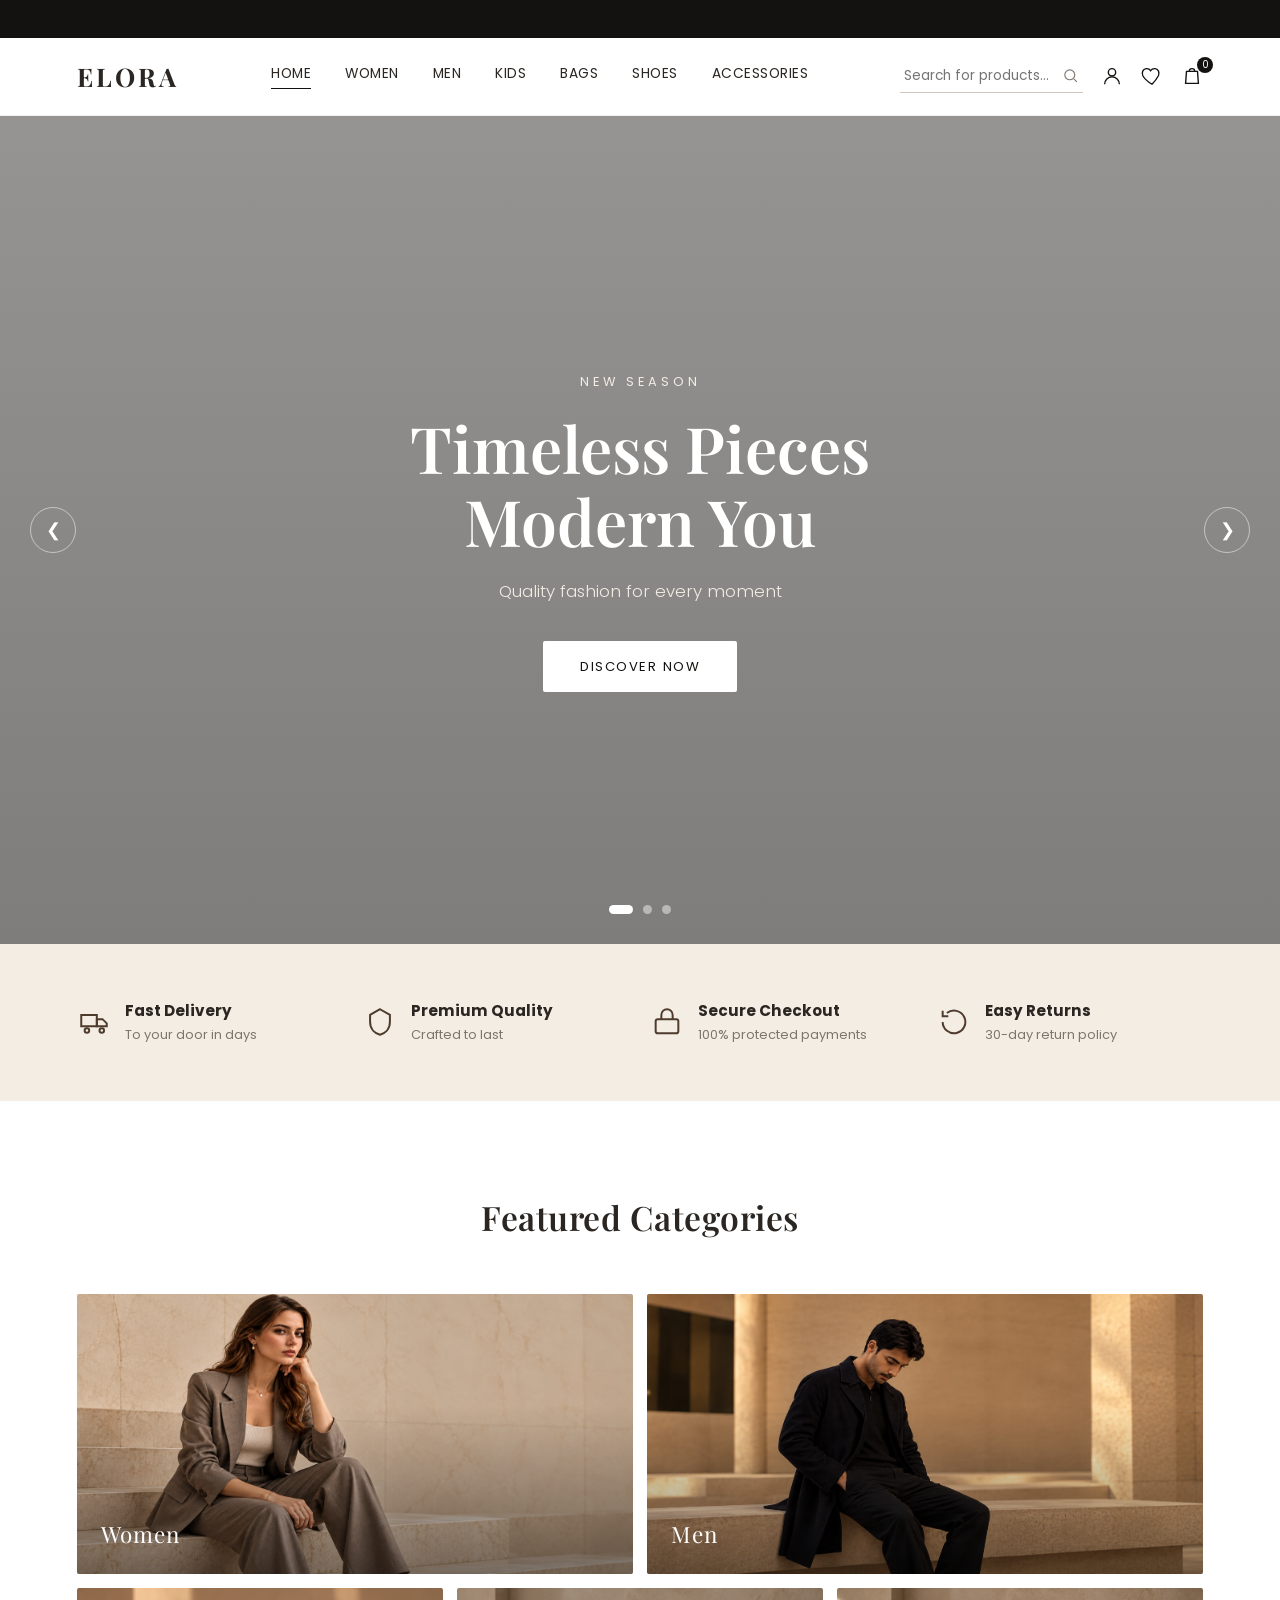
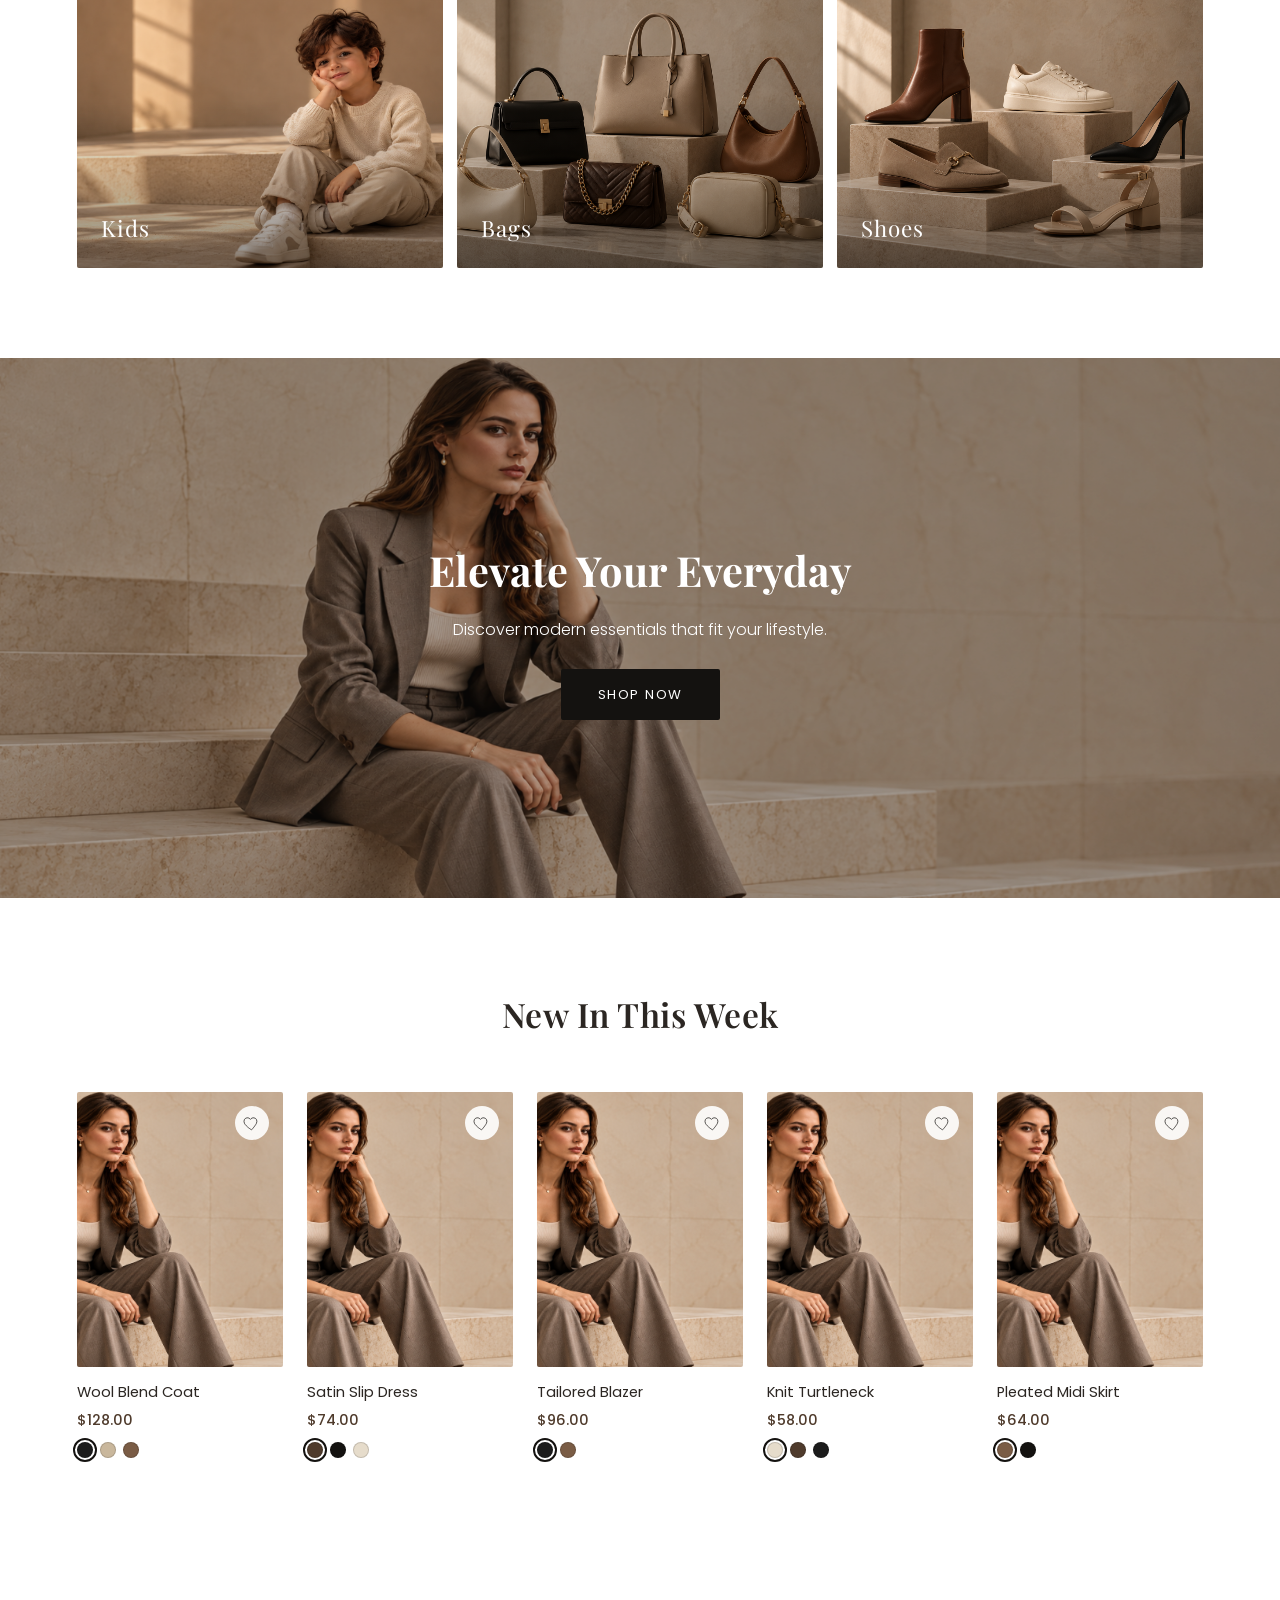
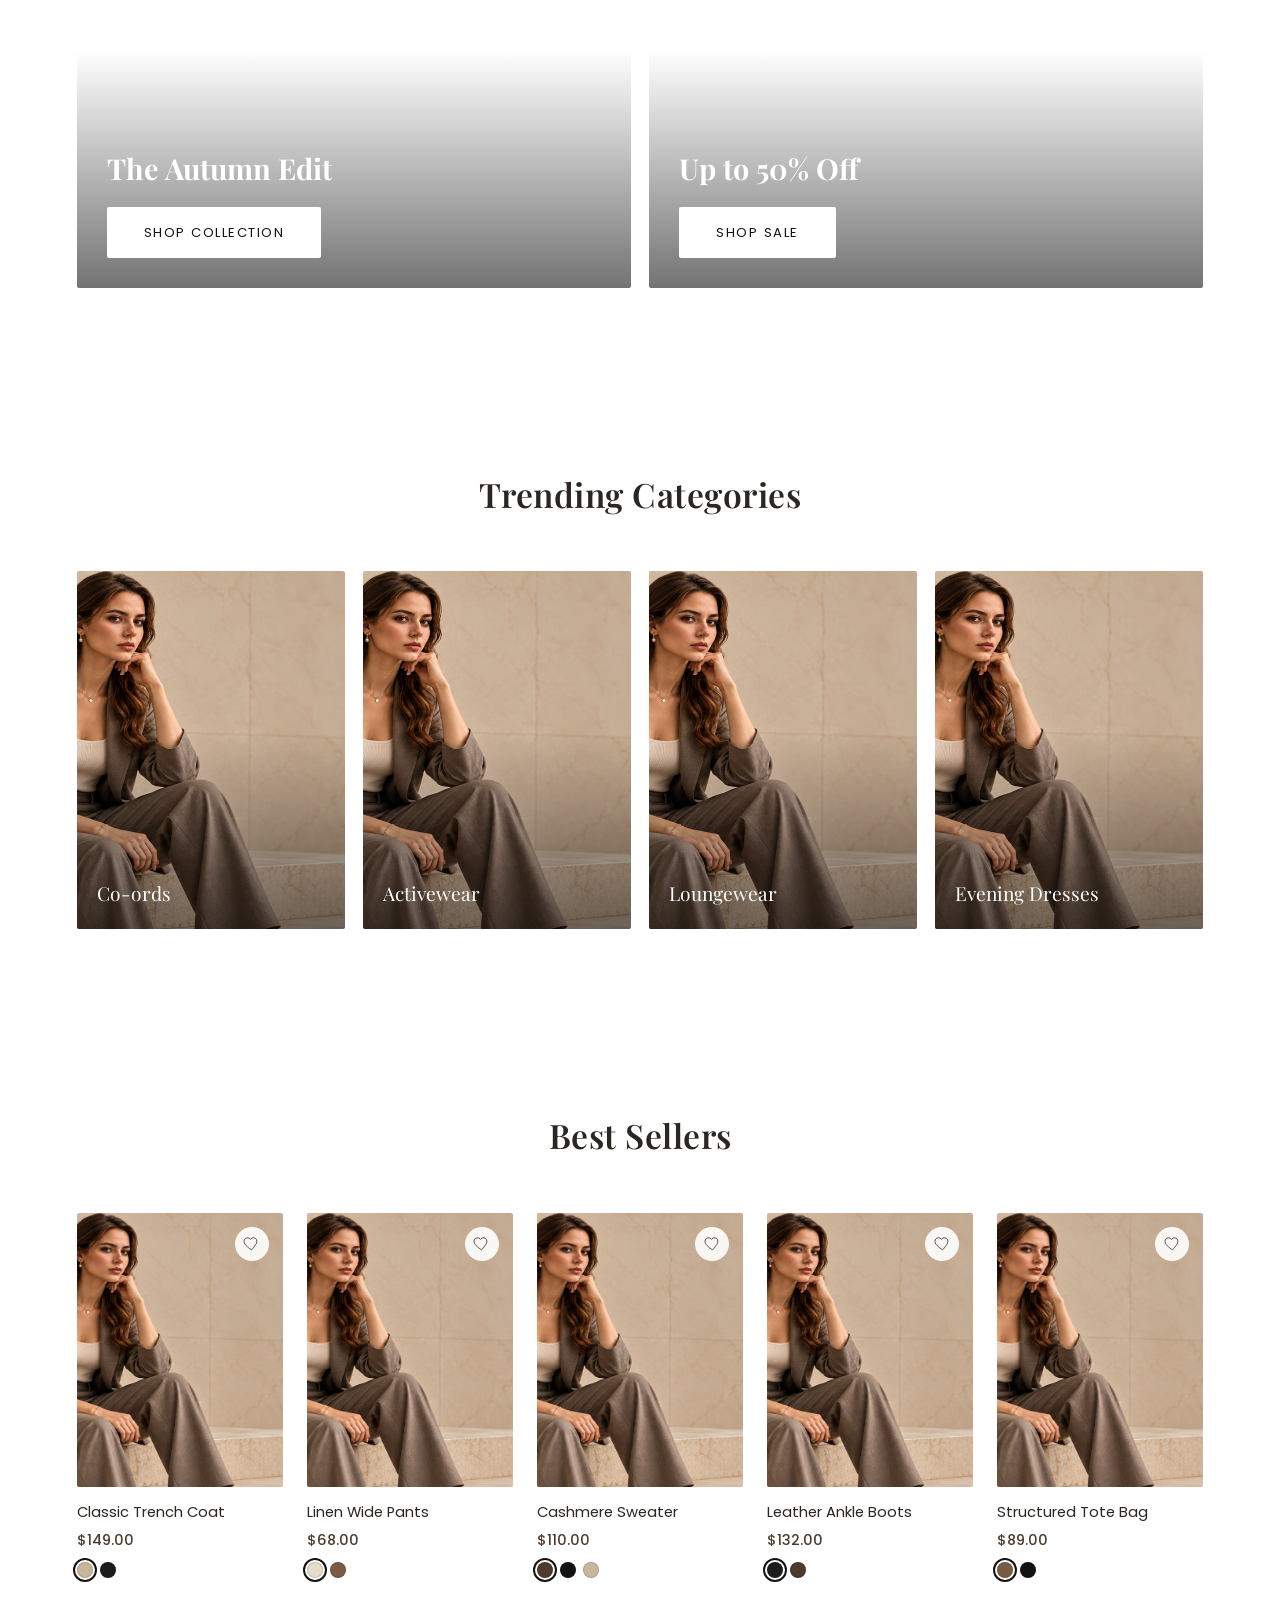
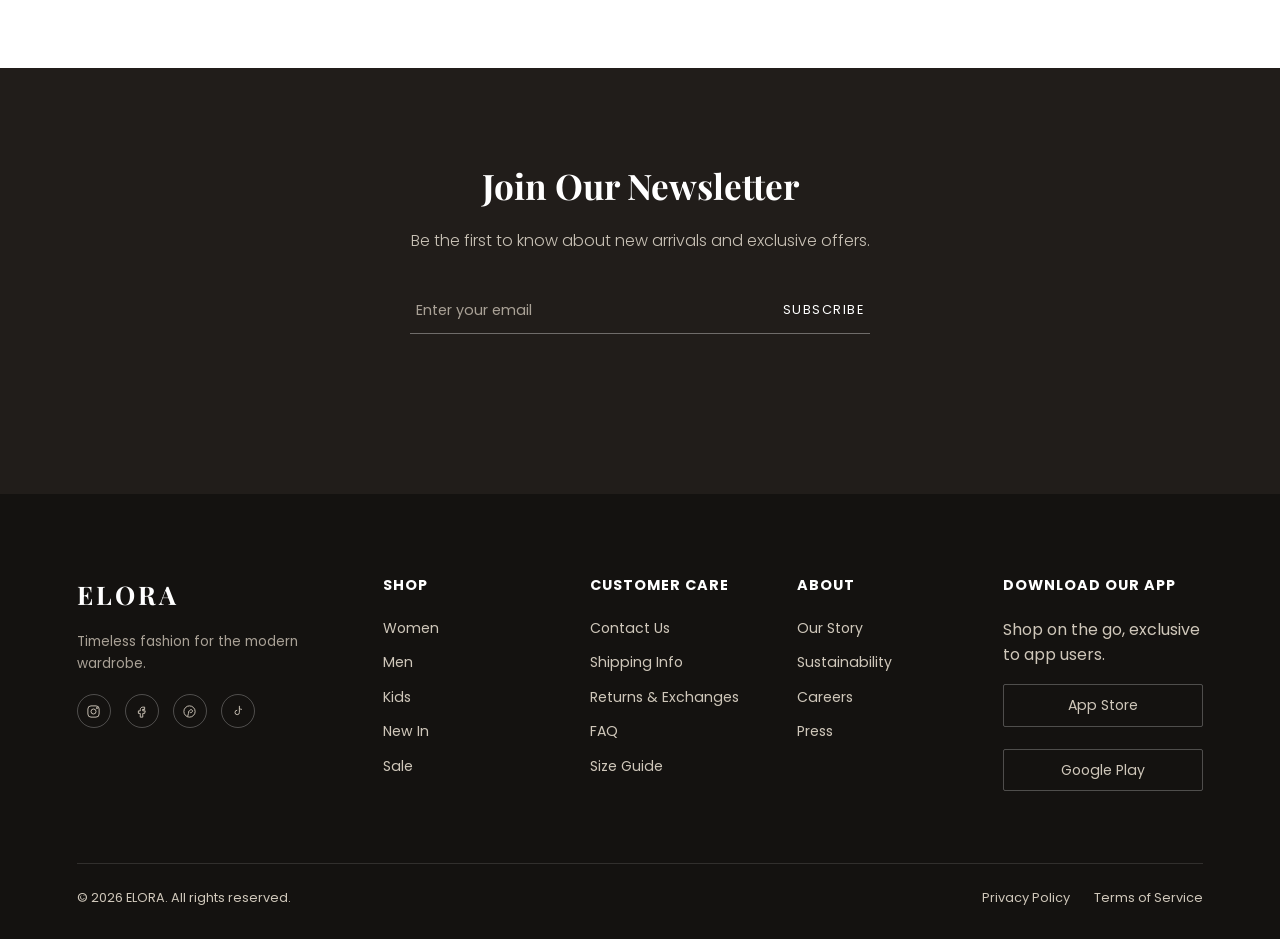
<file: index.html>
<!DOCTYPE html>
<html lang="en">
<head>
<meta charset="UTF-8">
<meta name="viewport" content="width=device-width, initial-scale=1.0">
<title>ELORA | Timeless Fashion</title>
<link rel="preconnect" href="https://fonts.googleapis.com">
<link href="https://fonts.googleapis.com/css2?family=Playfair+Display:wght@400;500;600;700;800&family=Poppins:wght@300;400;500;600&display=swap" rel="stylesheet">
<link rel="stylesheet" href="style.css">
</head>
<body>

<!-- Top Bar -->
<div class="topbar">
  <div class="topbar-track">
    <span>Free shipping on orders over $50</span>
    <span>15% off for new users</span>
    <span>Download our app</span>
    <span>Free shipping on orders over $50</span>
    <span>15% off for new users</span>
    <span>Download our app</span>
  </div>
</div>

<!-- Navbar -->
<header class="navbar" id="navbar">
  <div class="nav-container">
    <button class="menu-toggle" id="menuToggle" aria-label="Open menu" aria-expanded="false">
      <span></span><span></span><span></span>
    </button>

    <a class="logo" href="index.html" aria-label="ELORA home">ELORA</a>

    <nav class="nav-links" id="navLinks" aria-label="Main navigation">
      <a href="index.html" class="active" aria-current="page">Home</a>
      <a href="women.html">Women</a>
      <a href="men.html" aria-label="Men collection">Men</a>
      <a href="kids.html" aria-label="Kids collection">Kids</a>
      <a href="bags.html" aria-label="Bags collection">Bags</a>
      <a href="shoes.html" aria-label="Shoes collection">Shoes</a>
      <a href="accessories.html" aria-label="Accessories collection">Accessories</a>
    </nav>

    <div class="nav-actions">
      <div class="search-box">
        <input type="text" placeholder="Search for products...">
        <svg viewBox="0 0 24 24" fill="none" stroke="currentColor" stroke-width="1.6"><circle cx="11" cy="11" r="7"/><line x1="21" y1="21" x2="16.65" y2="16.65"/></svg>
      </div>
      <button class="icon-btn" aria-label="Account">
        <svg viewBox="0 0 24 24" fill="none" stroke="currentColor" stroke-width="1.5"><circle cx="12" cy="8" r="4"/><path d="M4 21c0-4.4 3.6-8 8-8s8 3.6 8 8"/></svg>
      </button>
      <button class="icon-btn" aria-label="Wishlist">
        <svg viewBox="0 0 24 24" fill="none" stroke="currentColor" stroke-width="1.5"><path d="M12 21s-7.5-4.6-10-9.3C.5 8 2 4.5 5.5 4c2-.3 3.9.6 5 2.2C11.6 4.6 13.5 3.7 15.5 4 19 4.5 20.5 8 19 11.7 16.5 16.4 12 21 12 21z"/></svg>
      </button>
      <button class="icon-btn bag-btn" aria-label="Shopping bag, 0 items">
        <svg viewBox="0 0 24 24" fill="none" stroke="currentColor" stroke-width="1.5"><path d="M6 7h12l1 13H5L6 7z"/><path d="M9 7a3 3 0 0 1 6 0"/></svg>
        <span class="bag-count">0</span>
      </button>
    </div>
  </div>
</header>

<!-- Hero -->
<section class="hero" id="hero">
  <div class="hero-slides">
    <div class="hero-slide active" style="background-image:url('https://images.unsplash.com/photo-1490481651871-ab68de25d43d?q=80&w=1600&auto=format&fit=crop')"></div>
    <div class="hero-slide" style="background-image:url('https://images.unsplash.com/photo-1483985988355-763728e1935b?q=80&w=1600&auto=format&fit=crop')"></div>
    <div class="hero-slide" style="background-image:url('https://images.unsplash.com/photo-1441984904996-e0b6ba687e04?q=80&w=1600&auto=format&fit=crop')"></div>
  </div>
  <div class="hero-overlay"></div>

  <div class="hero-content">
    <span class="hero-tag">NEW SEASON</span>
    <h1>Timeless Pieces<br>Modern You</h1>
    <p>Quality fashion for every moment</p>
    <a href="#new-in" class="btn btn-light">Discover Now</a>
  </div>

  <button class="hero-arrow hero-prev" aria-label="Previous slide">&#10094;</button>
  <button class="hero-arrow hero-next" aria-label="Next slide">&#10095;</button>

  <div class="hero-dots" id="heroDots"></div>
</section>

<!-- Features Bar -->
<section class="features">
  <div class="feature">
    <svg viewBox="0 0 24 24" fill="none" stroke="currentColor" stroke-width="1.4"><path d="M3 7h11v8H3z"/><path d="M14 10h4l3 3v2h-7z"/><circle cx="7" cy="18" r="1.6"/><circle cx="17.5" cy="18" r="1.6"/></svg>
    <div><h4>Fast Delivery</h4><p>To your door in days</p></div>
  </div>
  <div class="feature">
    <svg viewBox="0 0 24 24" fill="none" stroke="currentColor" stroke-width="1.4"><path d="M12 3l7 4v5c0 5-3.5 8-7 9-3.5-1-7-4-7-9V7l7-4z"/></svg>
    <div><h4>Premium Quality</h4><p>Crafted to last</p></div>
  </div>
  <div class="feature">
    <svg viewBox="0 0 24 24" fill="none" stroke="currentColor" stroke-width="1.4"><rect x="4" y="10" width="16" height="10" rx="1.5"/><path d="M8 10V7a4 4 0 0 1 8 0v3"/></svg>
    <div><h4>Secure Checkout</h4><p>100% protected payments</p></div>
  </div>
  <div class="feature">
    <svg viewBox="0 0 24 24" fill="none" stroke="currentColor" stroke-width="1.4"><path d="M4 12a8 8 0 1 0 3-6.3"/><path d="M4 4v4h4"/></svg>
    <div><h4>Easy Returns</h4><p>30-day return policy</p></div>
  </div>
</section>

<!-- Featured Categories -->
<section class="section categories">
  <h2 class="section-title">Featured Categories</h2>
  <div class="category-grid">
    <a class="category-card" href="women.html">
      <img src="images/Women.png" alt="Women">
      <span class="category-name">Women</span>
    </a>
    <a class="category-card" href="#">
      <img src="images/Men.png" alt="Men">
      <span class="category-name">Men</span>
    </a>
    <a class="category-card" href="kids.html">
      <img src="images/Kids.png" alt="Kids">
      <span class="category-name">Kids</span>
    </a>
    <a class="category-card" href="bags.html">
      <img src="images/Bags.png" alt="Bags">
      <span class="category-name">Bags</span>
    </a>
    <a class="category-card" href="shoes.html">
      <img src="images/Shoes.png" alt="Shoes">
      <span class="category-name">Shoes</span>
    </a>
    <a class="category-card" href="accessories.html">
      <img src="images/accessories.png" alt="Accessories">
      <span class="category-name">Accessories</span>
    </a>
  </div>
</section>

<!-- Banner -->
<section class="banner">
  <img src="https://images.unsplash.com/photo-1445205170230-053b83016050?q=80&w=1600&auto=format&fit=crop" alt="Elevate your everyday">
  <div class="banner-text">
    <h2>Elevate Your Everyday</h2>
    <p>Discover modern essentials that fit your lifestyle.</p>
    <a href="#" class="btn btn-dark">Shop Now</a>
  </div>
</section>

<!-- New In This Week -->
<section class="section" id="new-in">
  <h2 class="section-title">New In This Week</h2>
  <div class="product-row" id="newInRow"></div>
</section>

<!-- Two Banners -->
<section class="split-banners">
  <div class="split-banner" style="background-image:url('https://images.unsplash.com/photo-1490578474895-699cd4e2cf59?q=80&w=1200&auto=format&fit=crop')">
    <div class="split-banner-text">
      <h3>The Autumn Edit</h3>
      <a href="#" class="btn btn-light">Shop Collection</a>
    </div>
  </div>
  <div class="split-banner" style="background-image:url('https://images.unsplash.com/photo-1445205170230-053b83016050?q=80&w=1200&auto=format&fit=crop')">
    <div class="split-banner-text">
      <h3>Up to 50% Off</h3>
      <a href="#" class="btn btn-light">Shop Sale</a>
    </div>
  </div>
</section>

<!-- Trending Categories -->
<section class="section trending">
  <h2 class="section-title">Trending Categories</h2>
  <div class="trending-grid">
    <a class="trend-card" href="#">
      <img src="https://images.unsplash.com/photo-1509631179647-0177331693ae?q=80&w=900&auto=format&fit=crop" alt="Co-ords">
      <span>Co-ords</span>
    </a>
    <a class="trend-card" href="#">
      <img src="https://images.unsplash.com/photo-1518611012118-696072aa579a?q=80&w=900&auto=format&fit=crop" alt="Activewear">
      <span>Activewear</span>
    </a>
    <a class="trend-card" href="#">
      <img src="https://images.unsplash.com/photo-1552902019-ebcd97aa9aa0?q=80&w=900&auto=format&fit=crop" alt="Loungewear">
      <span>Loungewear</span>
    </a>
    <a class="trend-card" href="#">
      <img src="https://images.unsplash.com/photo-1566174053879-31528523f8ae?q=80&w=900&auto=format&fit=crop" alt="Evening Dresses">
      <span>Evening Dresses</span>
    </a>
  </div>
</section>

<!-- Best Sellers -->
<section class="section">
  <h2 class="section-title">Best Sellers</h2>
  <div class="product-row" id="bestSellersRow"></div>
</section>

<!-- Newsletter -->
<section class="newsletter">
  <h2>Join Our Newsletter</h2>
  <p>Be the first to know about new arrivals and exclusive offers.</p>
  <form class="newsletter-form" id="newsletterForm">
    <input type="email" placeholder="Enter your email" required>
    <button type="submit">Subscribe</button>
  </form>
  <p class="newsletter-msg" id="newsletterMsg"></p>
</section>

<!-- Footer -->
<footer class="footer">
  <div class="footer-grid">
    <div class="footer-col footer-brand">
      <div class="logo">ELORA</div>
      <p>Timeless fashion for the modern wardrobe.</p>
      <div class="social-icons">
        <a href="#" aria-label="Instagram"><svg viewBox="0 0 24 24" fill="none" stroke="currentColor" stroke-width="1.5"><rect x="3" y="3" width="18" height="18" rx="5"/><circle cx="12" cy="12" r="4"/><circle cx="17.5" cy="6.5" r="1"/></svg></a>
        <a href="#" aria-label="Facebook"><svg viewBox="0 0 24 24" fill="none" stroke="currentColor" stroke-width="1.5"><path d="M14 9h3V5h-3c-2.2 0-4 1.8-4 4v2H7v4h3v6h4v-6h3l1-4h-4v-2c0-.6.4-1 1-1z"/></svg></a>
        <a href="#" aria-label="Pinterest"><svg viewBox="0 0 24 24" fill="none" stroke="currentColor" stroke-width="1.5"><circle cx="12" cy="12" r="9"/><path d="M9 20c1-3 1.5-6 2-9m1 0c.3-1.5 2-2.5 3.5-1.8 1.6.7 1.8 3-.2 4.3-1 .6-2.3.4-2.8-.5"/></svg></a>
        <a href="#" aria-label="TikTok"><svg viewBox="0 0 24 24" fill="none" stroke="currentColor" stroke-width="1.5"><path d="M15 3v10.5a3.5 3.5 0 1 1-3.5-3.5"/><path d="M15 7c1.4 1.3 2.5 1.6 4 1.6"/></svg></a>
      </div>
    </div>

    <div class="footer-col">
      <h4>Shop</h4>
      <a href="#">Women</a>
      <a href="#">Men</a>
      <a href="#">Kids</a>
      <a href="#">New In</a>
      <a href="#">Sale</a>
    </div>

    <div class="footer-col">
      <h4>Customer Care</h4>
      <a href="#">Contact Us</a>
      <a href="#">Shipping Info</a>
      <a href="#">Returns &amp; Exchanges</a>
      <a href="#">FAQ</a>
      <a href="#">Size Guide</a>
    </div>

    <div class="footer-col">
      <h4>About</h4>
      <a href="#">Our Story</a>
      <a href="#">Sustainability</a>
      <a href="#">Careers</a>
      <a href="#">Press</a>
    </div>

    <div class="footer-col">
      <h4>Download Our App</h4>
      <p>Shop on the go, exclusive to app users.</p>
      <div class="app-badges">
        <a href="#" class="app-badge">App Store</a>
        <a href="#" class="app-badge">Google Play</a>
      </div>
    </div>
  </div>

  <div class="footer-bottom">
    <p>&copy; 2026 ELORA. All rights reserved.</p>
    <div class="footer-legal">
      <a href="#">Privacy Policy</a>
      <a href="#">Terms of Service</a>
    </div>
  </div>
</footer>

<div class="mobile-overlay" id="mobileOverlay"></div>

<script src="script.js"></script>
</body>
</html>
</file>
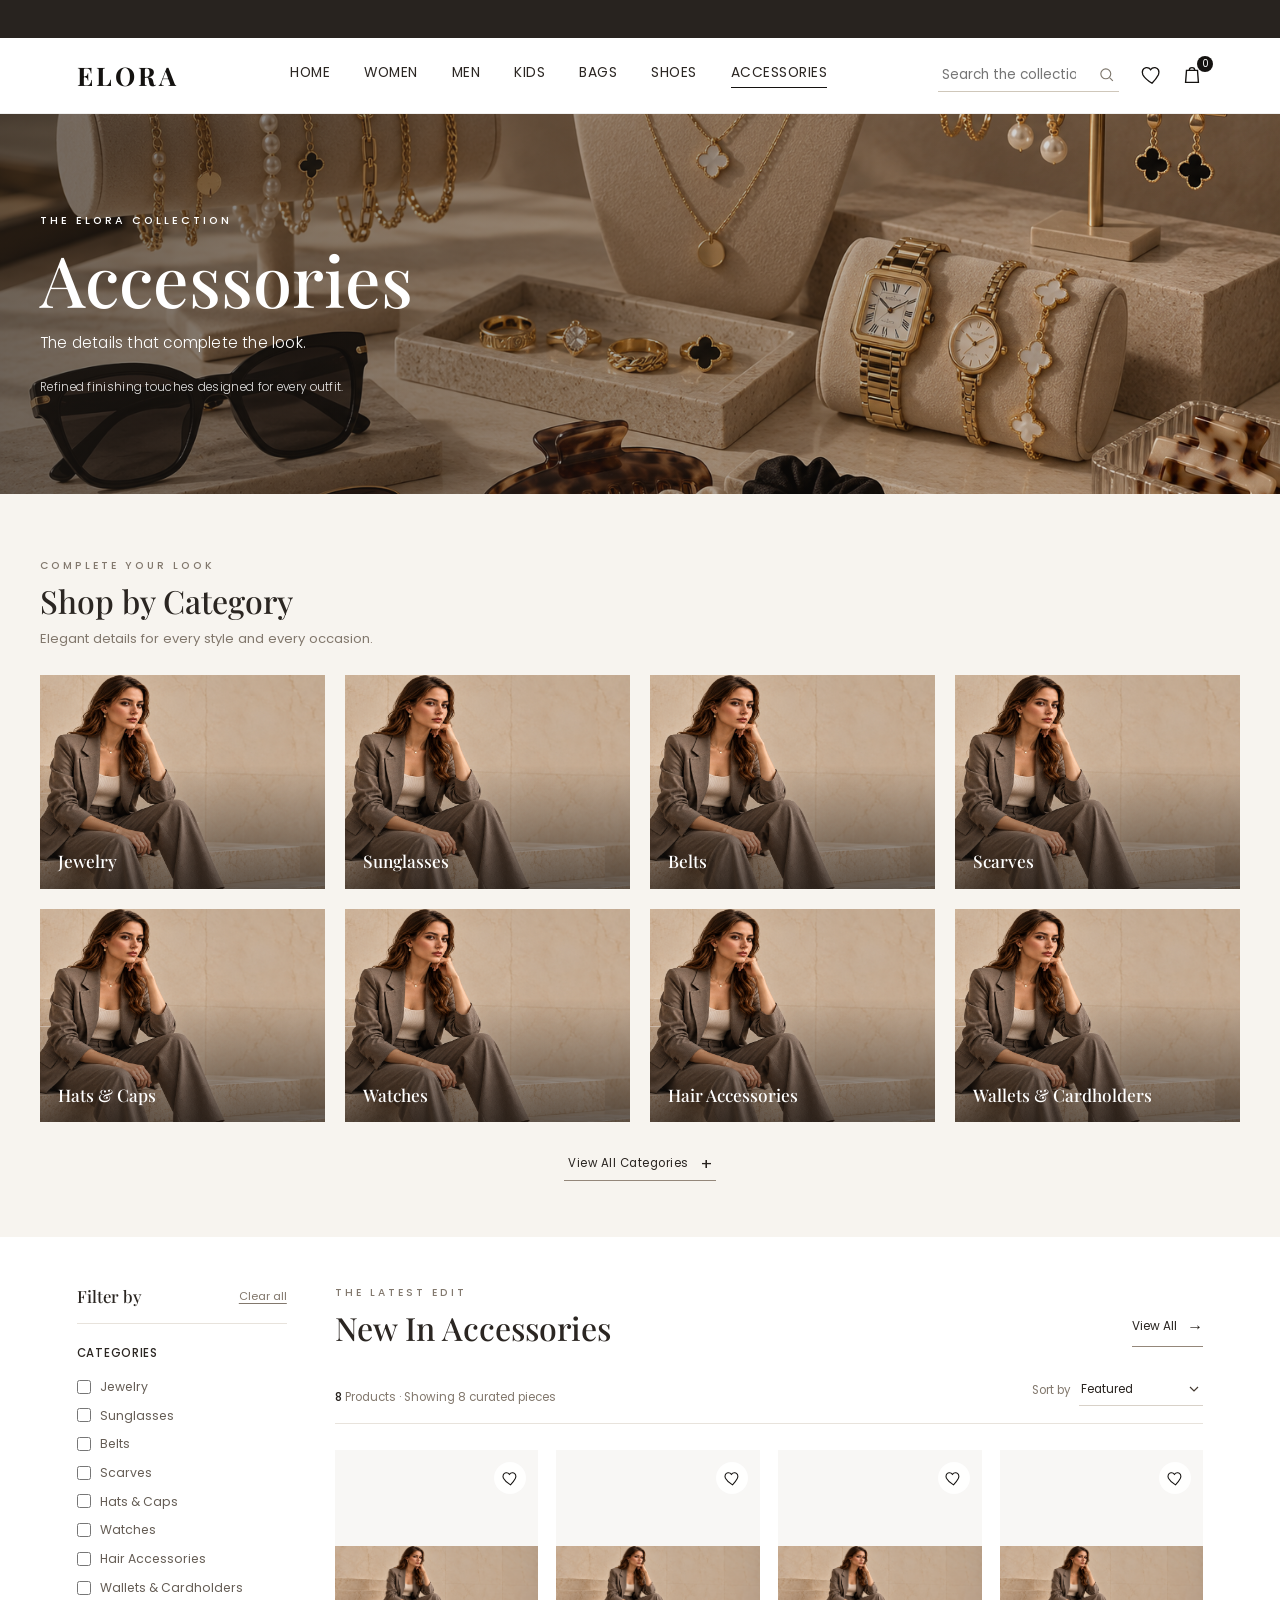
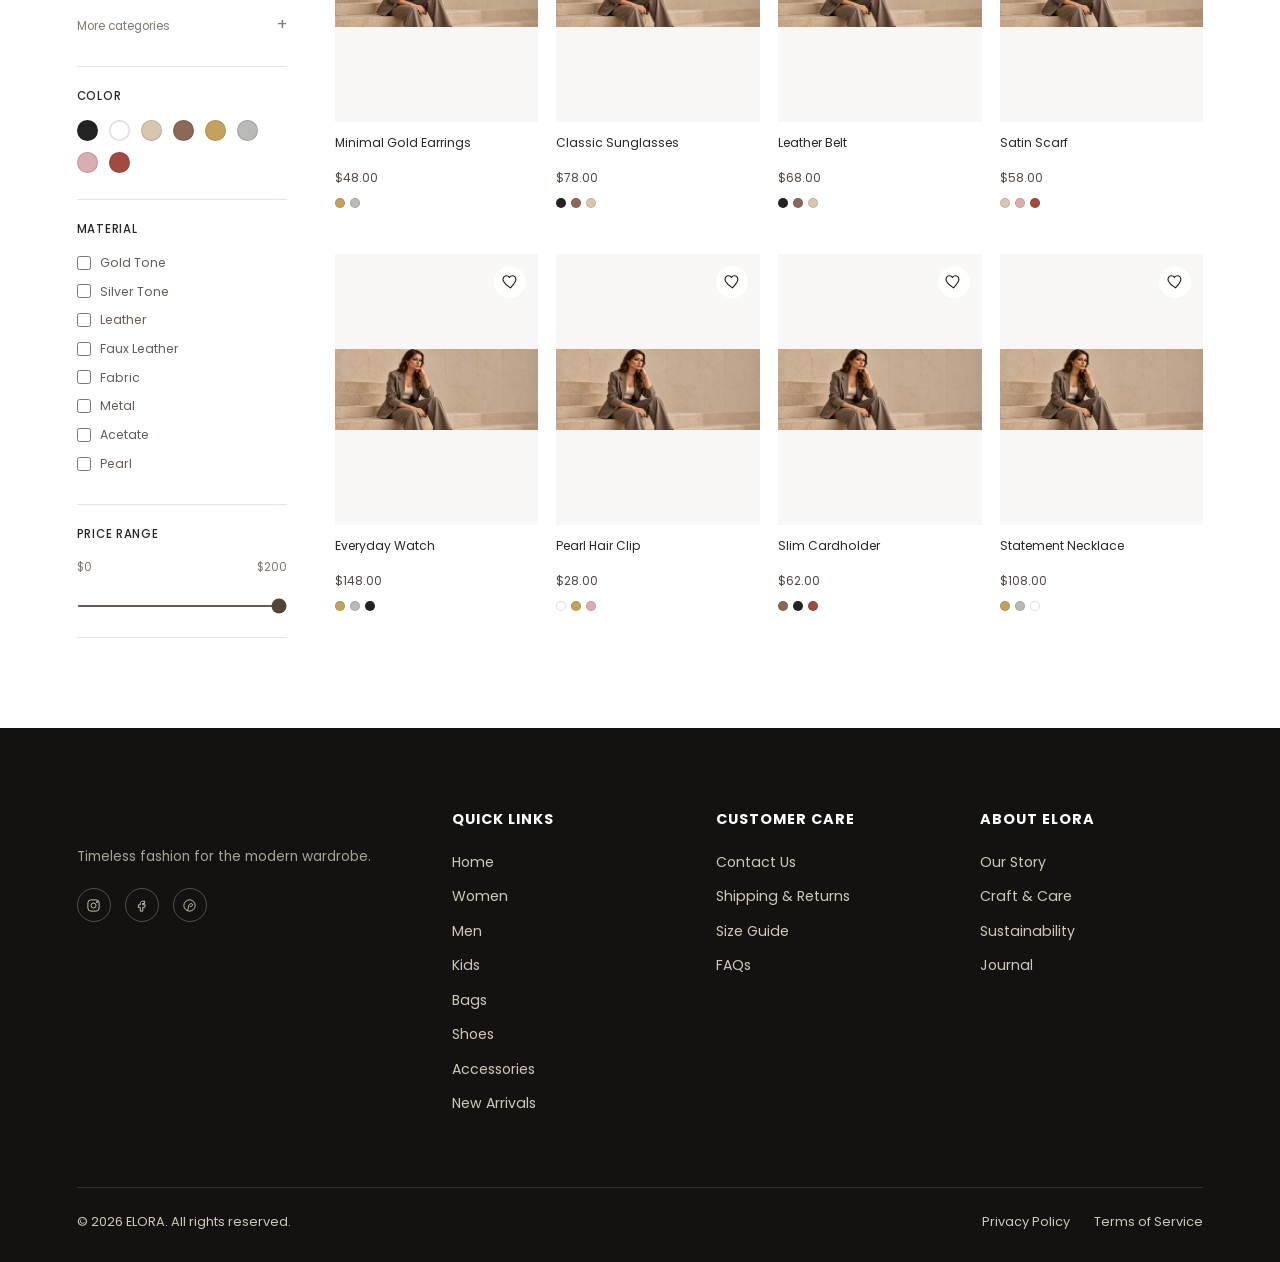
<file: accessories.html>
<!DOCTYPE html>
<html lang="en">
<head>
  <meta charset="UTF-8">
  <meta name="viewport" content="width=device-width, initial-scale=1.0">
  <meta name="description" content="Discover ELORA accessories: refined finishing touches and timeless details for every look.">
  <title>Accessories | ELORA</title>
  <link rel="preconnect" href="https://fonts.googleapis.com">
  <link rel="preconnect" href="https://fonts.gstatic.com" crossorigin>
  <link href="https://fonts.googleapis.com/css2?family=Playfair+Display:wght@400;500;600;700&family=Poppins:wght@300;400;500;600&display=swap" rel="stylesheet">
  <link rel="stylesheet" href="style.css">
</head>
<body class="women-page">
  <div class="topbar women-topbar">
    <div class="topbar-track">
      <span>Complimentary shipping on orders over $100</span>
      <span>Thoughtfully made. Made to last.</span>
      <span>Complimentary shipping on orders over $100</span>
      <span>Thoughtfully made. Made to last.</span>
    </div>
  </div>

  <header class="navbar" id="navbar">
    <div class="nav-container">
      <button class="menu-toggle" id="menuToggle" aria-label="Open menu" aria-expanded="false">
        <span></span><span></span><span></span>
      </button>
      <a class="logo" href="index.html" aria-label="ELORA home">ELORA</a>
      <nav class="nav-links" id="navLinks" aria-label="Main navigation">
        <a href="index.html">Home</a>
        <a href="women.html">Women</a>
        <a href="men.html">Men</a>
        <a href="kids.html">Kids</a>
        <a href="bags.html">Bags</a>
        <a href="shoes.html">Shoes</a>
        <a href="accessories.html" class="active" aria-current="page">Accessories</a>
      </nav>
      <div class="nav-actions">
        <label class="search-box women-search-box">
          <input id="accessoriesSearch" type="search" placeholder="Search the collection" aria-label="Search accessories">
          <svg viewBox="0 0 24 24" fill="none" stroke="currentColor" stroke-width="1.6" aria-hidden="true"><circle cx="11" cy="11" r="7"/><line x1="21" y1="21" x2="16.65" y2="16.65"/></svg>
        </label>
        <button class="icon-btn" aria-label="Wishlist">
          <svg viewBox="0 0 24 24" fill="none" stroke="currentColor" stroke-width="1.5" aria-hidden="true"><path d="M12 21s-7.5-4.6-10-9.3C.5 8 2 4.5 5.5 4c2-.3 3.9.6 5 2.2C11.6 4.6 13.5 3.7 15.5 4 19 4.5 20.5 8 19 11.7 16.5 16.4 12 21 12 21z"/></svg>
        </button>
        <button class="icon-btn bag-btn" aria-label="Shopping bag, 0 items">
          <svg viewBox="0 0 24 24" fill="none" stroke="currentColor" stroke-width="1.5" aria-hidden="true"><path d="M6 7h12l1 13H5L6 7z"/><path d="M9 7a3 3 0 0 1 6 0"/></svg>
          <span class="bag-count">0</span>
        </button>
      </div>
    </div>
  </header>

  <main>
    <section class="collection-hero" aria-labelledby="collectionTitle">
      <img src="images/accessories.png" alt="ELORA accessories collection" fetchpriority="high">
      <div class="collection-hero-shade"></div>
      <div class="collection-hero-copy">
        <p class="eyebrow">THE ELORA COLLECTION</p>
        <h1 id="collectionTitle">Accessories</h1>
        <p class="collection-hero-description">The details that complete the look.</p>
        <p class="collection-hero-note">Refined finishing touches designed for every outfit.</p>
      </div>
    </section>

    <section class="women-category-browser" aria-labelledby="categoryHeading">
      <div class="category-browser-inner">
        <div class="category-browser-heading">
          <p class="eyebrow">COMPLETE YOUR LOOK</p>
          <h2 id="categoryHeading">Shop by Category</h2>
          <p>Elegant details for every style and every occasion.</p>
        </div>
        <div class="women-category-grid">
          <a class="women-category-card" href="#accessories-new-in" data-accessory-category="jewelry"><img src="https://images.unsplash.com/photo-1611652022419-a9419f74343d?q=85&w=800&auto=format&fit=crop" alt="" loading="lazy"><span>Jewelry</span></a>
          <a class="women-category-card" href="#accessories-new-in" data-accessory-category="sunglasses"><img src="https://images.unsplash.com/photo-1511499767150-a48a237f0083?q=85&w=800&auto=format&fit=crop" alt="" loading="lazy"><span>Sunglasses</span></a>
          <a class="women-category-card" href="#accessories-new-in" data-accessory-category="belts"><img src="https://images.unsplash.com/photo-1627123424574-724758594e93?q=85&w=800&auto=format&fit=crop" alt="" loading="lazy"><span>Belts</span></a>
          <a class="women-category-card" href="#accessories-new-in" data-accessory-category="scarves"><img src="https://images.unsplash.com/photo-1601924994987-69e26d50dc26?q=85&w=800&auto=format&fit=crop" alt="" loading="lazy"><span>Scarves</span></a>
          <a class="women-category-card" href="#accessories-new-in" data-accessory-category="hats-caps"><img src="https://images.unsplash.com/photo-1521369909029-2afed882baee?q=85&w=800&auto=format&fit=crop" alt="" loading="lazy"><span>Hats &amp; Caps</span></a>
          <a class="women-category-card" href="#accessories-new-in" data-accessory-category="watches"><img src="https://images.unsplash.com/photo-1523170335258-f5ed11844a49?q=85&w=800&auto=format&fit=crop" alt="" loading="lazy"><span>Watches</span></a>
          <a class="women-category-card" href="#accessories-new-in" data-accessory-category="hair-accessories"><img src="https://images.unsplash.com/photo-1599643478518-a784e5dc4c8f?q=85&w=800&auto=format&fit=crop" alt="" loading="lazy"><span>Hair Accessories</span></a>
          <a class="women-category-card" href="#accessories-new-in" data-accessory-category="wallets-cardholders"><img src="https://images.unsplash.com/photo-1627123424574-724758594e93?q=85&w=800&auto=format&fit=crop" alt="" loading="lazy"><span>Wallets &amp; Cardholders</span></a>
        </div>
        <div class="additional-categories" id="accessoriesAdditionalCategories" hidden>
          <a class="women-category-card" href="#accessories-new-in" data-accessory-category="gloves"><img src="https://images.unsplash.com/photo-1511499767150-a48a237f0083?q=85&w=800&auto=format&fit=crop" alt="" loading="lazy"><span>Gloves</span></a>
          <a class="women-category-card" href="#accessories-new-in" data-accessory-category="socks"><img src="https://images.unsplash.com/photo-1509631179647-0177331693ae?q=85&w=800&auto=format&fit=crop" alt="" loading="lazy"><span>Socks</span></a>
          <a class="women-category-card" href="#accessories-new-in" data-accessory-category="tights"><img src="https://images.unsplash.com/photo-1495385794356-15371f348c31?q=85&w=800&auto=format&fit=crop" alt="" loading="lazy"><span>Tights</span></a>
          <a class="women-category-card" href="#accessories-new-in" data-accessory-category="keychains"><img src="https://images.unsplash.com/photo-1611652022419-a9419f74343d?q=85&w=800&auto=format&fit=crop" alt="" loading="lazy"><span>Keychains</span></a>
          <a class="women-category-card" href="#accessories-new-in" data-accessory-category="phone-accessories"><img src="https://images.unsplash.com/photo-1601924994987-69e26d50dc26?q=85&w=800&auto=format&fit=crop" alt="" loading="lazy"><span>Phone Accessories</span></a>
          <a class="women-category-card" href="#accessories-new-in" data-accessory-category="travel-accessories"><img src="https://images.unsplash.com/photo-1622560480654-d96214fdc887?q=85&w=800&auto=format&fit=crop" alt="" loading="lazy"><span>Travel Accessories</span></a>
          <a class="women-category-card" href="#accessories-new-in" data-accessory-category="beauty-accessories"><img src="https://images.unsplash.com/photo-1571781926291-c477ebfd024b?q=85&w=800&auto=format&fit=crop" alt="" loading="lazy"><span>Beauty Accessories</span></a>
          <a class="women-category-card" href="#accessories-new-in" data-accessory-category="gift-accessories"><img src="images/Bags.png" alt="" loading="lazy"><span>Gift Accessories</span></a>
        </div>
        <button class="view-categories-button" id="accessoriesViewCategories" type="button" aria-expanded="false" aria-controls="accessoriesAdditionalCategories">View All Categories <span aria-hidden="true">+</span></button>
      </div>
    </section>

    <section class="collection-layout" id="accessories-new-in" aria-label="New accessories">
      <aside class="collection-sidebar" id="accessoriesCollectionSidebar" aria-label="Accessories filters">
        <div class="sidebar-heading">
          <h2>Filter by</h2>
          <button type="button" id="accessoriesClearFilters" class="text-button">Clear all</button>
        </div>
        <fieldset class="filter-group">
          <legend>Categories</legend>
          <label><input type="checkbox" name="accessories-category" value="jewelry"><span>Jewelry</span></label>
          <label><input type="checkbox" name="accessories-category" value="sunglasses"><span>Sunglasses</span></label>
          <label><input type="checkbox" name="accessories-category" value="belts"><span>Belts</span></label>
          <label><input type="checkbox" name="accessories-category" value="scarves"><span>Scarves</span></label>
          <label><input type="checkbox" name="accessories-category" value="hats-caps"><span>Hats &amp; Caps</span></label>
          <label><input type="checkbox" name="accessories-category" value="watches"><span>Watches</span></label>
          <label><input type="checkbox" name="accessories-category" value="hair-accessories"><span>Hair Accessories</span></label>
          <label><input type="checkbox" name="accessories-category" value="wallets-cardholders"><span>Wallets &amp; Cardholders</span></label>
          <details class="extra-filter-categories">
            <summary>More categories</summary>
            <label><input type="checkbox" name="accessories-category" value="gloves"><span>Gloves</span></label>
            <label><input type="checkbox" name="accessories-category" value="socks"><span>Socks</span></label>
            <label><input type="checkbox" name="accessories-category" value="tights"><span>Tights</span></label>
            <label><input type="checkbox" name="accessories-category" value="keychains"><span>Keychains</span></label>
            <label><input type="checkbox" name="accessories-category" value="phone-accessories"><span>Phone Accessories</span></label>
            <label><input type="checkbox" name="accessories-category" value="travel-accessories"><span>Travel Accessories</span></label>
            <label><input type="checkbox" name="accessories-category" value="beauty-accessories"><span>Beauty Accessories</span></label>
            <label><input type="checkbox" name="accessories-category" value="gift-accessories"><span>Gift Accessories</span></label>
          </details>
        </fieldset>
        <fieldset class="filter-group">
          <legend>Color</legend>
          <div class="swatch-options">
            <button type="button" class="filter-swatch" data-accessory-color="black" aria-label="Black" aria-pressed="false" style="--swatch:#252321"></button>
            <button type="button" class="filter-swatch" data-accessory-color="white" aria-label="White" aria-pressed="false" style="--swatch:#fff"></button>
            <button type="button" class="filter-swatch" data-accessory-color="beige" aria-label="Beige" aria-pressed="false" style="--swatch:#d7c7ae"></button>
            <button type="button" class="filter-swatch" data-accessory-color="brown" aria-label="Brown" aria-pressed="false" style="--swatch:#8a6955"></button>
            <button type="button" class="filter-swatch" data-accessory-color="gold" aria-label="Gold" aria-pressed="false" style="--swatch:#c6a15b"></button>
            <button type="button" class="filter-swatch" data-accessory-color="silver" aria-label="Silver" aria-pressed="false" style="--swatch:#b9b9b6"></button>
            <button type="button" class="filter-swatch" data-accessory-color="pink" aria-label="Pink" aria-pressed="false" style="--swatch:#d9aeb0"></button>
            <button type="button" class="filter-swatch" data-accessory-color="red" aria-label="Red" aria-pressed="false" style="--swatch:#a34a3f"></button>
          </div>
        </fieldset>
        <fieldset class="filter-group">
          <legend>Material</legend>
          <label><input type="checkbox" name="accessories-material" value="gold-tone"><span>Gold Tone</span></label>
          <label><input type="checkbox" name="accessories-material" value="silver-tone"><span>Silver Tone</span></label>
          <label><input type="checkbox" name="accessories-material" value="leather"><span>Leather</span></label>
          <label><input type="checkbox" name="accessories-material" value="faux-leather"><span>Faux Leather</span></label>
          <label><input type="checkbox" name="accessories-material" value="fabric"><span>Fabric</span></label>
          <label><input type="checkbox" name="accessories-material" value="metal"><span>Metal</span></label>
          <label><input type="checkbox" name="accessories-material" value="acetate"><span>Acetate</span></label>
          <label><input type="checkbox" name="accessories-material" value="pearl"><span>Pearl</span></label>
        </fieldset>
        <fieldset class="filter-group price-filter">
          <legend>Price range</legend>
          <div class="price-values"><span>$0</span><output id="accessoriesPriceOutput" for="accessoriesPriceRange">$200</output></div>
          <input id="accessoriesPriceRange" type="range" min="0" max="200" value="200" aria-label="Maximum price">
        </fieldset>
      </aside>

      <div class="collection-results">
        <div class="men-products-heading">
          <div><p class="eyebrow">THE LATEST EDIT</p><h2 id="accessoriesProductsHeading">New In Accessories</h2></div>
          <a class="men-view-all" href="#accessoriesProductGrid">View All <span aria-hidden="true">&rarr;</span></a>
        </div>
        <div class="collection-toolbar">
          <div class="result-heading"><p><strong id="accessoriesProductCount">8</strong> Products <span id="accessoriesVisibleCount">· Showing 8 curated pieces</span></p></div>
          <div class="toolbar-controls">
            <button type="button" class="filter-toggle" id="accessoriesFiltersToggle" aria-expanded="false" aria-controls="accessoriesCollectionSidebar">
              <svg viewBox="0 0 24 24" fill="none" stroke="currentColor" stroke-width="1.6" aria-hidden="true"><path d="M4 7h16M7 12h10m-7 5h4"/><circle cx="8" cy="7" r="1.5" fill="currentColor"/><circle cx="15" cy="12" r="1.5" fill="currentColor"/></svg>
              Filters
            </button>
            <label class="sort-control"><span>Sort by</span>
              <select id="accessoriesSortProducts" aria-label="Sort accessories">
                <option value="featured">Featured</option>
                <option value="newest">Newest</option>
                <option value="low-high">Price: Low to High</option>
                <option value="high-low">Price: High to Low</option>
              </select>
            </label>
          </div>
        </div>
        <div class="women-product-grid" id="accessoriesProductGrid" aria-live="polite"></div>
        <p class="empty-state" id="accessoriesEmptyState" hidden>No accessories match those filters. Try adjusting your selection.</p>
      </div>
    </section>
  </main>

  <footer class="footer women-footer">
    <div class="footer-grid">
      <div class="footer-col footer-brand">
        <a class="logo" href="index.html">ELORA</a>
        <p>Timeless fashion for the modern wardrobe.</p>
        <div class="social-icons">
          <a href="#" aria-label="Instagram"><svg viewBox="0 0 24 24" fill="none" stroke="currentColor" stroke-width="1.5"><rect x="3" y="3" width="18" height="18" rx="5"/><circle cx="12" cy="12" r="4"/><circle cx="17.5" cy="6.5" r="1"/></svg></a>
          <a href="#" aria-label="Facebook"><svg viewBox="0 0 24 24" fill="none" stroke="currentColor" stroke-width="1.5"><path d="M14 9h3V5h-3c-2.2 0-4 1.8-4 4v2H7v4h3v6h4v-6h3l1-4h-4v-2c0-.6.4-1 1-1z"/></svg></a>
          <a href="#" aria-label="Pinterest"><svg viewBox="0 0 24 24" fill="none" stroke="currentColor" stroke-width="1.5"><circle cx="12" cy="12" r="9"/><path d="M9 20c1-3 1.5-6 2-9m1 0c.3-1.5 2-2.5 3.5-1.8 1.6.7 1.8 3-.2 4.3-1 .6-2.3.4-2.8-.5"/></svg></a>
        </div>
      </div>
      <div class="footer-col"><h4>Quick Links</h4><a href="index.html">Home</a><a href="women.html">Women</a><a href="men.html">Men</a><a href="kids.html">Kids</a><a href="bags.html">Bags</a><a href="shoes.html">Shoes</a><a href="accessories.html">Accessories</a><a href="#accessories-new-in">New Arrivals</a></div>
      <div class="footer-col"><h4>Customer Care</h4><a href="#">Contact Us</a><a href="#">Shipping &amp; Returns</a><a href="#">Size Guide</a><a href="#">FAQs</a></div>
      <div class="footer-col"><h4>About ELORA</h4><a href="#">Our Story</a><a href="#">Craft &amp; Care</a><a href="#">Sustainability</a><a href="#">Journal</a></div>
    </div>
    <div class="footer-bottom">
      <p>&copy; 2026 ELORA. All rights reserved.</p>
      <div class="footer-legal"><a href="#">Privacy Policy</a><a href="#">Terms of Service</a></div>
    </div>
  </footer>

  <div class="mobile-overlay" id="mobileOverlay"></div>
  <script src="script.js"></script>
</body>
</html>
</file>
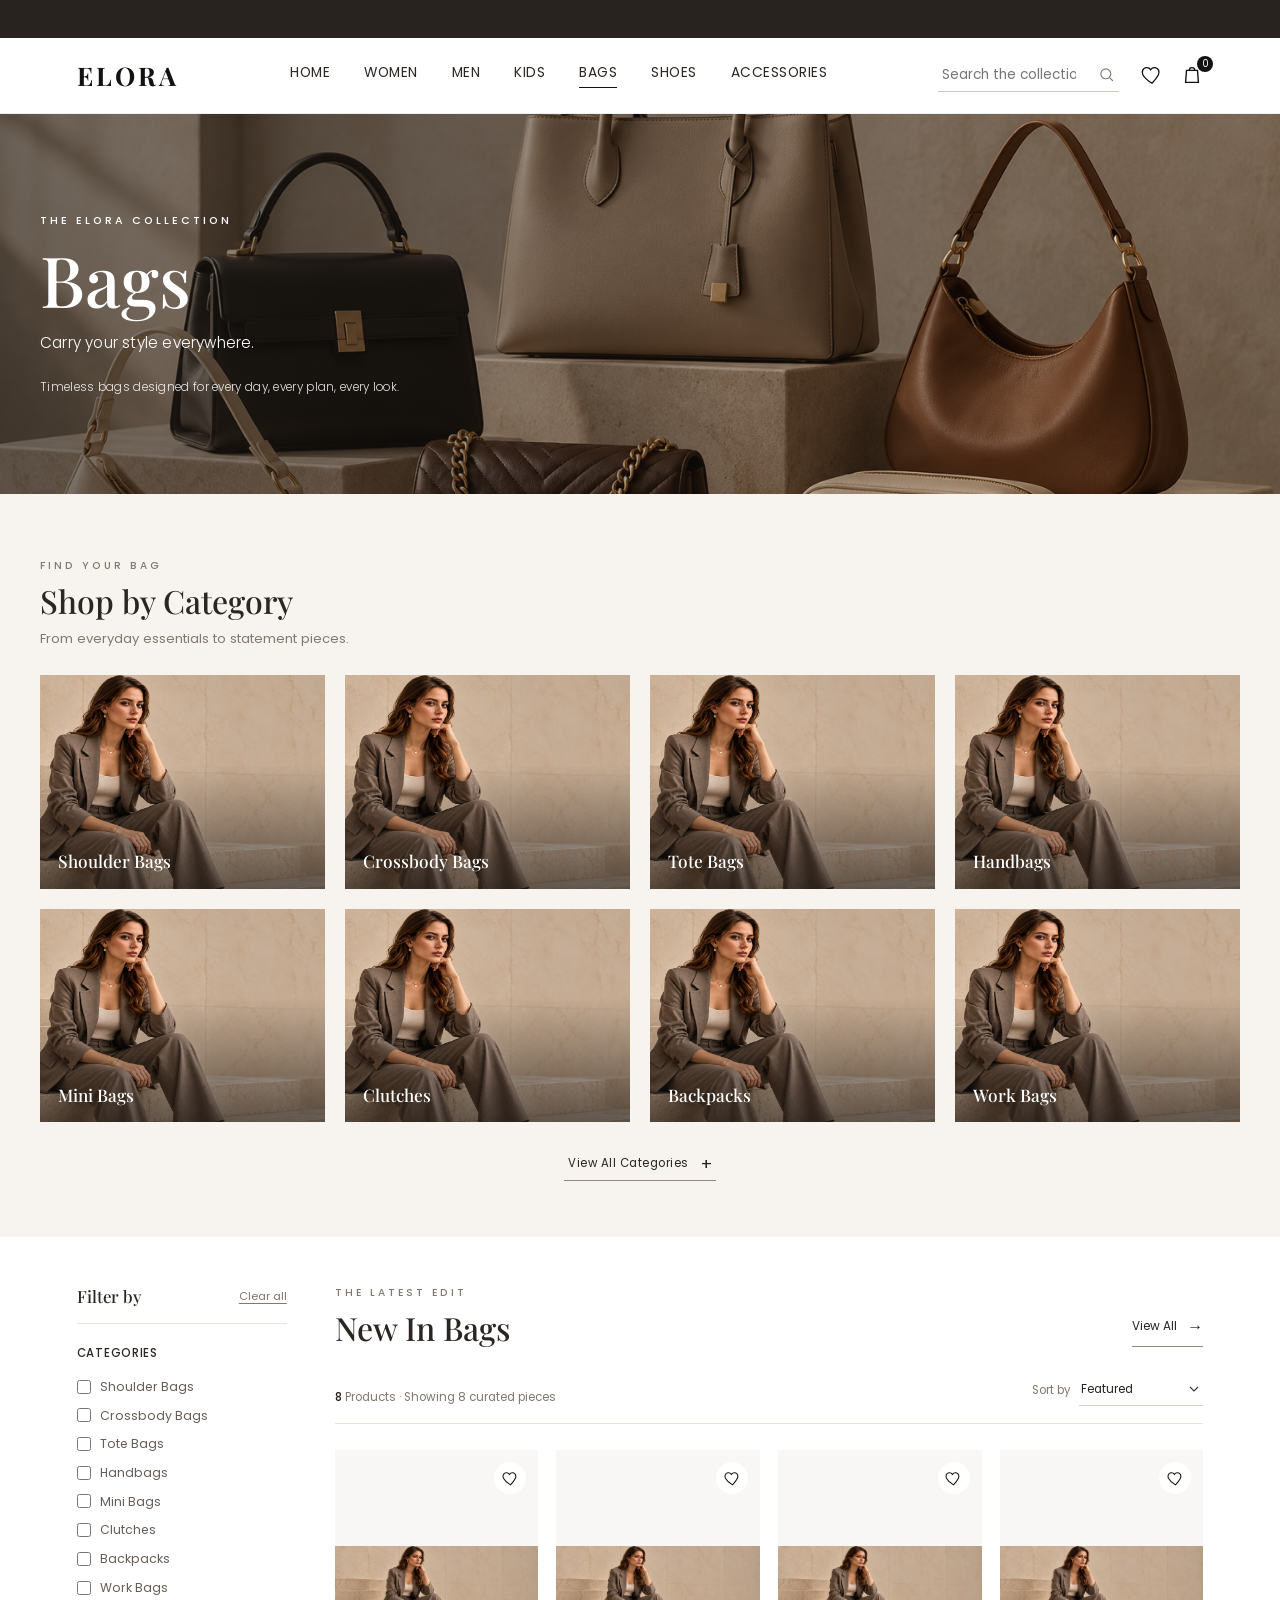
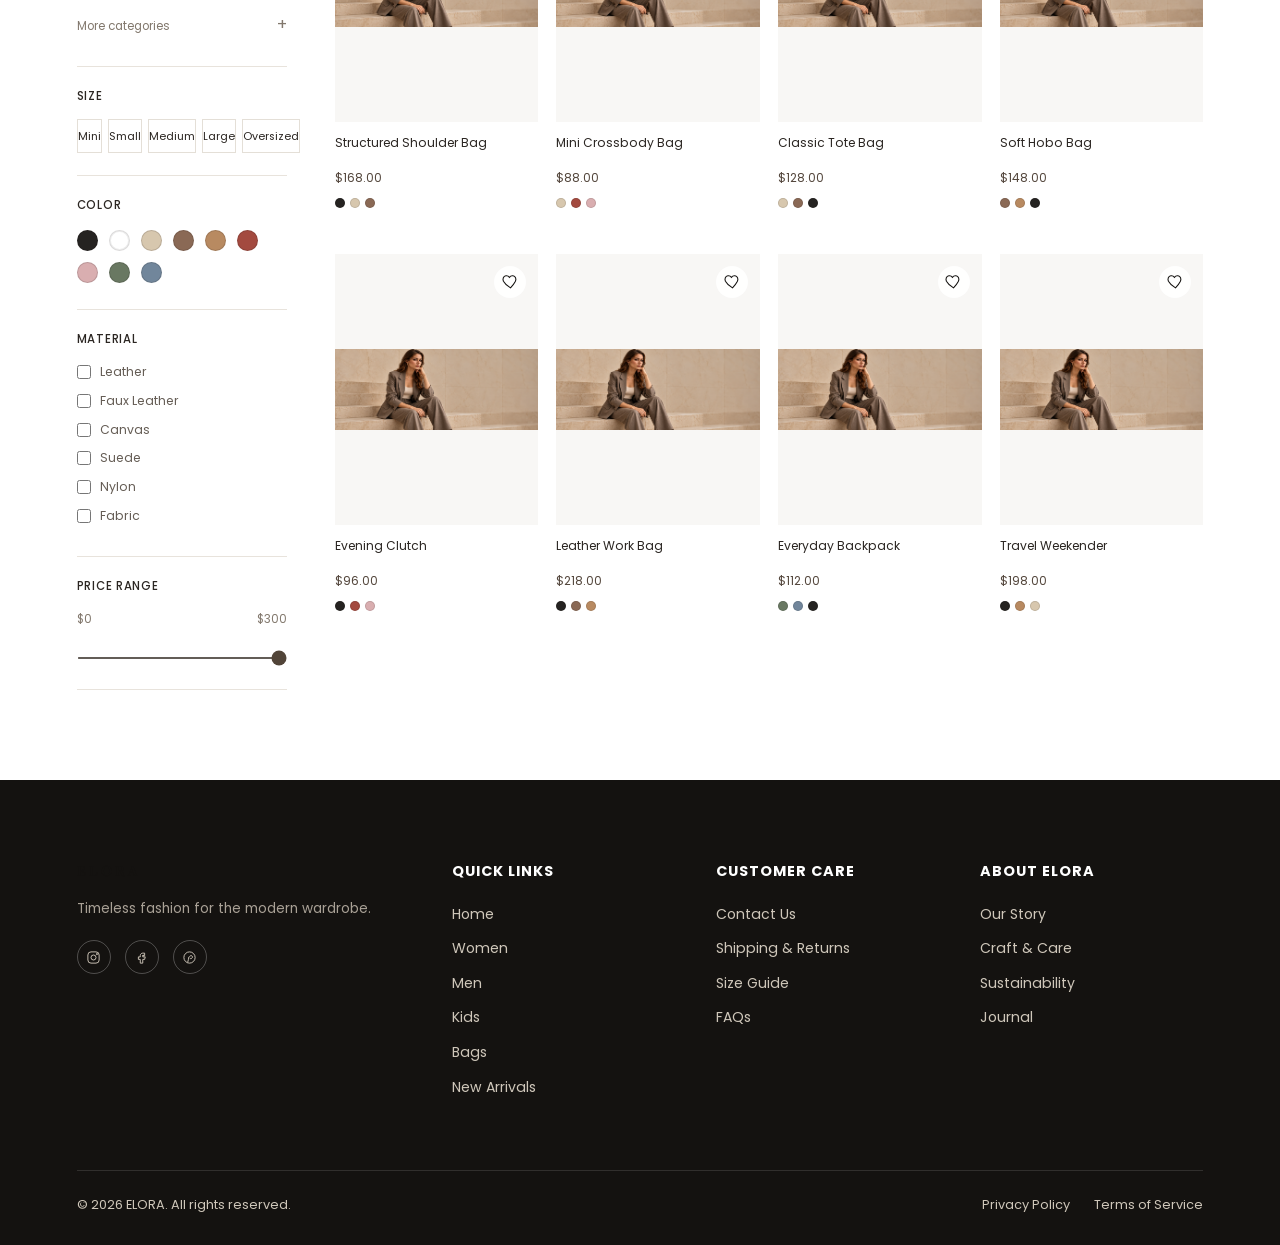
<file: bags.html>
<!DOCTYPE html>
<html lang="en">
<head>
  <meta charset="UTF-8">
  <meta name="viewport" content="width=device-width, initial-scale=1.0">
  <meta name="description" content="Discover ELORA bags: timeless carryalls, refined everyday bags, and statement pieces.">
  <title>Bags | ELORA</title>
  <link rel="preconnect" href="https://fonts.googleapis.com">
  <link rel="preconnect" href="https://fonts.gstatic.com" crossorigin>
  <link href="https://fonts.googleapis.com/css2?family=Playfair+Display:wght@400;500;600;700&family=Poppins:wght@300;400;500;600&display=swap" rel="stylesheet">
  <link rel="stylesheet" href="style.css">
</head>
<body class="women-page">
  <div class="topbar women-topbar">
    <div class="topbar-track">
      <span>Complimentary shipping on orders over $100</span>
      <span>Thoughtfully made. Made to last.</span>
      <span>Complimentary shipping on orders over $100</span>
      <span>Thoughtfully made. Made to last.</span>
    </div>
  </div>

  <header class="navbar" id="navbar">
    <div class="nav-container">
      <button class="menu-toggle" id="menuToggle" aria-label="Open menu" aria-expanded="false">
        <span></span><span></span><span></span>
      </button>
      <a class="logo" href="index.html" aria-label="ELORA home">ELORA</a>
      <nav class="nav-links" id="navLinks" aria-label="Main navigation">
        <a href="index.html">Home</a>
        <a href="women.html">Women</a>
        <a href="men.html">Men</a>
        <a href="kids.html">Kids</a>
        <a href="bags.html" class="active" aria-current="page">Bags</a>
        <a href="shoes.html" aria-label="Shoes collection">Shoes</a>
        <a href="accessories.html" aria-label="Accessories collection">Accessories</a>
      </nav>
      <div class="nav-actions">
        <label class="search-box women-search-box">
          <input id="bagsSearch" type="search" placeholder="Search the collection" aria-label="Search the bags collection">
          <svg viewBox="0 0 24 24" fill="none" stroke="currentColor" stroke-width="1.6" aria-hidden="true"><circle cx="11" cy="11" r="7"/><line x1="21" y1="21" x2="16.65" y2="16.65"/></svg>
        </label>
        <button class="icon-btn" aria-label="Wishlist">
          <svg viewBox="0 0 24 24" fill="none" stroke="currentColor" stroke-width="1.5" aria-hidden="true"><path d="M12 21s-7.5-4.6-10-9.3C.5 8 2 4.5 5.5 4c2-.3 3.9.6 5 2.2C11.6 4.6 13.5 3.7 15.5 4 19 4.5 20.5 8 19 11.7 16.5 16.4 12 21 12 21z"/></svg>
        </button>
        <button class="icon-btn bag-btn" aria-label="Shopping bag, 0 items">
          <svg viewBox="0 0 24 24" fill="none" stroke="currentColor" stroke-width="1.5" aria-hidden="true"><path d="M6 7h12l1 13H5L6 7z"/><path d="M9 7a3 3 0 0 1 6 0"/></svg>
          <span class="bag-count">0</span>
        </button>
      </div>
    </div>
  </header>

  <main>
    <section class="collection-hero" aria-labelledby="collectionTitle">
      <img src="images/Bags.png" alt="ELORA bags collection in warm neutral tones" fetchpriority="high">
      <div class="collection-hero-shade"></div>
      <div class="collection-hero-copy">
        <p class="eyebrow">THE ELORA COLLECTION</p>
        <h1 id="collectionTitle">Bags</h1>
        <p class="collection-hero-description">Carry your style everywhere.</p>
        <p class="collection-hero-note">Timeless bags designed for every day, every plan, every look.</p>
      </div>
    </section>

    <section class="women-category-browser" aria-labelledby="categoryHeading">
      <div class="category-browser-inner">
        <div class="category-browser-heading">
          <p class="eyebrow">FIND YOUR BAG</p>
          <h2 id="categoryHeading">Shop by Category</h2>
          <p>From everyday essentials to statement pieces.</p>
        </div>
        <div class="women-category-grid">
          <a class="women-category-card" href="#bags-new-in" data-bags-category="shoulder-bags"><img src="https://images.unsplash.com/photo-1584917865442-de89df76afd3?q=85&w=800&auto=format&fit=crop" alt="" loading="lazy"><span>Shoulder Bags</span></a>
          <a class="women-category-card" href="#bags-new-in" data-bags-category="crossbody-bags"><img src="https://images.unsplash.com/photo-1590874103328-eac38a683ce7?q=85&w=800&auto=format&fit=crop" alt="" loading="lazy"><span>Crossbody Bags</span></a>
          <a class="women-category-card" href="#bags-new-in" data-bags-category="tote-bags"><img src="https://images.unsplash.com/photo-1548036328-c9fa89d128fa?q=85&w=800&auto=format&fit=crop" alt="" loading="lazy"><span>Tote Bags</span></a>
          <a class="women-category-card" href="#bags-new-in" data-bags-category="handbags"><img src="https://images.unsplash.com/photo-1566150905458-1bf1fc113f0d?q=85&w=800&auto=format&fit=crop" alt="" loading="lazy"><span>Handbags</span></a>
          <a class="women-category-card" href="#bags-new-in" data-bags-category="mini-bags"><img src="https://images.unsplash.com/photo-1591561954557-26941169b49e?q=85&w=800&auto=format&fit=crop" alt="" loading="lazy"><span>Mini Bags</span></a>
          <a class="women-category-card" href="#bags-new-in" data-bags-category="clutches"><img src="https://images.unsplash.com/photo-1584917865442-de89df76afd3?q=85&w=800&auto=format&fit=crop" alt="" loading="lazy"><span>Clutches</span></a>
          <a class="women-category-card" href="#bags-new-in" data-bags-category="backpacks"><img src="https://images.unsplash.com/photo-1553062407-98eeb64c6a62?q=85&w=800&auto=format&fit=crop" alt="" loading="lazy"><span>Backpacks</span></a>
          <a class="women-category-card" href="#bags-new-in" data-bags-category="work-bags"><img src="https://images.unsplash.com/photo-1547949003-9792a18a2601?q=85&w=800&auto=format&fit=crop" alt="" loading="lazy"><span>Work Bags</span></a>
        </div>
        <div class="additional-categories" id="bagsAdditionalCategories" hidden>
          <a class="women-category-card" href="#bags-new-in" data-bags-category="travel-bags"><img src="https://images.unsplash.com/photo-1553062407-98eeb64c6a62?q=85&w=800&auto=format&fit=crop" alt="" loading="lazy"><span>Travel Bags</span></a>
          <a class="women-category-card" href="#bags-new-in" data-bags-category="evening-bags"><img src="https://images.unsplash.com/photo-1591561954557-26941169b49e?q=85&w=800&auto=format&fit=crop" alt="" loading="lazy"><span>Evening Bags</span></a>
          <a class="women-category-card" href="#bags-new-in" data-bags-category="bucket-bags"><img src="https://images.unsplash.com/photo-1584917865442-de89df76afd3?q=85&w=800&auto=format&fit=crop" alt="" loading="lazy"><span>Bucket Bags</span></a>
          <a class="women-category-card" href="#bags-new-in" data-bags-category="hobo-bags"><img src="https://images.unsplash.com/photo-1566150905458-1bf1fc113f0d?q=85&w=800&auto=format&fit=crop" alt="" loading="lazy"><span>Hobo Bags</span></a>
          <a class="women-category-card" href="#bags-new-in" data-bags-category="belt-bags"><img src="https://images.unsplash.com/photo-1547949003-9792a18a2601?q=85&w=800&auto=format&fit=crop" alt="" loading="lazy"><span>Belt Bags</span></a>
          <a class="women-category-card" href="#bags-new-in" data-bags-category="wallets"><img src="https://images.unsplash.com/photo-1590874103328-eac38a683ce7?q=85&w=800&auto=format&fit=crop" alt="" loading="lazy"><span>Wallets</span></a>
          <a class="women-category-card" href="#bags-new-in" data-bags-category="laptop-bags"><img src="https://images.unsplash.com/photo-1547949003-9792a18a2601?q=85&w=800&auto=format&fit=crop" alt="" loading="lazy"><span>Laptop Bags</span></a>
          <a class="women-category-card" href="#bags-new-in" data-bags-category="bag-accessories"><img src="images/accessories.png" alt="" loading="lazy"><span>Bag Accessories</span></a>
        </div>
        <button class="view-categories-button" id="bagsViewCategories" type="button" aria-expanded="false" aria-controls="bagsAdditionalCategories">View All Categories <span aria-hidden="true">+</span></button>
      </div>
    </section>

    <section class="collection-layout" id="bags-new-in" aria-label="New bags">
      <aside class="collection-sidebar" id="bagsCollectionSidebar" aria-label="Bag filters">
        <div class="sidebar-heading">
          <h2>Filter by</h2>
          <button type="button" id="bagsClearFilters" class="text-button">Clear all</button>
        </div>
        <fieldset class="filter-group">
          <legend>Categories</legend>
          <label><input type="checkbox" name="bags-category" value="shoulder-bags"><span>Shoulder Bags</span></label>
          <label><input type="checkbox" name="bags-category" value="crossbody-bags"><span>Crossbody Bags</span></label>
          <label><input type="checkbox" name="bags-category" value="tote-bags"><span>Tote Bags</span></label>
          <label><input type="checkbox" name="bags-category" value="handbags"><span>Handbags</span></label>
          <label><input type="checkbox" name="bags-category" value="mini-bags"><span>Mini Bags</span></label>
          <label><input type="checkbox" name="bags-category" value="clutches"><span>Clutches</span></label>
          <label><input type="checkbox" name="bags-category" value="backpacks"><span>Backpacks</span></label>
          <label><input type="checkbox" name="bags-category" value="work-bags"><span>Work Bags</span></label>
          <details class="extra-filter-categories">
            <summary>More categories</summary>
            <label><input type="checkbox" name="bags-category" value="travel-bags"><span>Travel Bags</span></label>
            <label><input type="checkbox" name="bags-category" value="evening-bags"><span>Evening Bags</span></label>
            <label><input type="checkbox" name="bags-category" value="bucket-bags"><span>Bucket Bags</span></label>
            <label><input type="checkbox" name="bags-category" value="hobo-bags"><span>Hobo Bags</span></label>
            <label><input type="checkbox" name="bags-category" value="belt-bags"><span>Belt Bags</span></label>
            <label><input type="checkbox" name="bags-category" value="wallets"><span>Wallets</span></label>
            <label><input type="checkbox" name="bags-category" value="laptop-bags"><span>Laptop Bags</span></label>
            <label><input type="checkbox" name="bags-category" value="bag-accessories"><span>Bag Accessories</span></label>
          </details>
        </fieldset>
        <fieldset class="filter-group size-filter">
          <legend>Size</legend>
          <div class="size-options">
            <label><input type="checkbox" name="bags-size" value="mini"><span>Mini</span></label>
            <label><input type="checkbox" name="bags-size" value="small"><span>Small</span></label>
            <label><input type="checkbox" name="bags-size" value="medium"><span>Medium</span></label>
            <label><input type="checkbox" name="bags-size" value="large"><span>Large</span></label>
            <label><input type="checkbox" name="bags-size" value="oversized"><span>Oversized</span></label>
          </div>
        </fieldset>
        <fieldset class="filter-group">
          <legend>Color</legend>
          <div class="swatch-options">
            <button type="button" class="filter-swatch" data-bags-color="black" aria-label="Black" aria-pressed="false" style="--swatch:#252321"></button>
            <button type="button" class="filter-swatch" data-bags-color="white" aria-label="White" aria-pressed="false" style="--swatch:#fff"></button>
            <button type="button" class="filter-swatch" data-bags-color="beige" aria-label="Beige" aria-pressed="false" style="--swatch:#d7c7ae"></button>
            <button type="button" class="filter-swatch" data-bags-color="brown" aria-label="Brown" aria-pressed="false" style="--swatch:#8a6955"></button>
            <button type="button" class="filter-swatch" data-bags-color="tan" aria-label="Tan" aria-pressed="false" style="--swatch:#b88a61"></button>
            <button type="button" class="filter-swatch" data-bags-color="red" aria-label="Red" aria-pressed="false" style="--swatch:#a34a3f"></button>
            <button type="button" class="filter-swatch" data-bags-color="pink" aria-label="Pink" aria-pressed="false" style="--swatch:#d9aeb0"></button>
            <button type="button" class="filter-swatch" data-bags-color="green" aria-label="Green" aria-pressed="false" style="--swatch:#697862"></button>
            <button type="button" class="filter-swatch" data-bags-color="blue" aria-label="Blue" aria-pressed="false" style="--swatch:#71869b"></button>
          </div>
        </fieldset>
        <fieldset class="filter-group">
          <legend>Material</legend>
          <label><input type="checkbox" name="bags-material" value="leather"><span>Leather</span></label>
          <label><input type="checkbox" name="bags-material" value="faux-leather"><span>Faux Leather</span></label>
          <label><input type="checkbox" name="bags-material" value="canvas"><span>Canvas</span></label>
          <label><input type="checkbox" name="bags-material" value="suede"><span>Suede</span></label>
          <label><input type="checkbox" name="bags-material" value="nylon"><span>Nylon</span></label>
          <label><input type="checkbox" name="bags-material" value="fabric"><span>Fabric</span></label>
        </fieldset>
        <fieldset class="filter-group price-filter">
          <legend>Price range</legend>
          <div class="price-values"><span>$0</span><output id="bagsPriceOutput" for="bagsPriceRange">$300</output></div>
          <input id="bagsPriceRange" type="range" min="0" max="300" value="300" aria-label="Maximum price">
        </fieldset>
      </aside>

      <div class="collection-results">
        <div class="men-products-heading">
          <div><p class="eyebrow">THE LATEST EDIT</p><h2 id="bagsProductsHeading">New In Bags</h2></div>
          <a class="men-view-all" href="#bagsProductGrid">View All <span aria-hidden="true">&rarr;</span></a>
        </div>
        <div class="collection-toolbar">
          <div class="result-heading"><p><strong id="bagsProductCount">8</strong> Products <span id="bagsVisibleCount">· Showing 8 curated pieces</span></p></div>
          <div class="toolbar-controls">
            <button type="button" class="filter-toggle" id="bagsFiltersToggle" aria-expanded="false" aria-controls="bagsCollectionSidebar">
              <svg viewBox="0 0 24 24" fill="none" stroke="currentColor" stroke-width="1.6" aria-hidden="true"><path d="M4 7h16M7 12h10m-7 5h4"/><circle cx="8" cy="7" r="1.5" fill="currentColor"/><circle cx="15" cy="12" r="1.5" fill="currentColor"/></svg>
              Filters
            </button>
            <label class="sort-control"><span>Sort by</span>
              <select id="bagsSortProducts" aria-label="Sort bag products">
                <option value="featured">Featured</option>
                <option value="newest">Newest</option>
                <option value="low-high">Price: Low to High</option>
                <option value="high-low">Price: High to Low</option>
              </select>
            </label>
          </div>
        </div>
        <div class="women-product-grid" id="bagsProductGrid" aria-live="polite"></div>
        <p class="empty-state" id="bagsEmptyState" hidden>No bags match those filters. Try adjusting your selection.</p>
      </div>
    </section>
  </main>

  <footer class="footer women-footer">
    <div class="footer-grid">
      <div class="footer-col footer-brand">
        <a class="logo" href="index.html">ELORA</a>
        <p>Timeless fashion for the modern wardrobe.</p>
        <div class="social-icons">
          <a href="#" aria-label="Instagram"><svg viewBox="0 0 24 24" fill="none" stroke="currentColor" stroke-width="1.5"><rect x="3" y="3" width="18" height="18" rx="5"/><circle cx="12" cy="12" r="4"/><circle cx="17.5" cy="6.5" r="1"/></svg></a>
          <a href="#" aria-label="Facebook"><svg viewBox="0 0 24 24" fill="none" stroke="currentColor" stroke-width="1.5"><path d="M14 9h3V5h-3c-2.2 0-4 1.8-4 4v2H7v4h3v6h4v-6h3l1-4h-4v-2c0-.6.4-1 1-1z"/></svg></a>
          <a href="#" aria-label="Pinterest"><svg viewBox="0 0 24 24" fill="none" stroke="currentColor" stroke-width="1.5"><circle cx="12" cy="12" r="9"/><path d="M9 20c1-3 1.5-6 2-9m1 0c.3-1.5 2-2.5 3.5-1.8 1.6.7 1.8 3-.2 4.3-1 .6-2.3.4-2.8-.5"/></svg></a>
        </div>
      </div>
      <div class="footer-col"><h4>Quick Links</h4><a href="index.html">Home</a><a href="women.html">Women</a><a href="men.html">Men</a><a href="kids.html">Kids</a><a href="bags.html">Bags</a><a href="#bags-new-in">New Arrivals</a></div>
      <div class="footer-col"><h4>Customer Care</h4><a href="#">Contact Us</a><a href="#">Shipping &amp; Returns</a><a href="#">Size Guide</a><a href="#">FAQs</a></div>
      <div class="footer-col"><h4>About ELORA</h4><a href="#">Our Story</a><a href="#">Craft &amp; Care</a><a href="#">Sustainability</a><a href="#">Journal</a></div>
    </div>
    <div class="footer-bottom">
      <p>&copy; 2026 ELORA. All rights reserved.</p>
      <div class="footer-legal"><a href="#">Privacy Policy</a><a href="#">Terms of Service</a></div>
    </div>
  </footer>

  <div class="mobile-overlay" id="mobileOverlay"></div>
  <script src="script.js"></script>
</body>
</html>
</file>
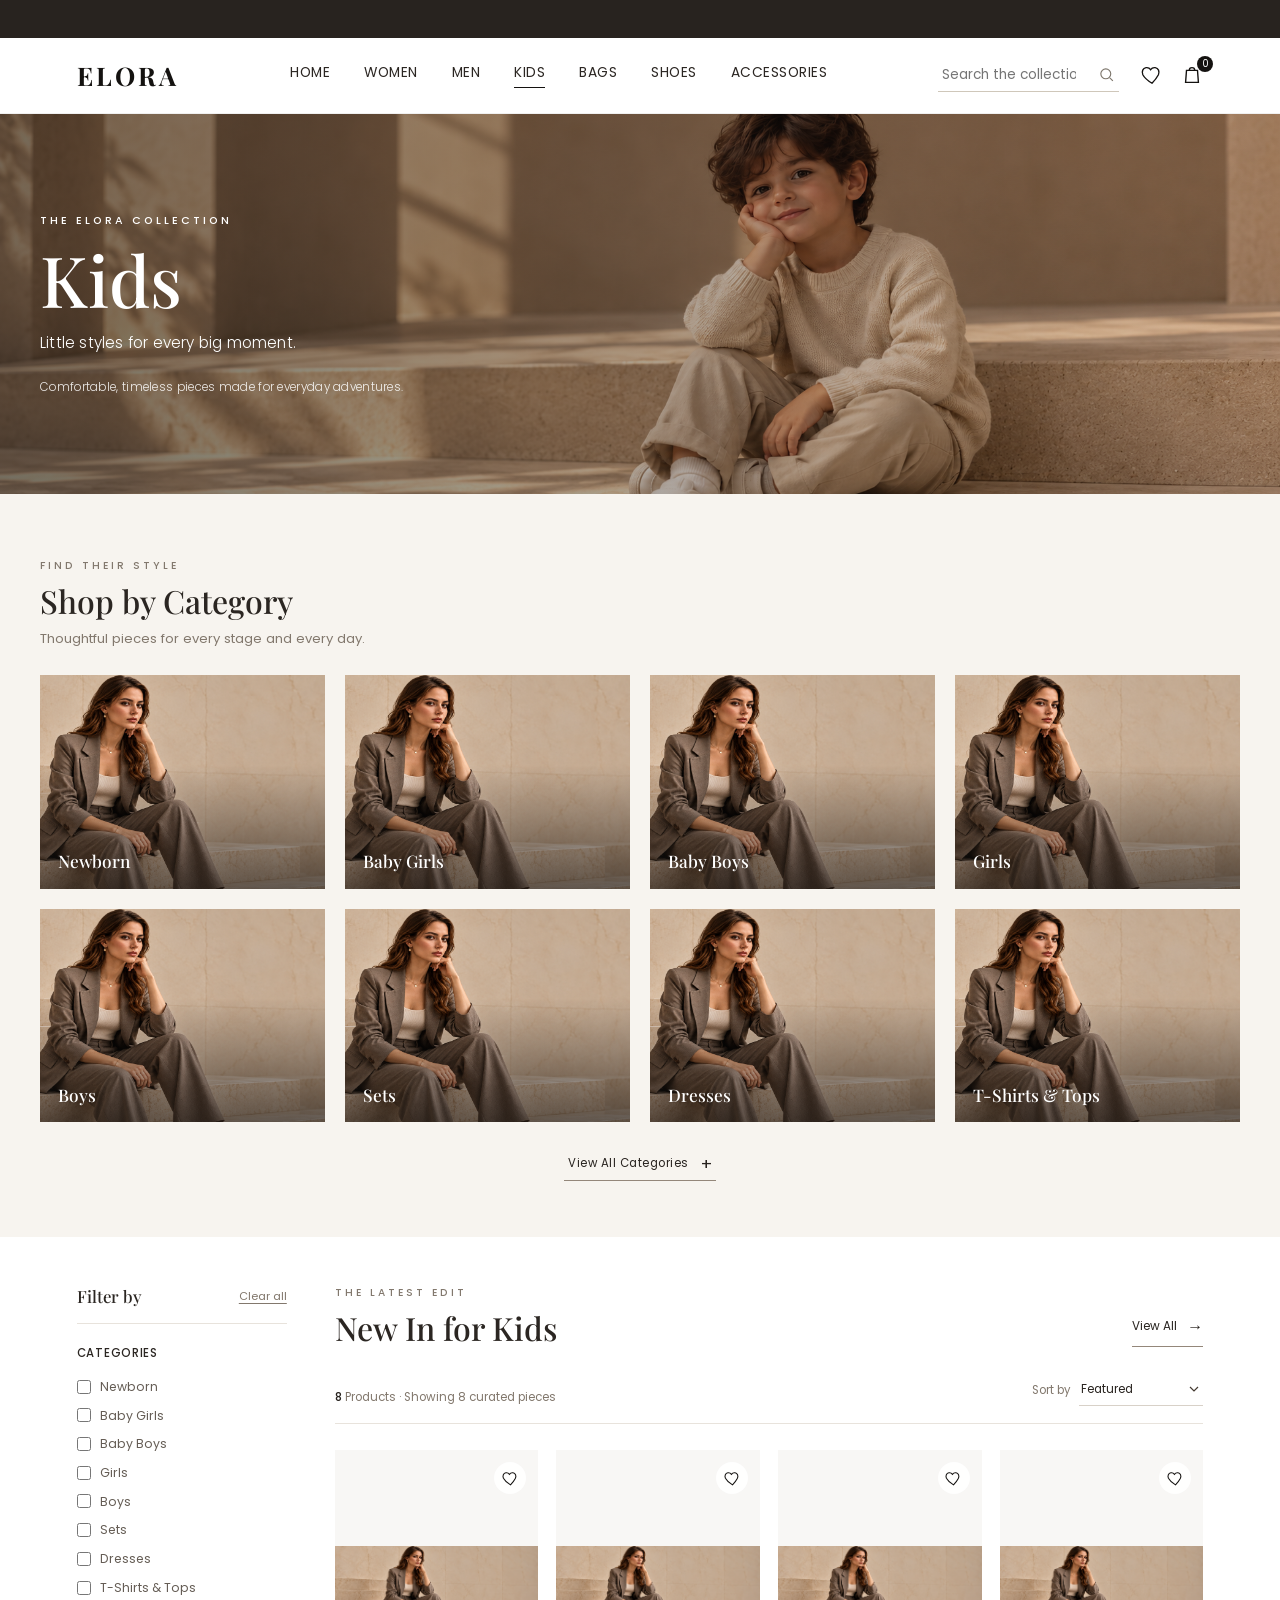
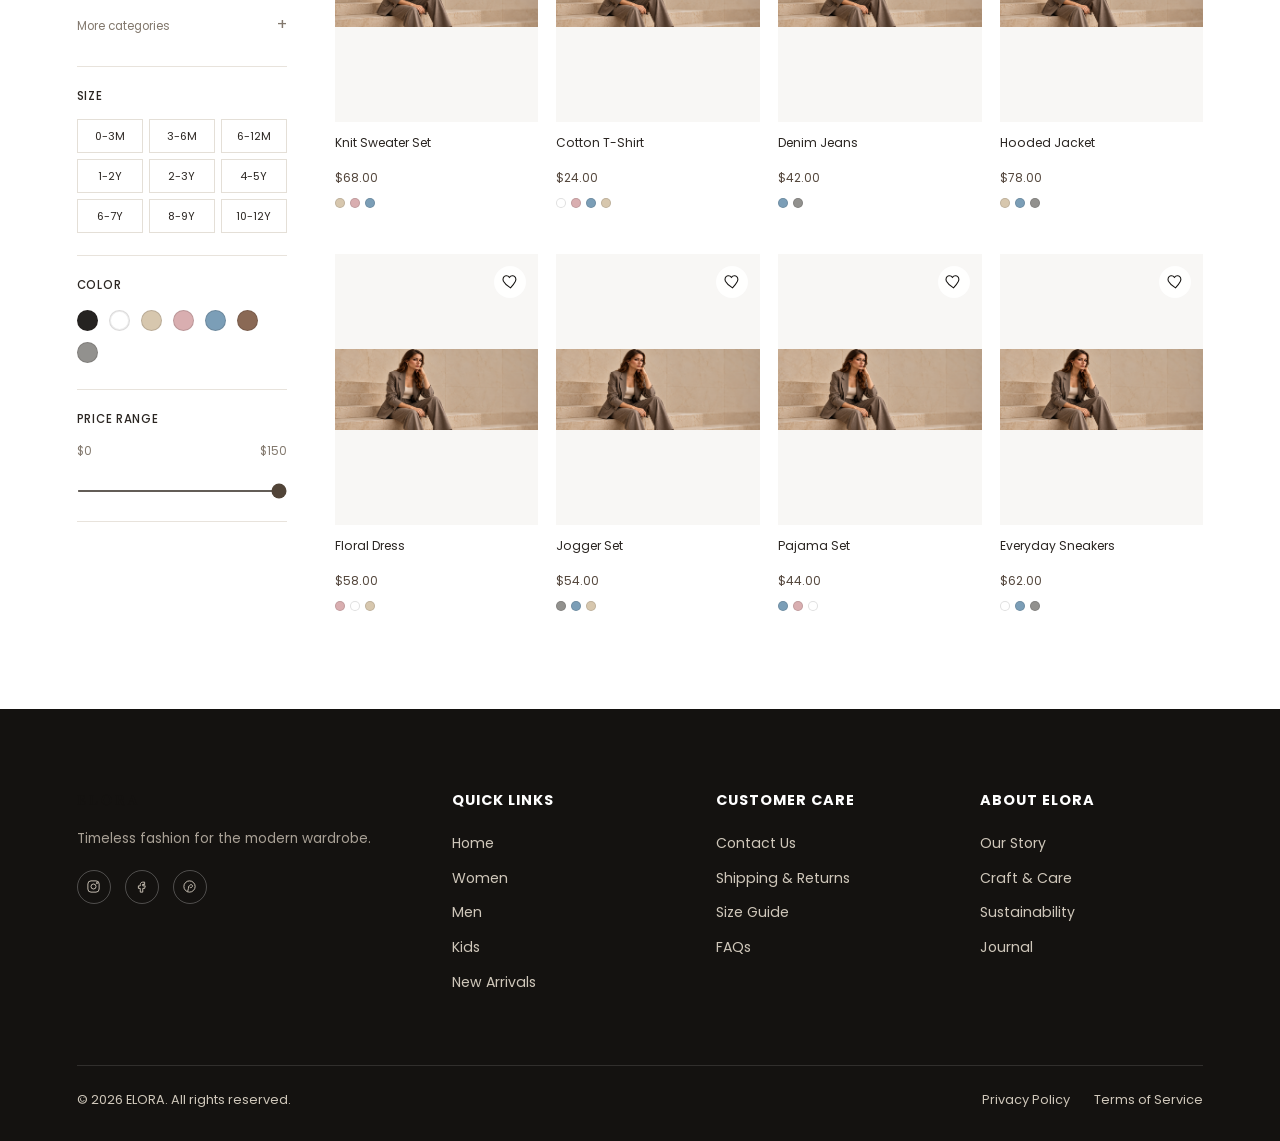
<file: kids.html>
<!DOCTYPE html>
<html lang="en">
<head>
  <meta charset="UTF-8">
  <meta name="viewport" content="width=device-width, initial-scale=1.0">
  <meta name="description" content="Explore ELORA Kids: comfortable, timeless pieces for everyday adventures and every big moment.">
  <title>Kids | ELORA</title>
  <link rel="preconnect" href="https://fonts.googleapis.com">
  <link rel="preconnect" href="https://fonts.gstatic.com" crossorigin>
  <link href="https://fonts.googleapis.com/css2?family=Playfair+Display:wght@400;500;600;700&family=Poppins:wght@300;400;500;600&display=swap" rel="stylesheet">
  <link rel="stylesheet" href="style.css">
</head>
<body class="women-page">
  <div class="topbar women-topbar">
    <div class="topbar-track">
      <span>Complimentary shipping on orders over $100</span>
      <span>Thoughtfully made. Made to last.</span>
      <span>Complimentary shipping on orders over $100</span>
      <span>Thoughtfully made. Made to last.</span>
    </div>
  </div>

  <header class="navbar" id="navbar">
    <div class="nav-container">
      <button class="menu-toggle" id="menuToggle" aria-label="Open menu" aria-expanded="false">
        <span></span><span></span><span></span>
      </button>
      <a class="logo" href="index.html" aria-label="ELORA home">ELORA</a>
      <nav class="nav-links" id="navLinks" aria-label="Main navigation">
        <a href="index.html">Home</a>
        <a href="women.html">Women</a>
        <a href="men.html">Men</a>
        <a href="kids.html" class="active" aria-current="page">Kids</a>
        <a href="bags.html" aria-label="Bags collection">Bags</a>
        <a href="shoes.html" aria-label="Shoes collection">Shoes</a>
        <a href="accessories.html" aria-label="Accessories collection">Accessories</a>
      </nav>
      <div class="nav-actions">
        <label class="search-box women-search-box">
          <input id="kidsSearch" type="search" placeholder="Search the collection" aria-label="Search the kids collection">
          <svg viewBox="0 0 24 24" fill="none" stroke="currentColor" stroke-width="1.6" aria-hidden="true"><circle cx="11" cy="11" r="7"/><line x1="21" y1="21" x2="16.65" y2="16.65"/></svg>
        </label>
        <button class="icon-btn" aria-label="Wishlist">
          <svg viewBox="0 0 24 24" fill="none" stroke="currentColor" stroke-width="1.5" aria-hidden="true"><path d="M12 21s-7.5-4.6-10-9.3C.5 8 2 4.5 5.5 4c2-.3 3.9.6 5 2.2C11.6 4.6 13.5 3.7 15.5 4 19 4.5 20.5 8 19 11.7 16.5 16.4 12 21 12 21z"/></svg>
        </button>
        <button class="icon-btn bag-btn" aria-label="Shopping bag, 0 items">
          <svg viewBox="0 0 24 24" fill="none" stroke="currentColor" stroke-width="1.5" aria-hidden="true"><path d="M6 7h12l1 13H5L6 7z"/><path d="M9 7a3 3 0 0 1 6 0"/></svg>
          <span class="bag-count">0</span>
        </button>
      </div>
    </div>
  </header>

  <main>
    <section class="collection-hero" aria-labelledby="collectionTitle">
      <img src="images/Kids.png" alt="ELORA kids fashion collection" fetchpriority="high">
      <div class="collection-hero-shade"></div>
      <div class="collection-hero-copy">
        <p class="eyebrow">THE ELORA COLLECTION</p>
        <h1 id="collectionTitle">Kids</h1>
        <p class="collection-hero-description">Little styles for every big moment.</p>
        <p class="collection-hero-note">Comfortable, timeless pieces made for everyday adventures.</p>
      </div>
    </section>

    <section class="women-category-browser" aria-labelledby="categoryHeading">
      <div class="category-browser-inner">
        <div class="category-browser-heading">
          <p class="eyebrow">FIND THEIR STYLE</p>
          <h2 id="categoryHeading">Shop by Category</h2>
          <p>Thoughtful pieces for every stage and every day.</p>
        </div>
        <div class="women-category-grid">
          <a class="women-category-card" href="#kids-new-in" data-kids-category="newborn"><img src="https://images.unsplash.com/photo-1519689680058-324335c77eba?q=85&w=800&auto=format&fit=crop" alt="" loading="lazy"><span>Newborn</span></a>
          <a class="women-category-card" href="#kids-new-in" data-kids-category="baby-girls"><img src="https://images.unsplash.com/photo-1519238263530-99bdd11df2ea?q=85&w=800&auto=format&fit=crop" alt="" loading="lazy"><span>Baby Girls</span></a>
          <a class="women-category-card" href="#kids-new-in" data-kids-category="baby-boys"><img src="https://images.unsplash.com/photo-1503454537195-1dcabb73ffb9?q=85&w=800&auto=format&fit=crop" alt="" loading="lazy"><span>Baby Boys</span></a>
          <a class="women-category-card" href="#kids-new-in" data-kids-category="girls"><img src="https://images.unsplash.com/photo-1471286174890-9c112ffca5b4?q=85&w=800&auto=format&fit=crop" alt="" loading="lazy"><span>Girls</span></a>
          <a class="women-category-card" href="#kids-new-in" data-kids-category="boys"><img src="https://images.unsplash.com/photo-1516627145497-ae6968895b74?q=85&w=800&auto=format&fit=crop" alt="" loading="lazy"><span>Boys</span></a>
          <a class="women-category-card" href="#kids-new-in" data-kids-category="sets"><img src="https://images.unsplash.com/photo-1503919005314-30d93d07d823?q=85&w=800&auto=format&fit=crop" alt="" loading="lazy"><span>Sets</span></a>
          <a class="women-category-card" href="#kids-new-in" data-kids-category="dresses"><img src="https://images.unsplash.com/photo-1522771930-78848d9293e8?q=85&w=800&auto=format&fit=crop" alt="" loading="lazy"><span>Dresses</span></a>
          <a class="women-category-card" href="#kids-new-in" data-kids-category="t-shirts-tops"><img src="https://images.unsplash.com/photo-1503919005314-30d93d07d823?q=85&w=800&auto=format&fit=crop" alt="" loading="lazy"><span>T-Shirts &amp; Tops</span></a>
        </div>
        <div class="additional-categories" id="kidsAdditionalCategories" hidden>
          <a class="women-category-card" href="#kids-new-in" data-kids-category="pants-jeans"><img src="https://images.unsplash.com/photo-1503919005314-30d93d07d823?q=85&w=800&auto=format&fit=crop" alt="" loading="lazy"><span>Pants &amp; Jeans</span></a>
          <a class="women-category-card" href="#kids-new-in" data-kids-category="hoodies-sweatshirts"><img src="https://images.unsplash.com/photo-1519238263530-99bdd11df2ea?q=85&w=800&auto=format&fit=crop" alt="" loading="lazy"><span>Hoodies &amp; Sweatshirts</span></a>
          <a class="women-category-card" href="#kids-new-in" data-kids-category="jackets-coats"><img src="https://images.unsplash.com/photo-1503454537195-1dcabb73ffb9?q=85&w=800&auto=format&fit=crop" alt="" loading="lazy"><span>Jackets &amp; Coats</span></a>
          <a class="women-category-card" href="#kids-new-in" data-kids-category="sleepwear"><img src="https://images.unsplash.com/photo-1522771930-78848d9293e8?q=85&w=800&auto=format&fit=crop" alt="" loading="lazy"><span>Sleepwear</span></a>
          <a class="women-category-card" href="#kids-new-in" data-kids-category="swimwear"><img src="https://images.unsplash.com/photo-1471286174890-9c112ffca5b4?q=85&w=800&auto=format&fit=crop" alt="" loading="lazy"><span>Swimwear</span></a>
          <a class="women-category-card" href="#kids-new-in" data-kids-category="activewear"><img src="https://images.unsplash.com/photo-1516627145497-ae6968895b74?q=85&w=800&auto=format&fit=crop" alt="" loading="lazy"><span>Activewear</span></a>
          <a class="women-category-card" href="#kids-new-in" data-kids-category="shoes"><img src="https://images.unsplash.com/photo-1522771930-78848d9293e8?q=85&w=800&auto=format&fit=crop" alt="" loading="lazy"><span>Shoes</span></a>
          <a class="women-category-card" href="#kids-new-in" data-kids-category="accessories"><img src="images/accessories.png" alt="" loading="lazy"><span>Accessories</span></a>
        </div>
        <button class="view-categories-button" id="kidsViewCategories" type="button" aria-expanded="false" aria-controls="kidsAdditionalCategories">View All Categories <span aria-hidden="true">+</span></button>
      </div>
    </section>

    <section class="collection-layout" id="kids-new-in" aria-label="New kids clothing">
      <aside class="collection-sidebar" id="kidsCollectionSidebar" aria-label="Kids product filters">
        <div class="sidebar-heading">
          <h2>Filter by</h2>
          <button type="button" id="kidsClearFilters" class="text-button">Clear all</button>
        </div>
        <fieldset class="filter-group">
          <legend>Categories</legend>
          <label><input type="checkbox" name="kids-category" value="newborn"><span>Newborn</span></label>
          <label><input type="checkbox" name="kids-category" value="baby-girls"><span>Baby Girls</span></label>
          <label><input type="checkbox" name="kids-category" value="baby-boys"><span>Baby Boys</span></label>
          <label><input type="checkbox" name="kids-category" value="girls"><span>Girls</span></label>
          <label><input type="checkbox" name="kids-category" value="boys"><span>Boys</span></label>
          <label><input type="checkbox" name="kids-category" value="sets"><span>Sets</span></label>
          <label><input type="checkbox" name="kids-category" value="dresses"><span>Dresses</span></label>
          <label><input type="checkbox" name="kids-category" value="t-shirts-tops"><span>T-Shirts &amp; Tops</span></label>
          <details class="extra-filter-categories">
            <summary>More categories</summary>
            <label><input type="checkbox" name="kids-category" value="pants-jeans"><span>Pants &amp; Jeans</span></label>
            <label><input type="checkbox" name="kids-category" value="hoodies-sweatshirts"><span>Hoodies &amp; Sweatshirts</span></label>
            <label><input type="checkbox" name="kids-category" value="jackets-coats"><span>Jackets &amp; Coats</span></label>
            <label><input type="checkbox" name="kids-category" value="sleepwear"><span>Sleepwear</span></label>
            <label><input type="checkbox" name="kids-category" value="swimwear"><span>Swimwear</span></label>
            <label><input type="checkbox" name="kids-category" value="activewear"><span>Activewear</span></label>
            <label><input type="checkbox" name="kids-category" value="shoes"><span>Shoes</span></label>
            <label><input type="checkbox" name="kids-category" value="accessories"><span>Accessories</span></label>
          </details>
        </fieldset>
        <fieldset class="filter-group size-filter">
          <legend>Size</legend>
          <div class="size-options kids-size-options">
            <label><input type="checkbox" name="kids-size" value="0-3M"><span>0-3M</span></label>
            <label><input type="checkbox" name="kids-size" value="3-6M"><span>3-6M</span></label>
            <label><input type="checkbox" name="kids-size" value="6-12M"><span>6-12M</span></label>
            <label><input type="checkbox" name="kids-size" value="1-2Y"><span>1-2Y</span></label>
            <label><input type="checkbox" name="kids-size" value="2-3Y"><span>2-3Y</span></label>
            <label><input type="checkbox" name="kids-size" value="4-5Y"><span>4-5Y</span></label>
            <label><input type="checkbox" name="kids-size" value="6-7Y"><span>6-7Y</span></label>
            <label><input type="checkbox" name="kids-size" value="8-9Y"><span>8-9Y</span></label>
            <label><input type="checkbox" name="kids-size" value="10-12Y"><span>10-12Y</span></label>
          </div>
        </fieldset>
        <fieldset class="filter-group">
          <legend>Color</legend>
          <div class="swatch-options">
            <button type="button" class="filter-swatch" data-kids-color="black" aria-label="Black" aria-pressed="false" style="--swatch:#252321"></button>
            <button type="button" class="filter-swatch" data-kids-color="white" aria-label="White" aria-pressed="false" style="--swatch:#fff"></button>
            <button type="button" class="filter-swatch" data-kids-color="beige" aria-label="Beige" aria-pressed="false" style="--swatch:#d7c7ae"></button>
            <button type="button" class="filter-swatch" data-kids-color="pink" aria-label="Pink" aria-pressed="false" style="--swatch:#d9aeb0"></button>
            <button type="button" class="filter-swatch" data-kids-color="blue" aria-label="Blue" aria-pressed="false" style="--swatch:#7b9eb7"></button>
            <button type="button" class="filter-swatch" data-kids-color="brown" aria-label="Brown" aria-pressed="false" style="--swatch:#8a6955"></button>
            <button type="button" class="filter-swatch" data-kids-color="gray" aria-label="Gray" aria-pressed="false" style="--swatch:#92918e"></button>
          </div>
        </fieldset>
        <fieldset class="filter-group price-filter">
          <legend>Price range</legend>
          <div class="price-values"><span>$0</span><output id="kidsPriceOutput" for="kidsPriceRange">$150</output></div>
          <input id="kidsPriceRange" type="range" min="0" max="150" value="150" aria-label="Maximum price">
        </fieldset>
      </aside>

      <div class="collection-results">
        <div class="men-products-heading">
          <div><p class="eyebrow">THE LATEST EDIT</p><h2 id="kidsProductsHeading">New In for Kids</h2></div>
          <a class="men-view-all" href="#kidsProductGrid">View All <span aria-hidden="true">&rarr;</span></a>
        </div>
        <div class="collection-toolbar">
          <div class="result-heading"><p><strong id="kidsProductCount">8</strong> Products <span id="kidsVisibleCount">· Showing 8 curated pieces</span></p></div>
          <div class="toolbar-controls">
            <button type="button" class="filter-toggle" id="kidsFiltersToggle" aria-expanded="false" aria-controls="kidsCollectionSidebar">
              <svg viewBox="0 0 24 24" fill="none" stroke="currentColor" stroke-width="1.6" aria-hidden="true"><path d="M4 7h16M7 12h10m-7 5h4"/><circle cx="8" cy="7" r="1.5" fill="currentColor"/><circle cx="15" cy="12" r="1.5" fill="currentColor"/></svg>
              Filters
            </button>
            <label class="sort-control"><span>Sort by</span>
              <select id="kidsSortProducts" aria-label="Sort kids products">
                <option value="featured">Featured</option>
                <option value="newest">Newest</option>
                <option value="low-high">Price: Low to High</option>
                <option value="high-low">Price: High to Low</option>
              </select>
            </label>
          </div>
        </div>
        <div class="women-product-grid" id="kidsProductGrid" aria-live="polite"></div>
        <p class="empty-state" id="kidsEmptyState" hidden>No pieces match those filters. Try adjusting your selection.</p>
      </div>
    </section>
  </main>

  <footer class="footer women-footer">
    <div class="footer-grid">
      <div class="footer-col footer-brand">
        <a class="logo" href="index.html">ELORA</a>
        <p>Timeless fashion for the modern wardrobe.</p>
        <div class="social-icons">
          <a href="#" aria-label="Instagram"><svg viewBox="0 0 24 24" fill="none" stroke="currentColor" stroke-width="1.5"><rect x="3" y="3" width="18" height="18" rx="5"/><circle cx="12" cy="12" r="4"/><circle cx="17.5" cy="6.5" r="1"/></svg></a>
          <a href="#" aria-label="Facebook"><svg viewBox="0 0 24 24" fill="none" stroke="currentColor" stroke-width="1.5"><path d="M14 9h3V5h-3c-2.2 0-4 1.8-4 4v2H7v4h3v6h4v-6h3l1-4h-4v-2c0-.6.4-1 1-1z"/></svg></a>
          <a href="#" aria-label="Pinterest"><svg viewBox="0 0 24 24" fill="none" stroke="currentColor" stroke-width="1.5"><circle cx="12" cy="12" r="9"/><path d="M9 20c1-3 1.5-6 2-9m1 0c.3-1.5 2-2.5 3.5-1.8 1.6.7 1.8 3-.2 4.3-1 .6-2.3.4-2.8-.5"/></svg></a>
        </div>
      </div>
      <div class="footer-col"><h4>Quick Links</h4><a href="index.html">Home</a><a href="women.html">Women</a><a href="men.html">Men</a><a href="kids.html">Kids</a><a href="#kids-new-in">New Arrivals</a></div>
      <div class="footer-col"><h4>Customer Care</h4><a href="#">Contact Us</a><a href="#">Shipping &amp; Returns</a><a href="#">Size Guide</a><a href="#">FAQs</a></div>
      <div class="footer-col"><h4>About ELORA</h4><a href="#">Our Story</a><a href="#">Craft &amp; Care</a><a href="#">Sustainability</a><a href="#">Journal</a></div>
    </div>
    <div class="footer-bottom">
      <p>&copy; 2026 ELORA. All rights reserved.</p>
      <div class="footer-legal"><a href="#">Privacy Policy</a><a href="#">Terms of Service</a></div>
    </div>
  </footer>

  <div class="mobile-overlay" id="mobileOverlay"></div>
  <script src="script.js"></script>
</body>
</html>
</file>
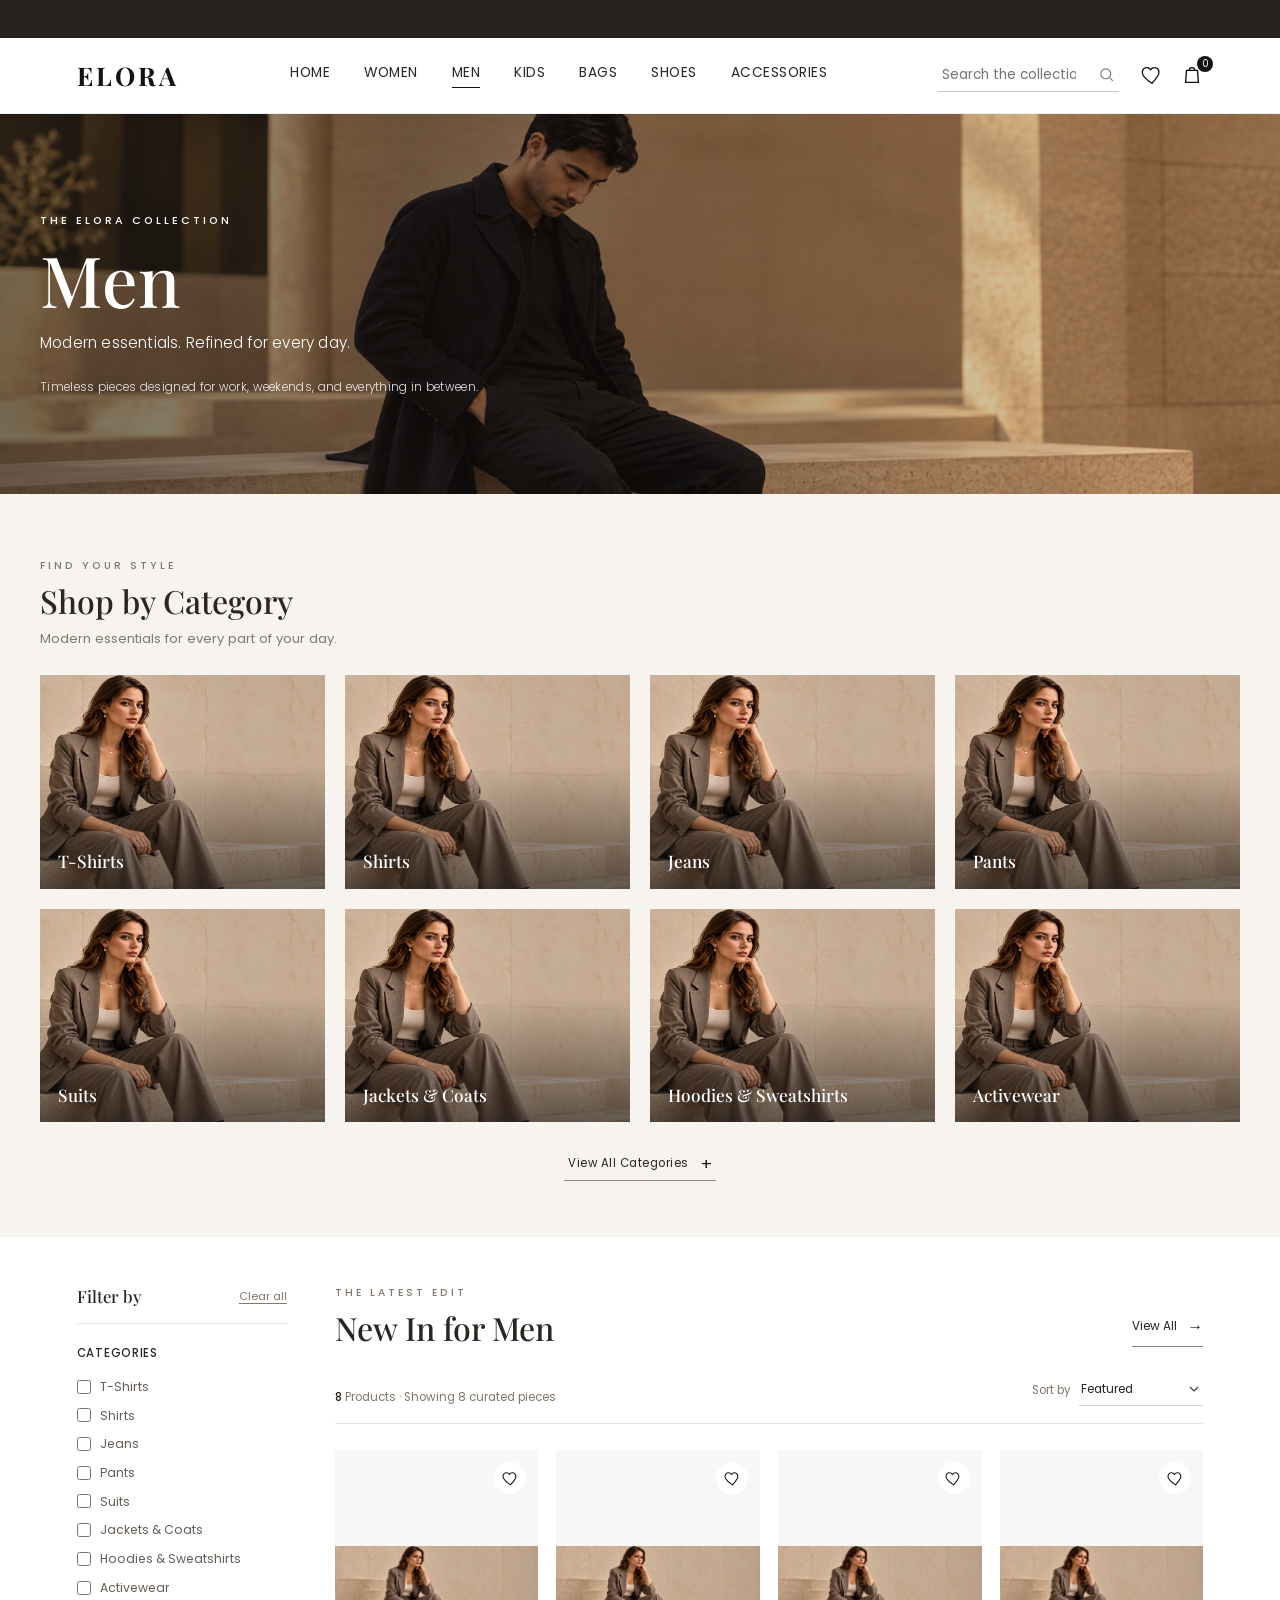
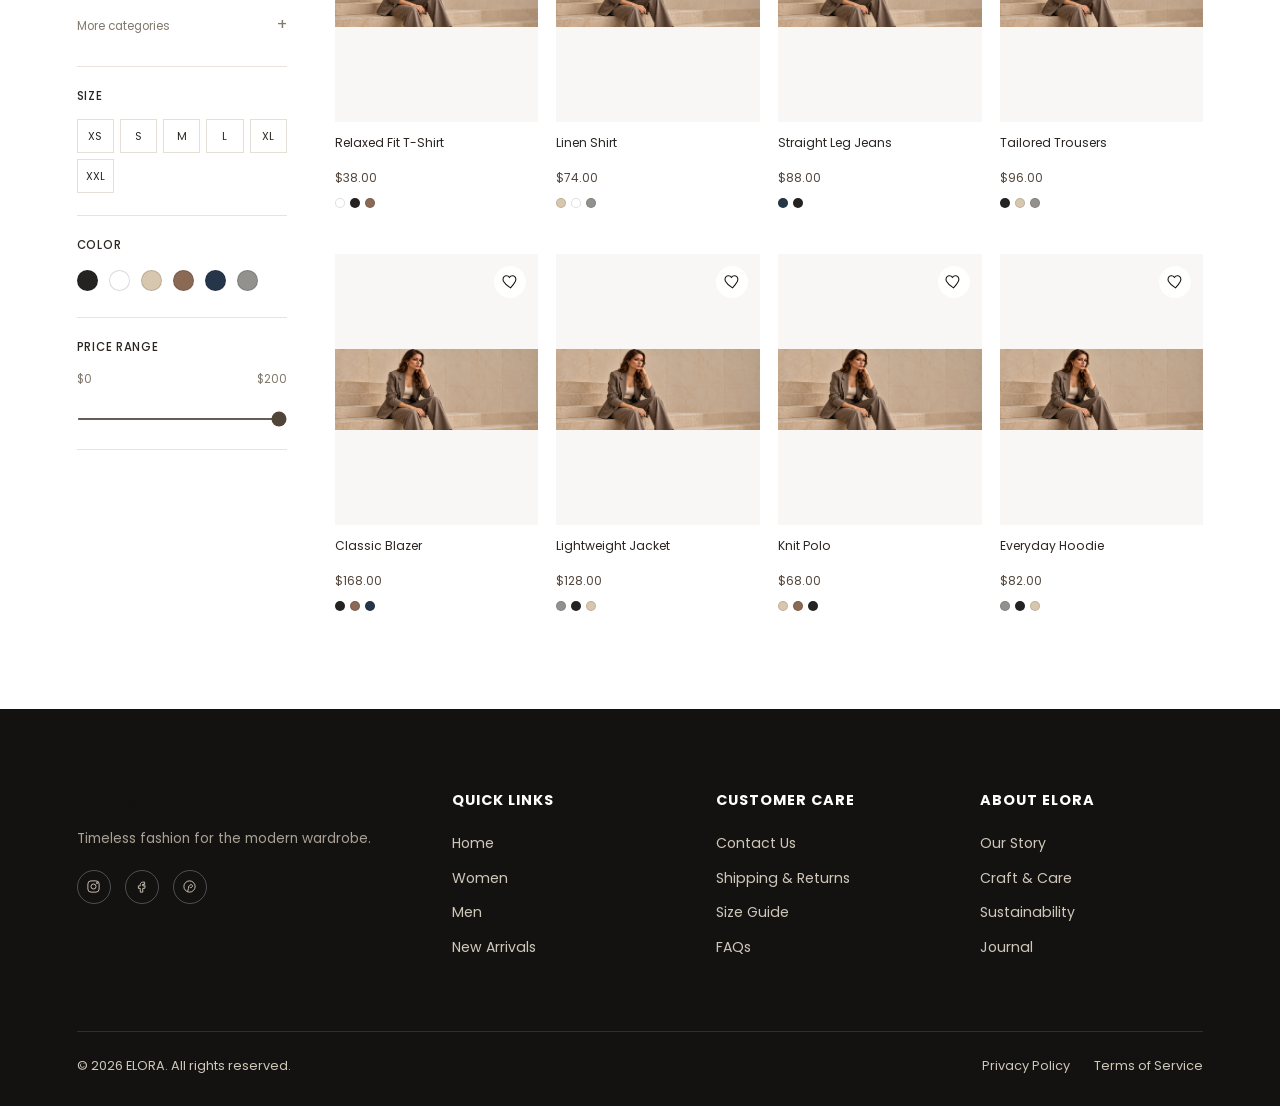
<file: men.html>
<!DOCTYPE html>
<html lang="en">
<head>
  <meta charset="UTF-8">
  <meta name="viewport" content="width=device-width, initial-scale=1.0">
  <meta name="description" content="Explore the ELORA men's collection: refined essentials and timeless pieces for every day.">
  <title>Men | ELORA</title>
  <link rel="preconnect" href="https://fonts.googleapis.com">
  <link rel="preconnect" href="https://fonts.gstatic.com" crossorigin>
  <link href="https://fonts.googleapis.com/css2?family=Playfair+Display:wght@400;500;600;700&family=Poppins:wght@300;400;500;600&display=swap" rel="stylesheet">
  <link rel="stylesheet" href="style.css">
</head>
<body class="women-page">
  <div class="topbar women-topbar">
    <div class="topbar-track">
      <span>Complimentary shipping on orders over $100</span>
      <span>Thoughtfully made. Made to last.</span>
      <span>Complimentary shipping on orders over $100</span>
      <span>Thoughtfully made. Made to last.</span>
    </div>
  </div>

  <header class="navbar" id="navbar">
    <div class="nav-container">
      <button class="menu-toggle" id="menuToggle" aria-label="Open menu" aria-expanded="false">
        <span></span><span></span><span></span>
      </button>
      <a class="logo" href="index.html" aria-label="ELORA home">ELORA</a>
      <nav class="nav-links" id="navLinks" aria-label="Main navigation">
        <a href="index.html">Home</a>
        <a href="women.html">Women</a>
        <a href="men.html" class="active" aria-current="page">Men</a>
        <a href="kids.html" aria-label="Kids collection">Kids</a>
        <a href="bags.html" aria-label="Bags collection">Bags</a>
        <a href="shoes.html" aria-label="Shoes collection">Shoes</a>
        <a href="accessories.html" aria-label="Accessories collection">Accessories</a>
      </nav>
      <div class="nav-actions">
        <label class="search-box women-search-box">
          <input id="menSearch" type="search" placeholder="Search the collection" aria-label="Search the men's collection">
          <svg viewBox="0 0 24 24" fill="none" stroke="currentColor" stroke-width="1.6" aria-hidden="true"><circle cx="11" cy="11" r="7"/><line x1="21" y1="21" x2="16.65" y2="16.65"/></svg>
        </label>
        <button class="icon-btn" aria-label="Wishlist">
          <svg viewBox="0 0 24 24" fill="none" stroke="currentColor" stroke-width="1.5" aria-hidden="true"><path d="M12 21s-7.5-4.6-10-9.3C.5 8 2 4.5 5.5 4c2-.3 3.9.6 5 2.2C11.6 4.6 13.5 3.7 15.5 4 19 4.5 20.5 8 19 11.7 16.5 16.4 12 21 12 21z"/></svg>
        </button>
        <button class="icon-btn bag-btn" aria-label="Shopping bag, 0 items">
          <svg viewBox="0 0 24 24" fill="none" stroke="currentColor" stroke-width="1.5" aria-hidden="true"><path d="M6 7h12l1 13H5L6 7z"/><path d="M9 7a3 3 0 0 1 6 0"/></svg>
          <span class="bag-count">0</span>
        </button>
      </div>
    </div>
  </header>

  <main>
    <section class="collection-hero" aria-labelledby="collectionTitle">
      <img src="images/Men.png" alt="ELORA men's fashion collection" fetchpriority="high">
      <div class="collection-hero-shade"></div>
      <div class="collection-hero-copy">
        <p class="eyebrow">THE ELORA COLLECTION</p>
        <h1 id="collectionTitle">Men</h1>
        <p class="collection-hero-description">Modern essentials. Refined for every day.</p>
        <p class="collection-hero-note">Timeless pieces designed for work, weekends, and everything in between.</p>
      </div>
    </section>

    <section class="women-category-browser" aria-labelledby="categoryHeading">
      <div class="category-browser-inner">
        <div class="category-browser-heading">
          <p class="eyebrow">FIND YOUR STYLE</p>
          <h2 id="categoryHeading">Shop by Category</h2>
          <p>Modern essentials for every part of your day.</p>
        </div>
        <div class="women-category-grid">
          <a class="women-category-card" href="#men-new-in"><img src="https://images.unsplash.com/photo-1521572163474-6864f9cf17ab?q=85&w=800&auto=format&fit=crop" alt="" loading="lazy"><span>T-Shirts</span></a>
          <a class="women-category-card" href="#men-new-in"><img src="https://images.unsplash.com/photo-1598033129183-c4f50c736f10?q=85&w=800&auto=format&fit=crop" alt="" loading="lazy"><span>Shirts</span></a>
          <a class="women-category-card" href="#men-new-in"><img src="https://images.unsplash.com/photo-1542272604-787c3835535d?q=85&w=800&auto=format&fit=crop" alt="" loading="lazy"><span>Jeans</span></a>
          <a class="women-category-card" href="#men-new-in"><img src="https://images.unsplash.com/photo-1473966968600-fa801b869a1a?q=85&w=800&auto=format&fit=crop" alt="" loading="lazy"><span>Pants</span></a>
          <a class="women-category-card" href="#men-new-in"><img src="https://images.unsplash.com/photo-1617137968427-85924c800a22?q=85&w=800&auto=format&fit=crop" alt="" loading="lazy"><span>Suits</span></a>
          <a class="women-category-card" href="#men-new-in"><img src="https://images.unsplash.com/photo-1591047139829-d91aecb6caea?q=85&w=800&auto=format&fit=crop" alt="" loading="lazy"><span>Jackets &amp; Coats</span></a>
          <a class="women-category-card" href="#men-new-in"><img src="https://images.unsplash.com/photo-1556821840-3a63f95609a7?q=85&w=800&auto=format&fit=crop" alt="" loading="lazy"><span>Hoodies &amp; Sweatshirts</span></a>
          <a class="women-category-card" href="#men-new-in"><img src="https://images.unsplash.com/photo-1517836357463-d25dfeac3438?q=85&w=800&auto=format&fit=crop" alt="" loading="lazy"><span>Activewear</span></a>
        </div>
        <div class="additional-categories" id="additionalCategories" hidden>
          <a class="women-category-card" href="#men-new-in"><img src="https://images.unsplash.com/photo-1618354691373-d851c5c3a990?q=85&w=800&auto=format&fit=crop" alt="" loading="lazy"><span>Loungewear</span></a>
          <a class="women-category-card" href="#men-new-in"><img src="https://images.unsplash.com/photo-1618354691229-88d47f285158?q=85&w=800&auto=format&fit=crop" alt="" loading="lazy"><span>Sleepwear</span></a>
          <a class="women-category-card" href="#men-new-in"><img src="https://images.unsplash.com/photo-1591195853828-11db59a44f6b?q=85&w=800&auto=format&fit=crop" alt="" loading="lazy"><span>Shorts</span></a>
          <a class="women-category-card" href="#men-new-in"><img src="https://images.unsplash.com/photo-1521572163474-6864f9cf17ab?q=85&w=800&auto=format&fit=crop" alt="" loading="lazy"><span>Basics</span></a>
          <a class="women-category-card" href="#men-new-in"><img src="https://images.unsplash.com/photo-1587049633312-d628ae50a8ae?q=85&w=800&auto=format&fit=crop" alt="" loading="lazy"><span>Underwear</span></a>
          <a class="women-category-card" href="#men-new-in"><img src="https://images.unsplash.com/photo-1503342217505-b0a15ec3261c?q=85&w=800&auto=format&fit=crop" alt="" loading="lazy"><span>Swimwear</span></a>
          <a class="women-category-card" href="#men-new-in"><img src="images/accessories.png" alt="" loading="lazy"><span>Accessories</span></a>
        </div>
        <button class="view-categories-button" id="viewCategories" type="button" aria-expanded="false" aria-controls="additionalCategories">View All Categories <span aria-hidden="true">+</span></button>
      </div>
    </section>

    <section class="collection-layout men-collection-layout" id="men-new-in" aria-label="New men's clothing">
      <aside class="collection-sidebar" id="menCollectionSidebar" aria-label="Men's product filters">
        <div class="sidebar-heading">
          <h2>Filter by</h2>
          <button type="button" id="menClearFilters" class="text-button">Clear all</button>
        </div>

        <fieldset class="filter-group">
          <legend>Categories</legend>
          <label><input type="checkbox" name="men-category" value="t-shirts"><span>T-Shirts</span></label>
          <label><input type="checkbox" name="men-category" value="shirts"><span>Shirts</span></label>
          <label><input type="checkbox" name="men-category" value="jeans"><span>Jeans</span></label>
          <label><input type="checkbox" name="men-category" value="pants"><span>Pants</span></label>
          <label><input type="checkbox" name="men-category" value="suits"><span>Suits</span></label>
          <label><input type="checkbox" name="men-category" value="jackets-coats"><span>Jackets &amp; Coats</span></label>
          <label><input type="checkbox" name="men-category" value="hoodies-sweatshirts"><span>Hoodies &amp; Sweatshirts</span></label>
          <label><input type="checkbox" name="men-category" value="activewear"><span>Activewear</span></label>
          <details class="extra-filter-categories">
            <summary>More categories</summary>
            <label><input type="checkbox" name="men-category" value="loungewear"><span>Loungewear</span></label>
            <label><input type="checkbox" name="men-category" value="sleepwear"><span>Sleepwear</span></label>
            <label><input type="checkbox" name="men-category" value="shorts"><span>Shorts</span></label>
            <label><input type="checkbox" name="men-category" value="basics"><span>Basics</span></label>
            <label><input type="checkbox" name="men-category" value="underwear"><span>Underwear</span></label>
            <label><input type="checkbox" name="men-category" value="swimwear"><span>Swimwear</span></label>
            <label><input type="checkbox" name="men-category" value="accessories"><span>Accessories</span></label>
          </details>
        </fieldset>

        <fieldset class="filter-group size-filter">
          <legend>Size</legend>
          <div class="size-options">
            <label><input type="checkbox" name="men-size" value="XS"><span>XS</span></label>
            <label><input type="checkbox" name="men-size" value="S"><span>S</span></label>
            <label><input type="checkbox" name="men-size" value="M"><span>M</span></label>
            <label><input type="checkbox" name="men-size" value="L"><span>L</span></label>
            <label><input type="checkbox" name="men-size" value="XL"><span>XL</span></label>
            <label><input type="checkbox" name="men-size" value="XXL"><span>XXL</span></label>
          </div>
        </fieldset>

        <fieldset class="filter-group">
          <legend>Color</legend>
          <div class="swatch-options">
            <button type="button" class="filter-swatch" data-men-color="black" aria-label="Black" aria-pressed="false" style="--swatch:#252321"></button>
            <button type="button" class="filter-swatch" data-men-color="white" aria-label="White" aria-pressed="false" style="--swatch:#fff"></button>
            <button type="button" class="filter-swatch" data-men-color="beige" aria-label="Beige" aria-pressed="false" style="--swatch:#d7c7ae"></button>
            <button type="button" class="filter-swatch" data-men-color="brown" aria-label="Brown" aria-pressed="false" style="--swatch:#8a6955"></button>
            <button type="button" class="filter-swatch" data-men-color="navy" aria-label="Navy" aria-pressed="false" style="--swatch:#26364a"></button>
            <button type="button" class="filter-swatch" data-men-color="gray" aria-label="Gray" aria-pressed="false" style="--swatch:#92918e"></button>
          </div>
        </fieldset>

        <fieldset class="filter-group price-filter">
          <legend>Price range</legend>
          <div class="price-values"><span>$0</span><output id="menPriceOutput" for="menPriceRange">$200</output></div>
          <input id="menPriceRange" type="range" min="0" max="200" value="200" aria-label="Maximum price">
        </fieldset>
      </aside>

      <div class="collection-results">
        <div class="men-products-heading">
          <div><p class="eyebrow">THE LATEST EDIT</p><h2 id="menProductsHeading">New In for Men</h2></div>
          <a class="men-view-all" href="#menProductGrid">View All <span aria-hidden="true">&rarr;</span></a>
        </div>
        <div class="collection-toolbar">
          <div class="result-heading">
            <p><strong id="menProductCount">8</strong> Products <span id="menVisibleCount">· Showing 8 curated pieces</span></p>
          </div>
          <div class="toolbar-controls">
            <button type="button" class="filter-toggle" id="menFiltersToggle" aria-expanded="false" aria-controls="menCollectionSidebar">
              <svg viewBox="0 0 24 24" fill="none" stroke="currentColor" stroke-width="1.6" aria-hidden="true"><path d="M4 7h16M7 12h10m-7 5h4"/><circle cx="8" cy="7" r="1.5" fill="currentColor"/><circle cx="15" cy="12" r="1.5" fill="currentColor"/></svg>
              Filters
            </button>
            <label class="sort-control"><span>Sort by</span>
              <select id="menSortProducts" aria-label="Sort men's products">
                <option value="featured">Featured</option>
                <option value="newest">Newest</option>
                <option value="low-high">Price: Low to High</option>
                <option value="high-low">Price: High to Low</option>
              </select>
            </label>
          </div>
        </div>
        <div class="women-product-grid" id="menProductGrid" aria-live="polite"></div>
        <p class="empty-state" id="menEmptyState" hidden>No pieces match those filters. Try adjusting your selection.</p>
      </div>
    </section>
  </main>

  <footer class="footer women-footer">
    <div class="footer-grid">
      <div class="footer-col footer-brand">
        <a class="logo" href="index.html">ELORA</a>
        <p>Timeless fashion for the modern wardrobe.</p>
        <div class="social-icons">
          <a href="#" aria-label="Instagram"><svg viewBox="0 0 24 24" fill="none" stroke="currentColor" stroke-width="1.5"><rect x="3" y="3" width="18" height="18" rx="5"/><circle cx="12" cy="12" r="4"/><circle cx="17.5" cy="6.5" r="1"/></svg></a>
          <a href="#" aria-label="Facebook"><svg viewBox="0 0 24 24" fill="none" stroke="currentColor" stroke-width="1.5"><path d="M14 9h3V5h-3c-2.2 0-4 1.8-4 4v2H7v4h3v6h4v-6h3l1-4h-4v-2c0-.6.4-1 1-1z"/></svg></a>
          <a href="#" aria-label="Pinterest"><svg viewBox="0 0 24 24" fill="none" stroke="currentColor" stroke-width="1.5"><circle cx="12" cy="12" r="9"/><path d="M9 20c1-3 1.5-6 2-9m1 0c.3-1.5 2-2.5 3.5-1.8 1.6.7 1.8 3-.2 4.3-1 .6-2.3.4-2.8-.5"/></svg></a>
        </div>
      </div>
      <div class="footer-col"><h4>Quick Links</h4><a href="index.html">Home</a><a href="women.html">Women</a><a href="men.html">Men</a><a href="#men-new-in">New Arrivals</a></div>
      <div class="footer-col"><h4>Customer Care</h4><a href="#">Contact Us</a><a href="#">Shipping &amp; Returns</a><a href="#">Size Guide</a><a href="#">FAQs</a></div>
      <div class="footer-col"><h4>About ELORA</h4><a href="#">Our Story</a><a href="#">Craft &amp; Care</a><a href="#">Sustainability</a><a href="#">Journal</a></div>
    </div>
    <div class="footer-bottom">
      <p>&copy; 2026 ELORA. All rights reserved.</p>
      <div class="footer-legal"><a href="#">Privacy Policy</a><a href="#">Terms of Service</a></div>
    </div>
  </footer>

  <div class="mobile-overlay" id="mobileOverlay"></div>
  <script src="script.js"></script>
</body>
</html>
</file>
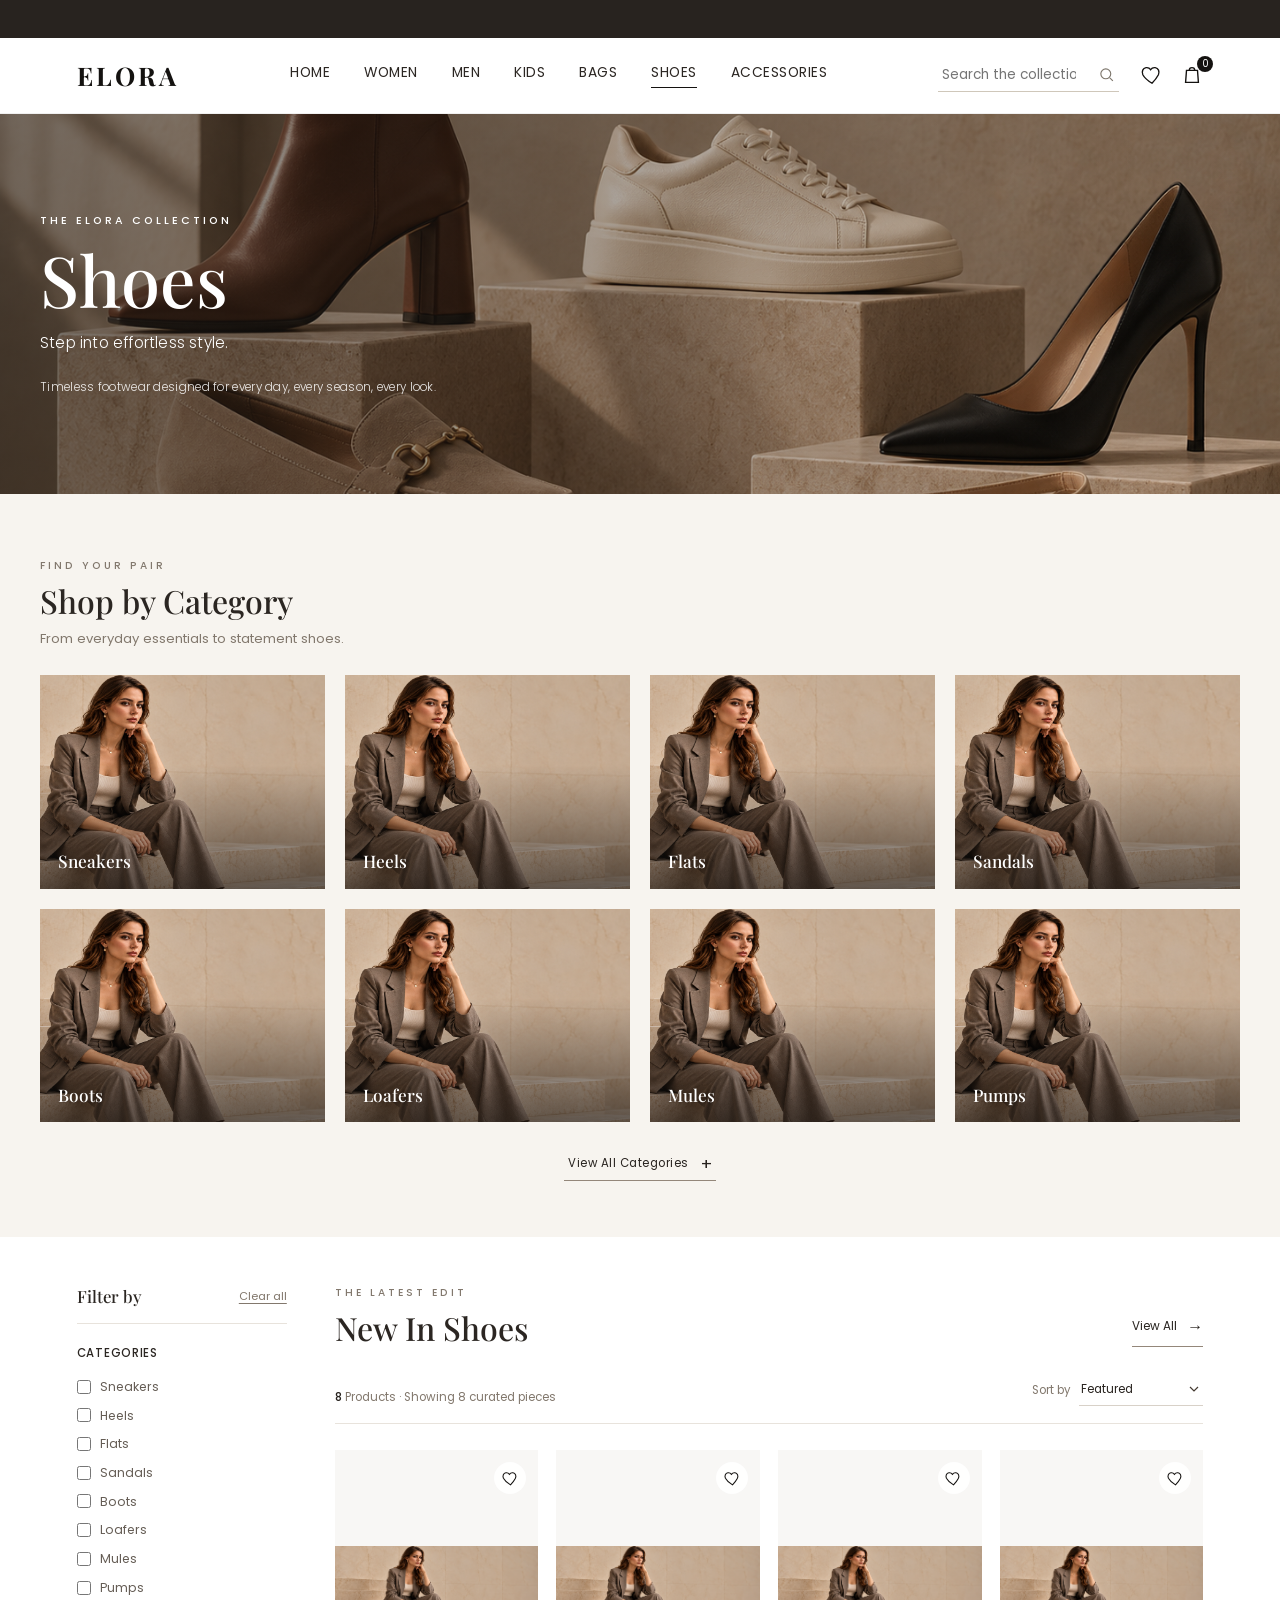
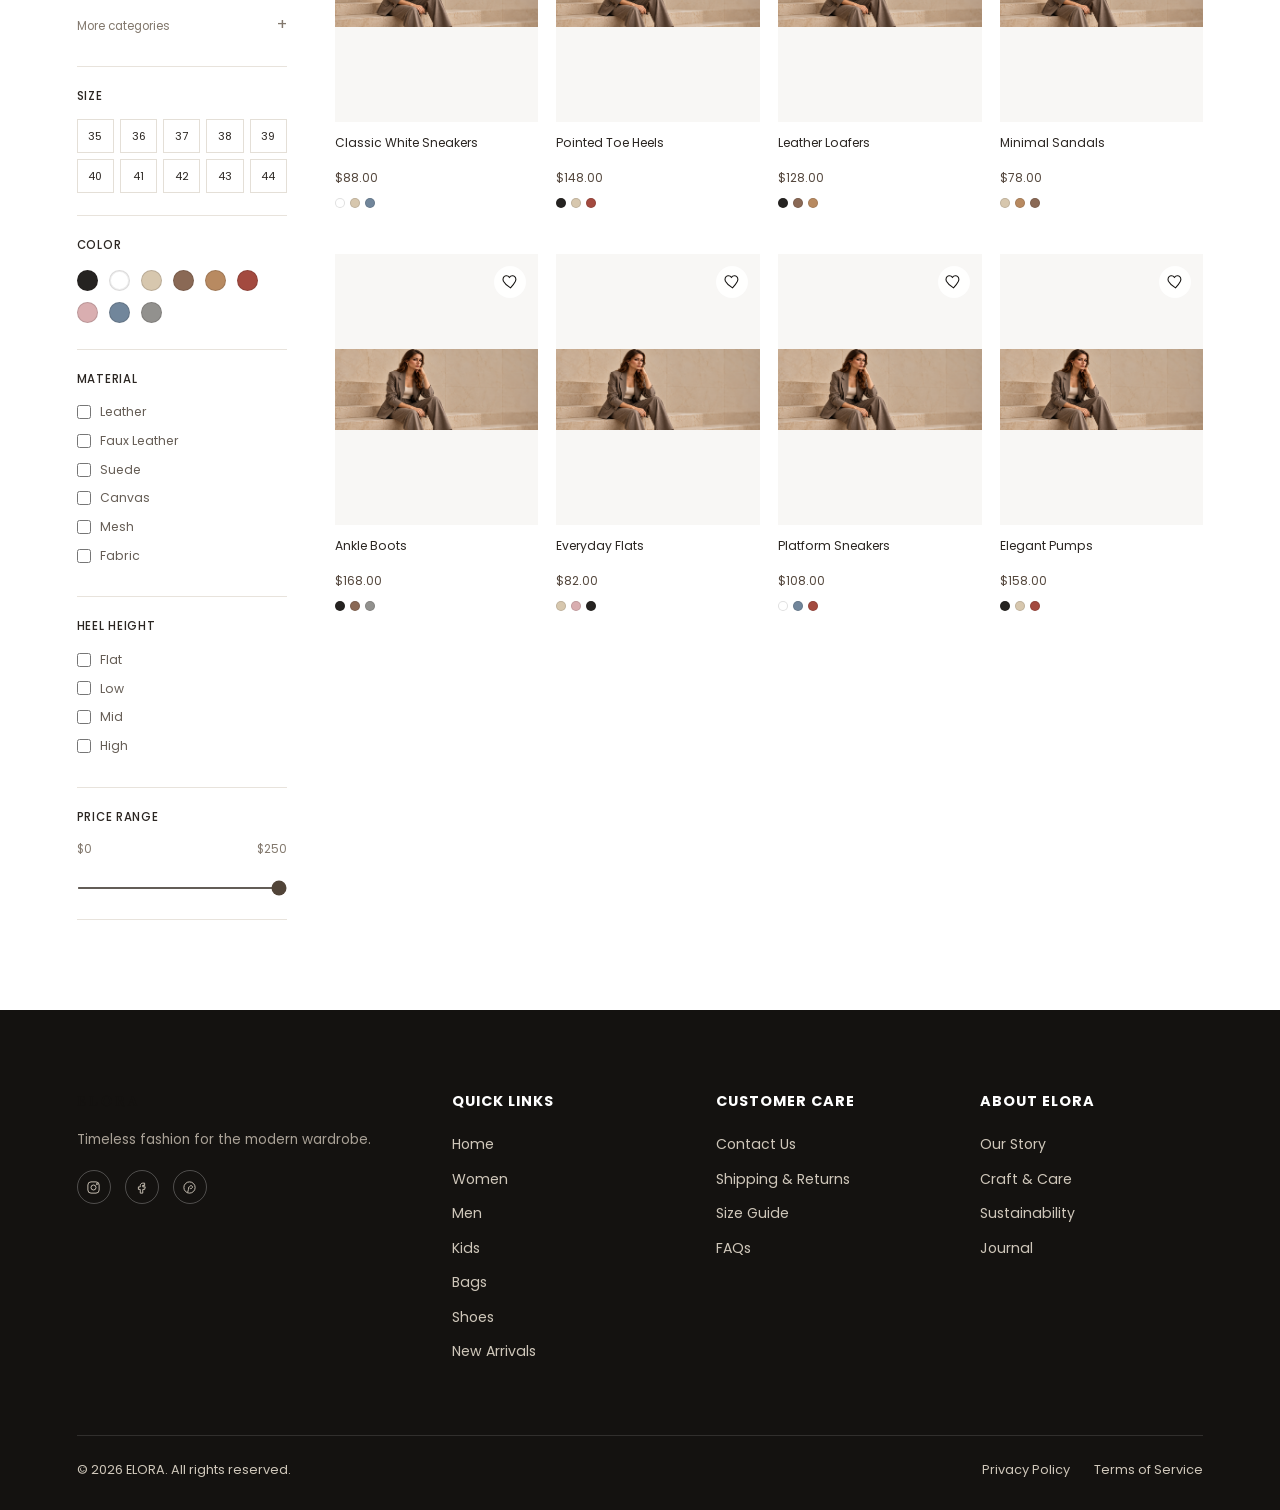
<file: shoes.html>
<!DOCTYPE html>
<html lang="en">
<head>
  <meta charset="UTF-8">
  <meta name="viewport" content="width=device-width, initial-scale=1.0">
  <meta name="description" content="Explore ELORA Shoes: refined everyday footwear and timeless styles for every season.">
  <title>Shoes | ELORA</title>
  <link rel="preconnect" href="https://fonts.googleapis.com">
  <link rel="preconnect" href="https://fonts.gstatic.com" crossorigin>
  <link href="https://fonts.googleapis.com/css2?family=Playfair+Display:wght@400;500;600;700&family=Poppins:wght@300;400;500;600&display=swap" rel="stylesheet">
  <link rel="stylesheet" href="style.css">
</head>
<body class="women-page">
  <div class="topbar women-topbar">
    <div class="topbar-track">
      <span>Complimentary shipping on orders over $100</span>
      <span>Thoughtfully made. Made to last.</span>
      <span>Complimentary shipping on orders over $100</span>
      <span>Thoughtfully made. Made to last.</span>
    </div>
  </div>

  <header class="navbar" id="navbar">
    <div class="nav-container">
      <button class="menu-toggle" id="menuToggle" aria-label="Open menu" aria-expanded="false">
        <span></span><span></span><span></span>
      </button>
      <a class="logo" href="index.html" aria-label="ELORA home">ELORA</a>
      <nav class="nav-links" id="navLinks" aria-label="Main navigation">
        <a href="index.html">Home</a>
        <a href="women.html">Women</a>
        <a href="men.html">Men</a>
        <a href="kids.html">Kids</a>
        <a href="bags.html">Bags</a>
        <a href="shoes.html" class="active" aria-current="page">Shoes</a>
        <a href="accessories.html" aria-label="Accessories collection">Accessories</a>
      </nav>
      <div class="nav-actions">
        <label class="search-box women-search-box">
          <input id="shoesSearch" type="search" placeholder="Search the collection" aria-label="Search the shoes collection">
          <svg viewBox="0 0 24 24" fill="none" stroke="currentColor" stroke-width="1.6" aria-hidden="true"><circle cx="11" cy="11" r="7"/><line x1="21" y1="21" x2="16.65" y2="16.65"/></svg>
        </label>
        <button class="icon-btn" aria-label="Wishlist">
          <svg viewBox="0 0 24 24" fill="none" stroke="currentColor" stroke-width="1.5" aria-hidden="true"><path d="M12 21s-7.5-4.6-10-9.3C.5 8 2 4.5 5.5 4c2-.3 3.9.6 5 2.2C11.6 4.6 13.5 3.7 15.5 4 19 4.5 20.5 8 19 11.7 16.5 16.4 12 21 12 21z"/></svg>
        </button>
        <button class="icon-btn bag-btn" aria-label="Shopping bag, 0 items">
          <svg viewBox="0 0 24 24" fill="none" stroke="currentColor" stroke-width="1.5" aria-hidden="true"><path d="M6 7h12l1 13H5L6 7z"/><path d="M9 7a3 3 0 0 1 6 0"/></svg>
          <span class="bag-count">0</span>
        </button>
      </div>
    </div>
  </header>

  <main>
    <section class="collection-hero" aria-labelledby="collectionTitle">
      <img src="images/Shoes.png" alt="ELORA footwear collection in warm neutral tones" fetchpriority="high">
      <div class="collection-hero-shade"></div>
      <div class="collection-hero-copy">
        <p class="eyebrow">THE ELORA COLLECTION</p>
        <h1 id="collectionTitle">Shoes</h1>
        <p class="collection-hero-description">Step into effortless style.</p>
        <p class="collection-hero-note">Timeless footwear designed for every day, every season, every look.</p>
      </div>
    </section>

    <section class="women-category-browser" aria-labelledby="categoryHeading">
      <div class="category-browser-inner">
        <div class="category-browser-heading">
          <p class="eyebrow">FIND YOUR PAIR</p>
          <h2 id="categoryHeading">Shop by Category</h2>
          <p>From everyday essentials to statement shoes.</p>
        </div>
        <div class="women-category-grid">
          <a class="women-category-card" href="#shoes-new-in" data-shoes-category="sneakers"><img src="https://images.unsplash.com/photo-1542291026-7eec264c27ff?q=85&w=800&auto=format&fit=crop" alt="" loading="lazy"><span>Sneakers</span></a>
          <a class="women-category-card" href="#shoes-new-in" data-shoes-category="heels"><img src="https://images.unsplash.com/photo-1543163521-1bf539c55dd2?q=85&w=800&auto=format&fit=crop" alt="" loading="lazy"><span>Heels</span></a>
          <a class="women-category-card" href="#shoes-new-in" data-shoes-category="flats"><img src="https://images.unsplash.com/photo-1535043934128-cf0b28d52f95?q=85&w=800&auto=format&fit=crop" alt="" loading="lazy"><span>Flats</span></a>
          <a class="women-category-card" href="#shoes-new-in" data-shoes-category="sandals"><img src="https://images.unsplash.com/photo-1562273138-f46be4ebdf33?q=85&w=800&auto=format&fit=crop" alt="" loading="lazy"><span>Sandals</span></a>
          <a class="women-category-card" href="#shoes-new-in" data-shoes-category="boots"><img src="https://images.unsplash.com/photo-1543163521-1bf539c55dd2?q=85&w=800&auto=format&fit=crop" alt="" loading="lazy"><span>Boots</span></a>
          <a class="women-category-card" href="#shoes-new-in" data-shoes-category="loafers"><img src="https://images.unsplash.com/photo-1614252235316-8c857d38b5f4?q=85&w=800&auto=format&fit=crop" alt="" loading="lazy"><span>Loafers</span></a>
          <a class="women-category-card" href="#shoes-new-in" data-shoes-category="mules"><img src="https://images.unsplash.com/photo-1515347619252-60a4bf4fff4f?q=85&w=800&auto=format&fit=crop" alt="" loading="lazy"><span>Mules</span></a>
          <a class="women-category-card" href="#shoes-new-in" data-shoes-category="pumps"><img src="https://images.unsplash.com/photo-1515347619252-60a4bf4fff4f?q=85&w=800&auto=format&fit=crop" alt="" loading="lazy"><span>Pumps</span></a>
        </div>
        <div class="additional-categories" id="shoesAdditionalCategories" hidden>
          <a class="women-category-card" href="#shoes-new-in" data-shoes-category="espadrilles"><img src="https://images.unsplash.com/photo-1562273138-f46be4ebdf33?q=85&w=800&auto=format&fit=crop" alt="" loading="lazy"><span>Espadrilles</span></a>
          <a class="women-category-card" href="#shoes-new-in" data-shoes-category="platform-shoes"><img src="https://images.unsplash.com/photo-1600185365483-26d7a4cc7519?q=85&w=800&auto=format&fit=crop" alt="" loading="lazy"><span>Platform Shoes</span></a>
          <a class="women-category-card" href="#shoes-new-in" data-shoes-category="slip-ons"><img src="https://images.unsplash.com/photo-1460353581641-37baddab0fa2?q=85&w=800&auto=format&fit=crop" alt="" loading="lazy"><span>Slip-Ons</span></a>
          <a class="women-category-card" href="#shoes-new-in" data-shoes-category="running-shoes"><img src="https://images.unsplash.com/photo-1608231387042-66d1773070a5?q=85&w=800&auto=format&fit=crop" alt="" loading="lazy"><span>Running Shoes</span></a>
          <a class="women-category-card" href="#shoes-new-in" data-shoes-category="casual-shoes"><img src="https://images.unsplash.com/photo-1542291026-7eec264c27ff?q=85&w=800&auto=format&fit=crop" alt="" loading="lazy"><span>Casual Shoes</span></a>
          <a class="women-category-card" href="#shoes-new-in" data-shoes-category="formal-shoes"><img src="https://images.unsplash.com/photo-1543163521-1bf539c55dd2?q=85&w=800&auto=format&fit=crop" alt="" loading="lazy"><span>Formal Shoes</span></a>
          <a class="women-category-card" href="#shoes-new-in" data-shoes-category="slippers"><img src="https://images.unsplash.com/photo-1603487742131-4160ec999306?q=85&w=800&auto=format&fit=crop" alt="" loading="lazy"><span>Slippers</span></a>
          <a class="women-category-card" href="#shoes-new-in" data-shoes-category="shoe-accessories"><img src="images/accessories.png" alt="" loading="lazy"><span>Shoe Accessories</span></a>
        </div>
        <button class="view-categories-button" id="shoesViewCategories" type="button" aria-expanded="false" aria-controls="shoesAdditionalCategories">View All Categories <span aria-hidden="true">+</span></button>
      </div>
    </section>

    <section class="collection-layout" id="shoes-new-in" aria-label="New shoes">
      <aside class="collection-sidebar" id="shoesCollectionSidebar" aria-label="Shoe filters">
        <div class="sidebar-heading">
          <h2>Filter by</h2>
          <button type="button" id="shoesClearFilters" class="text-button">Clear all</button>
        </div>
        <fieldset class="filter-group">
          <legend>Categories</legend>
          <label><input type="checkbox" name="shoes-category" value="sneakers"><span>Sneakers</span></label>
          <label><input type="checkbox" name="shoes-category" value="heels"><span>Heels</span></label>
          <label><input type="checkbox" name="shoes-category" value="flats"><span>Flats</span></label>
          <label><input type="checkbox" name="shoes-category" value="sandals"><span>Sandals</span></label>
          <label><input type="checkbox" name="shoes-category" value="boots"><span>Boots</span></label>
          <label><input type="checkbox" name="shoes-category" value="loafers"><span>Loafers</span></label>
          <label><input type="checkbox" name="shoes-category" value="mules"><span>Mules</span></label>
          <label><input type="checkbox" name="shoes-category" value="pumps"><span>Pumps</span></label>
          <details class="extra-filter-categories">
            <summary>More categories</summary>
            <label><input type="checkbox" name="shoes-category" value="espadrilles"><span>Espadrilles</span></label>
            <label><input type="checkbox" name="shoes-category" value="platform-shoes"><span>Platform Shoes</span></label>
            <label><input type="checkbox" name="shoes-category" value="slip-ons"><span>Slip-Ons</span></label>
            <label><input type="checkbox" name="shoes-category" value="running-shoes"><span>Running Shoes</span></label>
            <label><input type="checkbox" name="shoes-category" value="casual-shoes"><span>Casual Shoes</span></label>
            <label><input type="checkbox" name="shoes-category" value="formal-shoes"><span>Formal Shoes</span></label>
            <label><input type="checkbox" name="shoes-category" value="slippers"><span>Slippers</span></label>
            <label><input type="checkbox" name="shoes-category" value="shoe-accessories"><span>Shoe Accessories</span></label>
          </details>
        </fieldset>
        <fieldset class="filter-group size-filter">
          <legend>Size</legend>
          <div class="size-options">
            <label><input type="checkbox" name="shoes-size" value="35"><span>35</span></label>
            <label><input type="checkbox" name="shoes-size" value="36"><span>36</span></label>
            <label><input type="checkbox" name="shoes-size" value="37"><span>37</span></label>
            <label><input type="checkbox" name="shoes-size" value="38"><span>38</span></label>
            <label><input type="checkbox" name="shoes-size" value="39"><span>39</span></label>
            <label><input type="checkbox" name="shoes-size" value="40"><span>40</span></label>
            <label><input type="checkbox" name="shoes-size" value="41"><span>41</span></label>
            <label><input type="checkbox" name="shoes-size" value="42"><span>42</span></label>
            <label><input type="checkbox" name="shoes-size" value="43"><span>43</span></label>
            <label><input type="checkbox" name="shoes-size" value="44"><span>44</span></label>
          </div>
        </fieldset>
        <fieldset class="filter-group">
          <legend>Color</legend>
          <div class="swatch-options">
            <button type="button" class="filter-swatch" data-shoes-color="black" aria-label="Black" aria-pressed="false" style="--swatch:#252321"></button>
            <button type="button" class="filter-swatch" data-shoes-color="white" aria-label="White" aria-pressed="false" style="--swatch:#fff"></button>
            <button type="button" class="filter-swatch" data-shoes-color="beige" aria-label="Beige" aria-pressed="false" style="--swatch:#d7c7ae"></button>
            <button type="button" class="filter-swatch" data-shoes-color="brown" aria-label="Brown" aria-pressed="false" style="--swatch:#8a6955"></button>
            <button type="button" class="filter-swatch" data-shoes-color="tan" aria-label="Tan" aria-pressed="false" style="--swatch:#b88a61"></button>
            <button type="button" class="filter-swatch" data-shoes-color="red" aria-label="Red" aria-pressed="false" style="--swatch:#a34a3f"></button>
            <button type="button" class="filter-swatch" data-shoes-color="pink" aria-label="Pink" aria-pressed="false" style="--swatch:#d9aeb0"></button>
            <button type="button" class="filter-swatch" data-shoes-color="blue" aria-label="Blue" aria-pressed="false" style="--swatch:#71869b"></button>
            <button type="button" class="filter-swatch" data-shoes-color="gray" aria-label="Gray" aria-pressed="false" style="--swatch:#92918e"></button>
          </div>
        </fieldset>
        <fieldset class="filter-group">
          <legend>Material</legend>
          <label><input type="checkbox" name="shoes-material" value="leather"><span>Leather</span></label>
          <label><input type="checkbox" name="shoes-material" value="faux-leather"><span>Faux Leather</span></label>
          <label><input type="checkbox" name="shoes-material" value="suede"><span>Suede</span></label>
          <label><input type="checkbox" name="shoes-material" value="canvas"><span>Canvas</span></label>
          <label><input type="checkbox" name="shoes-material" value="mesh"><span>Mesh</span></label>
          <label><input type="checkbox" name="shoes-material" value="fabric"><span>Fabric</span></label>
        </fieldset>
        <fieldset class="filter-group">
          <legend>Heel height</legend>
          <label><input type="checkbox" name="shoes-heel" value="flat"><span>Flat</span></label>
          <label><input type="checkbox" name="shoes-heel" value="low"><span>Low</span></label>
          <label><input type="checkbox" name="shoes-heel" value="mid"><span>Mid</span></label>
          <label><input type="checkbox" name="shoes-heel" value="high"><span>High</span></label>
        </fieldset>
        <fieldset class="filter-group price-filter">
          <legend>Price range</legend>
          <div class="price-values"><span>$0</span><output id="shoesPriceOutput" for="shoesPriceRange">$250</output></div>
          <input id="shoesPriceRange" type="range" min="0" max="250" value="250" aria-label="Maximum price">
        </fieldset>
      </aside>

      <div class="collection-results">
        <div class="men-products-heading">
          <div><p class="eyebrow">THE LATEST EDIT</p><h2 id="shoesProductsHeading">New In Shoes</h2></div>
          <a class="men-view-all" href="#shoesProductGrid">View All <span aria-hidden="true">&rarr;</span></a>
        </div>
        <div class="collection-toolbar">
          <div class="result-heading"><p><strong id="shoesProductCount">8</strong> Products <span id="shoesVisibleCount">· Showing 8 curated pieces</span></p></div>
          <div class="toolbar-controls">
            <button type="button" class="filter-toggle" id="shoesFiltersToggle" aria-expanded="false" aria-controls="shoesCollectionSidebar">
              <svg viewBox="0 0 24 24" fill="none" stroke="currentColor" stroke-width="1.6" aria-hidden="true"><path d="M4 7h16M7 12h10m-7 5h4"/><circle cx="8" cy="7" r="1.5" fill="currentColor"/><circle cx="15" cy="12" r="1.5" fill="currentColor"/></svg>
              Filters
            </button>
            <label class="sort-control"><span>Sort by</span>
              <select id="shoesSortProducts" aria-label="Sort shoe products">
                <option value="featured">Featured</option>
                <option value="newest">Newest</option>
                <option value="low-high">Price: Low to High</option>
                <option value="high-low">Price: High to Low</option>
              </select>
            </label>
          </div>
        </div>
        <div class="women-product-grid" id="shoesProductGrid" aria-live="polite"></div>
        <p class="empty-state" id="shoesEmptyState" hidden>No shoes match those filters. Try adjusting your selection.</p>
      </div>
    </section>
  </main>

  <footer class="footer women-footer">
    <div class="footer-grid">
      <div class="footer-col footer-brand">
        <a class="logo" href="index.html">ELORA</a>
        <p>Timeless fashion for the modern wardrobe.</p>
        <div class="social-icons">
          <a href="#" aria-label="Instagram"><svg viewBox="0 0 24 24" fill="none" stroke="currentColor" stroke-width="1.5"><rect x="3" y="3" width="18" height="18" rx="5"/><circle cx="12" cy="12" r="4"/><circle cx="17.5" cy="6.5" r="1"/></svg></a>
          <a href="#" aria-label="Facebook"><svg viewBox="0 0 24 24" fill="none" stroke="currentColor" stroke-width="1.5"><path d="M14 9h3V5h-3c-2.2 0-4 1.8-4 4v2H7v4h3v6h4v-6h3l1-4h-4v-2c0-.6.4-1 1-1z"/></svg></a>
          <a href="#" aria-label="Pinterest"><svg viewBox="0 0 24 24" fill="none" stroke="currentColor" stroke-width="1.5"><circle cx="12" cy="12" r="9"/><path d="M9 20c1-3 1.5-6 2-9m1 0c.3-1.5 2-2.5 3.5-1.8 1.6.7 1.8 3-.2 4.3-1 .6-2.3.4-2.8-.5"/></svg></a>
        </div>
      </div>
      <div class="footer-col"><h4>Quick Links</h4><a href="index.html">Home</a><a href="women.html">Women</a><a href="men.html">Men</a><a href="kids.html">Kids</a><a href="bags.html">Bags</a><a href="shoes.html">Shoes</a><a href="#shoes-new-in">New Arrivals</a></div>
      <div class="footer-col"><h4>Customer Care</h4><a href="#">Contact Us</a><a href="#">Shipping &amp; Returns</a><a href="#">Size Guide</a><a href="#">FAQs</a></div>
      <div class="footer-col"><h4>About ELORA</h4><a href="#">Our Story</a><a href="#">Craft &amp; Care</a><a href="#">Sustainability</a><a href="#">Journal</a></div>
    </div>
    <div class="footer-bottom">
      <p>&copy; 2026 ELORA. All rights reserved.</p>
      <div class="footer-legal"><a href="#">Privacy Policy</a><a href="#">Terms of Service</a></div>
    </div>
  </footer>

  <div class="mobile-overlay" id="mobileOverlay"></div>
  <script src="script.js"></script>
</body>
</html>
</file>
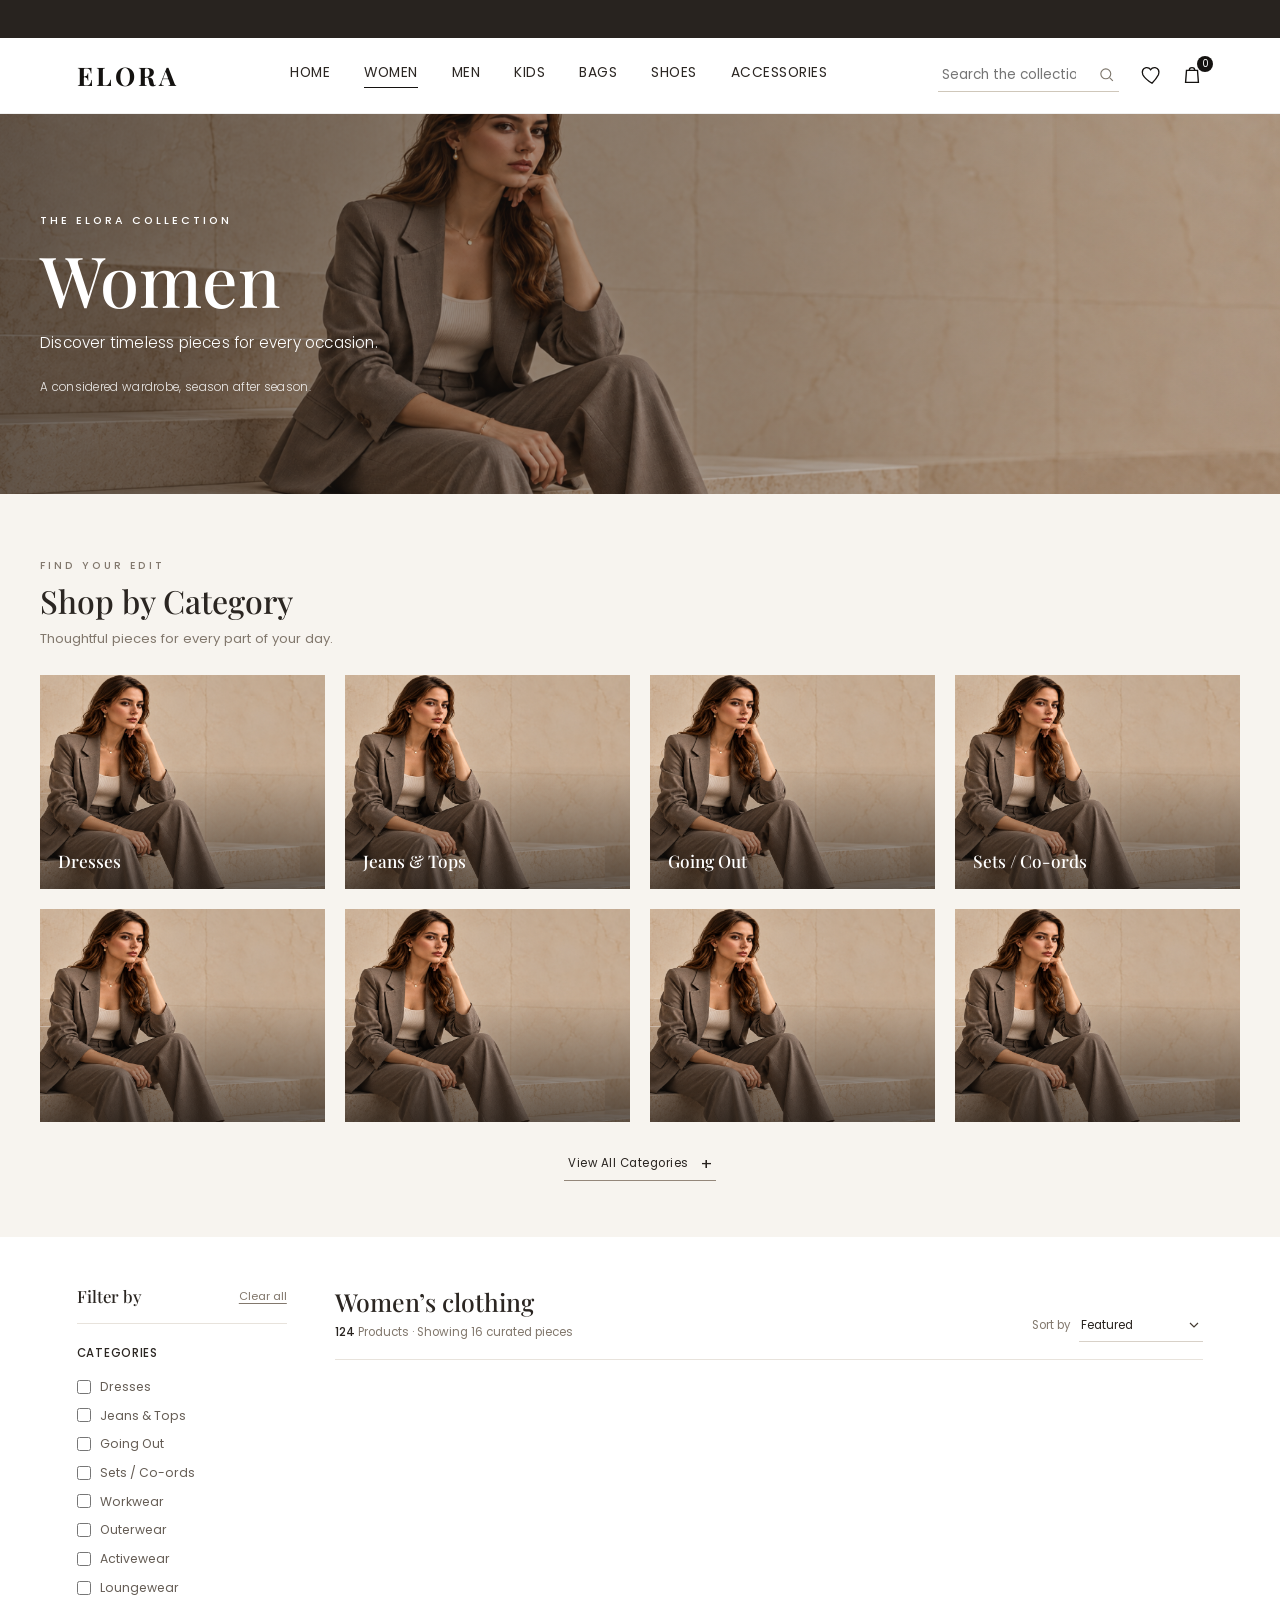
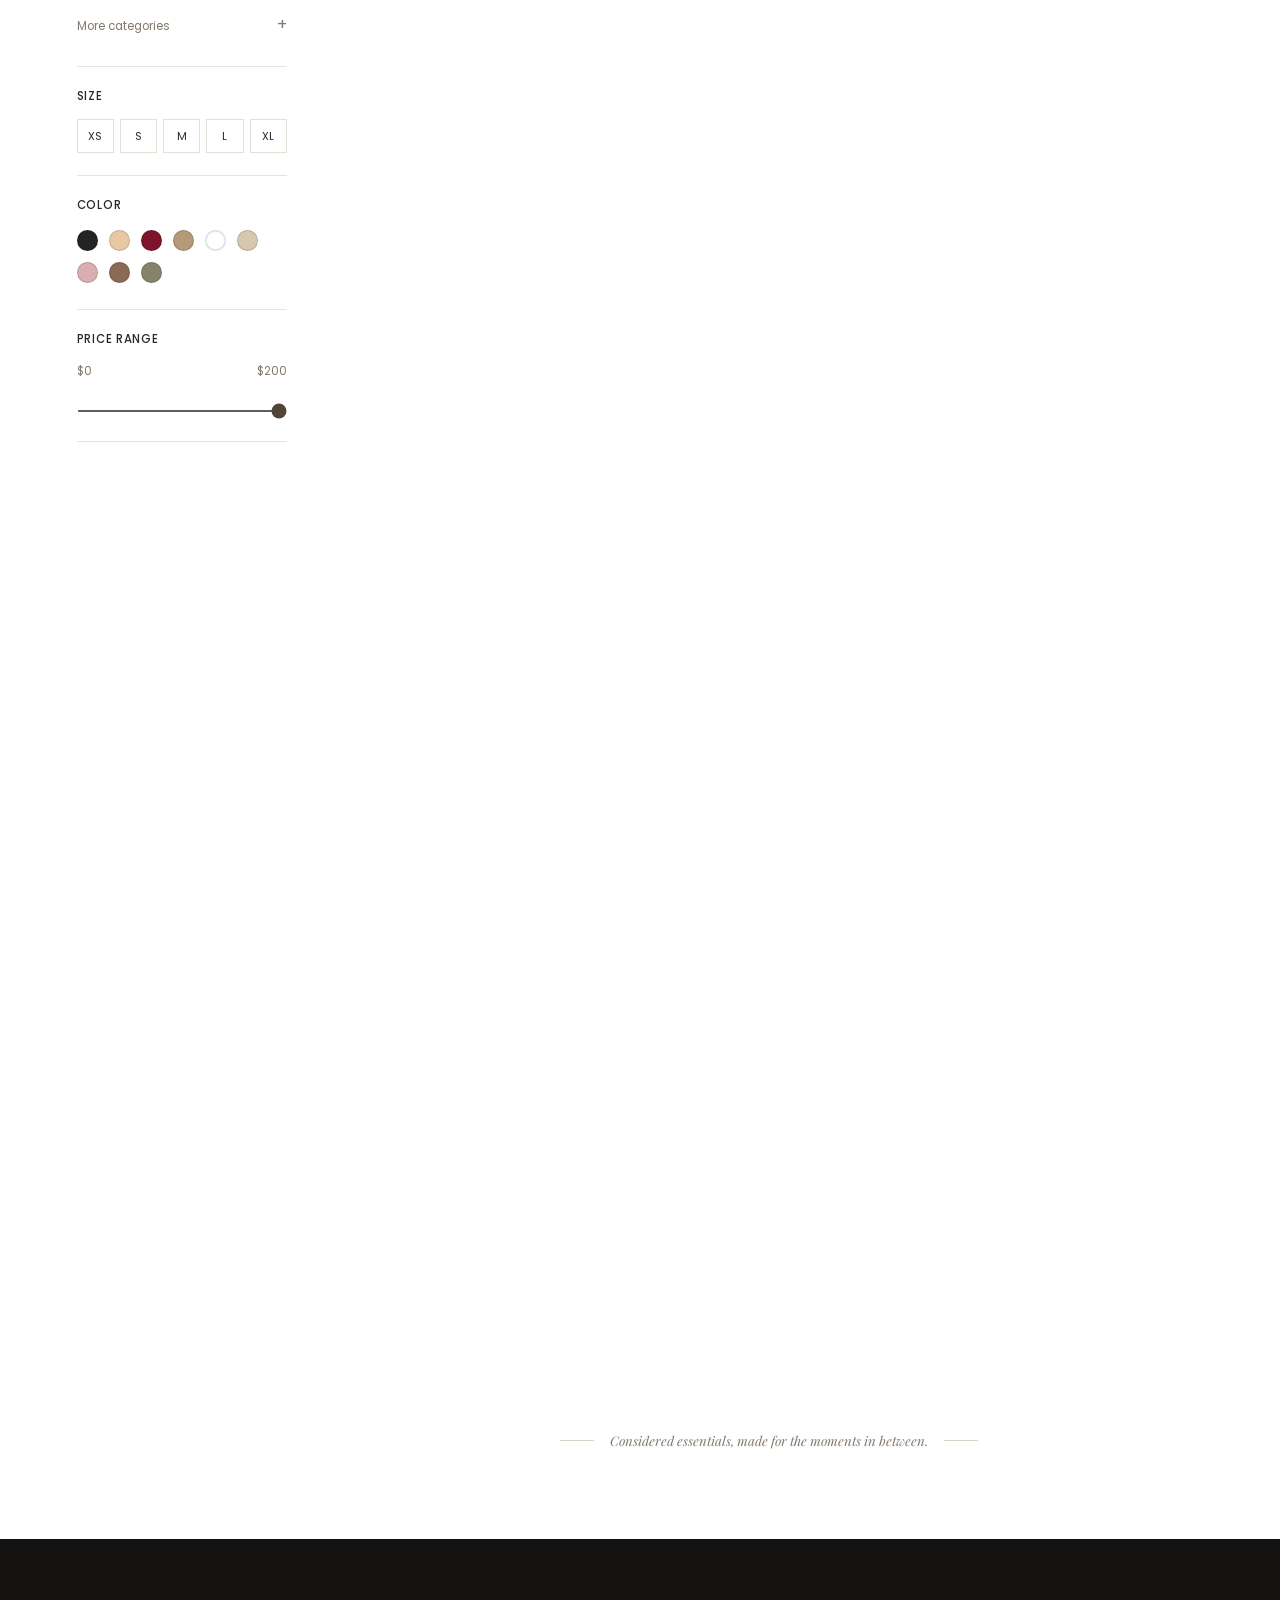
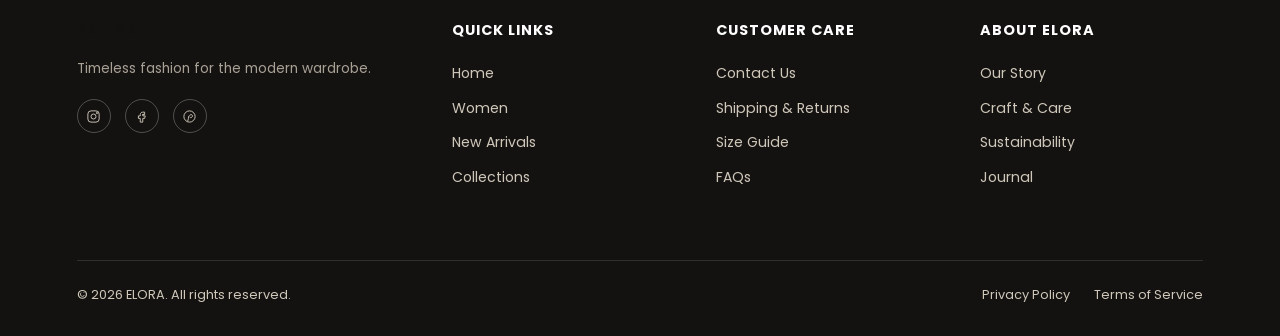
<file: women.html>
<!DOCTYPE html>
<html lang="en">
<head>
  <meta charset="UTF-8">
  <meta name="viewport" content="width=device-width, initial-scale=1.0">
  <meta name="description" content="Explore the ELORA women’s collection: considered essentials, soft tailoring, and timeless pieces for every occasion.">
  <title>Women | ELORA</title>
  <link rel="preconnect" href="https://fonts.googleapis.com">
  <link rel="preconnect" href="https://fonts.gstatic.com" crossorigin>
  <link href="https://fonts.googleapis.com/css2?family=Playfair+Display:wght@400;500;600;700&family=Poppins:wght@300;400;500;600&display=swap" rel="stylesheet">
  <link rel="stylesheet" href="style.css">
</head>
<body class="women-page">
  <div class="topbar women-topbar">
    <div class="topbar-track">
      <span>Complimentary shipping on orders over $100</span>
      <span>Thoughtfully made. Made to last.</span>
      <span>Complimentary shipping on orders over $100</span>
      <span>Thoughtfully made. Made to last.</span>
    </div>
  </div>

  <header class="navbar" id="navbar">
    <div class="nav-container">
      <button class="menu-toggle" id="menuToggle" aria-label="Open menu" aria-expanded="false">
        <span></span><span></span><span></span>
      </button>
      <a class="logo" href="index.html" aria-label="ELORA home">ELORA</a>
      <nav class="nav-links" id="navLinks" aria-label="Main navigation">
        <a href="index.html">Home</a>
        <a href="women.html" class="active" aria-current="page">Women</a>
        <a href="men.html" aria-label="Men collection">Men</a>
        <a href="kids.html" aria-label="Kids collection">Kids</a>
        <a href="bags.html" aria-label="Bags collection">Bags</a>
        <a href="shoes.html" aria-label="Shoes collection">Shoes</a>
        <a href="accessories.html" aria-label="Accessories collection">Accessories</a>
      </nav>
      <div class="nav-actions">
        <label class="search-box women-search-box">
          <input id="womenSearch" type="search" placeholder="Search the collection" aria-label="Search the women’s collection">
          <svg viewBox="0 0 24 24" fill="none" stroke="currentColor" stroke-width="1.6" aria-hidden="true"><circle cx="11" cy="11" r="7"/><line x1="21" y1="21" x2="16.65" y2="16.65"/></svg>
        </label>
        <button class="icon-btn" aria-label="Wishlist">
          <svg viewBox="0 0 24 24" fill="none" stroke="currentColor" stroke-width="1.5" aria-hidden="true"><path d="M12 21s-7.5-4.6-10-9.3C.5 8 2 4.5 5.5 4c2-.3 3.9.6 5 2.2C11.6 4.6 13.5 3.7 15.5 4 19 4.5 20.5 8 19 11.7 16.5 16.4 12 21 12 21z"/></svg>
        </button>
        <button class="icon-btn bag-btn" aria-label="Shopping bag, 0 items">
          <svg viewBox="0 0 24 24" fill="none" stroke="currentColor" stroke-width="1.5" aria-hidden="true"><path d="M6 7h12l1 13H5L6 7z"/><path d="M9 7a3 3 0 0 1 6 0"/></svg>
          <span class="bag-count">0</span>
        </button>
      </div>
    </div>
  </header>

  <main>
    <section class="collection-hero" aria-labelledby="collectionTitle">
      <img src="https://images.unsplash.com/photo-1483985988355-763728e1935b?q=85&w=2200&auto=format&fit=crop" alt="A woman in a softly tailored neutral outfit" fetchpriority="high">
      <div class="collection-hero-shade"></div>
      <div class="collection-hero-copy">
        <p class="eyebrow">THE ELORA COLLECTION</p>
        <h1 id="collectionTitle">Women</h1>
        <p class="collection-hero-description">Discover timeless pieces for every occasion.</p>
        <p class="collection-hero-note">A considered wardrobe, season after season.</p>
      </div>
    </section>

    <section class="women-category-browser" aria-labelledby="categoryHeading">
      <div class="category-browser-inner">
        <div class="category-browser-heading">
          <p class="eyebrow">FIND YOUR EDIT</p>
          <h2 id="categoryHeading">Shop by Category</h2>
          <p>Thoughtful pieces for every part of your day.</p>
        </div>
        <div class="women-category-grid">
          <a class="women-category-card" href="#womenProductGrid" data-category="dresses"><img src="https://images.unsplash.com/photo-1495385794356-15371f348c31?q=85&w=800&auto=format&fit=crop" alt="" loading="lazy"><span>Dresses</span></a>
          <a class="women-category-card" href="#womenProductGrid" data-category="jeans-tops"><img src="https://images.unsplash.com/photo-1529139574466-a303027c1d8b?q=85&w=800&auto=format&fit=crop" alt="" loading="lazy"><span>Jeans &amp; Tops</span></a>
          <a class="women-category-card" href="#womenProductGrid" data-category="going-out"><img src="https://images.unsplash.com/photo-1483985988355-763728e1935b?q=85&w=800&auto=format&fit=crop" alt="" loading="lazy"><span>Going Out</span></a>
          <a class="women-category-card" href="#womenProductGrid" data-category="sets-co-ords"><img src="https://images.unsplash.com/photo-1509631179647-0177331693ae?q=85&w=800&auto=format&fit=crop" alt="" loading="lazy"><span>Sets / Co-ords</span></a>
          <a class="women-category-card" href="#womenProductGrid" data-category="workwear"><img src="https://images.unsplash.com/photo-1591047139829-d91aecb6caea?q=85&w=800&auto=format&fit=crop" alt="" loading="lazy"><span>Workwear</span></a>
          <a class="women-category-card" href="#womenProductGrid" data-category="outerwear"><img src="https://images.unsplash.com/photo-1539533018447-63fcce2678e3?q=85&w=800&auto=format&fit=crop" alt="" loading="lazy"><span>Outerwear</span></a>
          <a class="women-category-card" href="#womenProductGrid" data-category="activewear"><img src="https://images.unsplash.com/photo-1518611012118-696072aa579a?q=85&w=800&auto=format&fit=crop" alt="" loading="lazy"><span>Activewear</span></a>
          <a class="women-category-card" href="#womenProductGrid" data-category="loungewear"><img src="https://images.unsplash.com/photo-1552902019-ebcd97aa9aa0?q=85&w=800&auto=format&fit=crop" alt="" loading="lazy"><span>Loungewear</span></a>
        </div>
        <div class="additional-categories" id="additionalCategories" hidden>
          <a class="women-category-card" href="#womenProductGrid" data-category="accessories"><img src="https://images.unsplash.com/photo-1584917865442-de89df76afd3?q=85&w=800&auto=format&fit=crop" alt="" loading="lazy"><span>Accessories</span></a>
          <a class="women-category-card" href="#womenProductGrid" data-category="sleepwear"><img src="https://images.unsplash.com/photo-1618244972963-dbee1a7edc95?q=85&w=800&auto=format&fit=crop" alt="" loading="lazy"><span>Sleepwear</span></a>
          <a class="women-category-card" href="#womenProductGrid" data-category="skirts-shorts"><img src="https://images.unsplash.com/photo-1485968579580-b6d095142e6e?q=85&w=800&auto=format&fit=crop" alt="" loading="lazy"><span>Skirts &amp; Shorts</span></a>
          <a class="women-category-card" href="#womenProductGrid" data-category="swimwear"><img src="https://images.unsplash.com/photo-1570976447640-ac859083963f?q=85&w=800&auto=format&fit=crop" alt="" loading="lazy"><span>Swimwear</span></a>
          <a class="women-category-card" href="#womenProductGrid" data-category="basics"><img src="https://images.unsplash.com/photo-1583744946564-b52ac1c389c8?q=85&w=800&auto=format&fit=crop" alt="" loading="lazy"><span>Basics</span></a>
          <a class="women-category-card" href="#womenProductGrid" data-category="maternity"><img src="https://images.unsplash.com/photo-1542038784456-1ea8e935640e?q=85&w=800&auto=format&fit=crop" alt="" loading="lazy"><span>Maternity</span></a>
          <a class="women-category-card" href="#womenProductGrid" data-category="lingerie"><img src="https://images.unsplash.com/photo-1566174053879-31528523f8ae?q=85&w=800&auto=format&fit=crop" alt="" loading="lazy"><span>Lingerie</span></a>
          <a class="women-category-card" href="#womenProductGrid" data-category="underwear"><img src="https://images.unsplash.com/photo-1583846783214-7229a91b20ed?q=85&w=800&auto=format&fit=crop" alt="" loading="lazy"><span>Underwear</span></a>
        </div>
        <button class="view-categories-button" id="viewCategories" type="button" aria-expanded="false" aria-controls="additionalCategories">View All Categories <span aria-hidden="true">+</span></button>
      </div>
    </section>

    <section class="collection-layout" aria-label="Women’s clothing">
      <aside class="collection-sidebar" id="collectionSidebar" aria-label="Product filters">
        <div class="sidebar-heading">
          <h2>Filter by</h2>
          <button type="button" id="clearFilters" class="text-button">Clear all</button>
        </div>

        <fieldset class="filter-group">
          <legend>Categories</legend>
          <label><input type="checkbox" name="category" value="dresses"><span>Dresses</span></label>
          <label><input type="checkbox" name="category" value="jeans-tops"><span>Jeans &amp; Tops</span></label>
          <label><input type="checkbox" name="category" value="going-out"><span>Going Out</span></label>
          <label><input type="checkbox" name="category" value="sets-co-ords"><span>Sets / Co-ords</span></label>
          <label><input type="checkbox" name="category" value="workwear"><span>Workwear</span></label>
          <label><input type="checkbox" name="category" value="outerwear"><span>Outerwear</span></label>
          <label><input type="checkbox" name="category" value="activewear"><span>Activewear</span></label>
          <label><input type="checkbox" name="category" value="loungewear"><span>Loungewear</span></label>
          <details class="extra-filter-categories">
            <summary>More categories</summary>
            <label><input type="checkbox" name="category" value="accessories"><span>Accessories</span></label>
            <label><input type="checkbox" name="category" value="sleepwear"><span>Sleepwear</span></label>
            <label><input type="checkbox" name="category" value="skirts-shorts"><span>Skirts &amp; Shorts</span></label>
            <label><input type="checkbox" name="category" value="swimwear"><span>Swimwear</span></label>
            <label><input type="checkbox" name="category" value="basics"><span>Basics</span></label>
            <label><input type="checkbox" name="category" value="maternity"><span>Maternity</span></label>
            <label><input type="checkbox" name="category" value="lingerie"><span>Lingerie</span></label>
            <label><input type="checkbox" name="category" value="underwear"><span>Underwear</span></label>
          </details>
        </fieldset>

        <fieldset class="filter-group size-filter">
          <legend>Size</legend>
          <div class="size-options">
            <label><input type="checkbox" name="size" value="XS"><span>XS</span></label>
            <label><input type="checkbox" name="size" value="S"><span>S</span></label>
            <label><input type="checkbox" name="size" value="M"><span>M</span></label>
            <label><input type="checkbox" name="size" value="L"><span>L</span></label>
            <label><input type="checkbox" name="size" value="XL"><span>XL</span></label>
          </div>
        </fieldset>

        <fieldset class="filter-group">
          <legend>Color</legend>
          <div class="swatch-options">
            <button type="button" class="filter-swatch" data-color="black" aria-label="Black" aria-pressed="false" style="--swatch:#252321"></button>
            <button type="button" class="filter-swatch" data-color="apricot" aria-label="Apricot" aria-pressed="false" style="--swatch:#e7c8a3"></button>
            <button type="button" class="filter-swatch" data-color="burgundy" aria-label="Burgundy" aria-pressed="false" style="--swatch:#7d142b"></button>
            <button type="button" class="filter-swatch" data-color="khaki" aria-label="Khaki" aria-pressed="false" style="--swatch:#b49a78"></button>
            <button type="button" class="filter-swatch" data-color="white" aria-label="White" aria-pressed="false" style="--swatch:#fff"></button>
            <button type="button" class="filter-swatch" data-color="beige" aria-label="Beige" aria-pressed="false" style="--swatch:#d7c7ae"></button>
            <button type="button" class="filter-swatch" data-color="pink" aria-label="Pink" aria-pressed="false" style="--swatch:#d9aeb0"></button>
            <button type="button" class="filter-swatch" data-color="brown" aria-label="Brown" aria-pressed="false" style="--swatch:#8a6955"></button>
            <button type="button" class="filter-swatch" data-color="olive" aria-label="Olive" aria-pressed="false" style="--swatch:#85836a"></button>
          </div>
        </fieldset>

        <fieldset class="filter-group price-filter">
          <legend>Price range</legend>
          <div class="price-values"><span>$0</span><output id="priceOutput" for="priceRange">$200</output></div>
          <input id="priceRange" type="range" min="0" max="200" value="200" aria-label="Maximum price">
        </fieldset>
      </aside>

      <div class="collection-results">
        <div class="collection-toolbar">
          <div class="result-heading">
            <h2>Women’s clothing</h2>
            <p><strong id="productCount">124</strong> Products <span id="visibleCount">· Showing 8 curated pieces</span></p>
          </div>
          <div class="toolbar-controls">
            <button type="button" class="filter-toggle" id="filtersToggle" aria-expanded="false" aria-controls="collectionSidebar">
              <svg viewBox="0 0 24 24" fill="none" stroke="currentColor" stroke-width="1.6" aria-hidden="true"><path d="M4 7h16M7 12h10m-7 5h4"/><circle cx="8" cy="7" r="1.5" fill="currentColor"/><circle cx="15" cy="12" r="1.5" fill="currentColor"/></svg>
              Filters
            </button>
            <label class="sort-control"><span>Sort by</span>
              <select id="sortProducts" aria-label="Sort products">
                <option value="featured">Featured</option>
                <option value="newest">Newest</option>
                <option value="low-high">Price: Low to High</option>
                <option value="high-low">Price: High to Low</option>
              </select>
            </label>
          </div>
        </div>

        <section class="dress-detail" id="dressProductDetail" aria-labelledby="dressDetailTitle" hidden>
          <button class="detail-back-button" id="backToWomenProducts" type="button">
            <span aria-hidden="true">&larr;</span> Back to Women’s clothing
          </button>
          <div class="dress-detail-layout">
            <div class="dress-detail-gallery">
              <div class="dress-detail-image-pair">
                <figure>
                  <img id="dressFrontImage" src="dress/Ruched%20Black%20Bell-Sleeve%20Mini%20Dress.png" alt="Ruched Bell Sleeve Mini Dress in Black, front view">
                  <figcaption>Front</figcaption>
                </figure>
                <figure>
                  <img id="dressBackImage" src="dress/Black%20Ruched%20Bell-Sleeve%20Dress%20Back.png" alt="Ruched Bell Sleeve Mini Dress in Black, back view">
                  <figcaption>Back</figcaption>
                </figure>
              </div>
            </div>
            <div class="dress-detail-copy">
              <p class="eyebrow" id="dressCategoryLabel">WOMEN / DRESSES / GOING OUT</p>
              <h2 id="dressDetailTitle">Ruched Bell Sleeve Mini Dress</h2>
              <p class="dress-detail-price" id="dressDetailPrice">$40.00</p>
              <p class="dress-detail-description" id="dressDetailDescription">Elegant mini dress with a deep V-neck, ruched fitted waist, and dramatic bell sleeves. Perfect for dinners, parties, and evening looks.</p>

              <div class="dress-color-picker">
                <p>Color: <span id="selectedDressColor">Black</span></p>
                <div class="dress-color-options" id="dressColorOptions" aria-label="Choose a color"></div>
              </div>

              <div class="dress-purchase-options">
                <label for="dressSize">Size</label>
                <select id="dressSize" required>
                  <option value="">Select a size</option>
                  <option value="XS">XS</option>
                  <option value="S">S</option>
                  <option value="M">M</option>
                  <option value="L">L</option>
                  <option value="XL">XL</option>
                </select>
                <label for="dressQuantity">Quantity</label>
                <input id="dressQuantity" type="number" min="1" max="10" value="1" inputmode="numeric">
              </div>

              <button class="dress-detail-wishlist wishlist-heart" id="dressWishlist" type="button" aria-label="Add product to wishlist" aria-pressed="false">
                <svg viewBox="0 0 24 24" aria-hidden="true"><path d="M12 21s-7.5-4.6-10-9.3C.5 8 2 4.5 5.5 4c2-.3 3.9.6 5 2.2C11.6 4.6 13.5 3.7 15.5 4 19 4.5 20.5 8 19 11.7 16.5 16.4 12 21 12 21z"/></svg>
                Add to wishlist
              </button>
              <div class="dress-detail-actions">
                <button class="dress-add-button" id="addDressToBag" type="button">Add to Bag</button>
                <button class="dress-buy-button" id="buyDressNow" type="button">Buy Now</button>
              </div>
              <p class="dress-action-message" id="dressActionMessage" role="status" aria-live="polite"></p>

              <div class="dress-information">
                <details open>
                  <summary>Product details</summary>
                  <p id="dressProductDetailsText">Deep V-neck, fitted ruched waist, mini length, and dramatic bell sleeves.</p>
                  <p id="dressAvailableSizes">Available sizes: XS, S, M, L, XL.</p>
                </details>
                <details>
                  <summary>Delivery &amp; returns</summary>
                  <p>Complimentary shipping on orders over $100.</p>
                  <p>For return eligibility and instructions, contact Customer Care.</p>
                </details>
              </div>
            </div>
          </div>
        </section>
        <div class="women-product-grid" id="womenProductGrid" aria-live="polite"></div>
        <p class="empty-state" id="emptyState" hidden>No pieces match those filters. Try adjusting your selection.</p>
        <div class="collection-endnote"><span></span><p>Considered essentials, made for the moments in between.</p><span></span></div>
      </div>
    </section>
  </main>

  <footer class="footer women-footer">
    <div class="footer-grid">
      <div class="footer-col footer-brand">
        <a class="logo" href="index.html">ELORA</a>
        <p>Timeless fashion for the modern wardrobe.</p>
        <div class="social-icons">
          <a href="#" aria-label="Instagram"><svg viewBox="0 0 24 24" fill="none" stroke="currentColor" stroke-width="1.5"><rect x="3" y="3" width="18" height="18" rx="5"/><circle cx="12" cy="12" r="4"/><circle cx="17.5" cy="6.5" r="1"/></svg></a>
          <a href="#" aria-label="Facebook"><svg viewBox="0 0 24 24" fill="none" stroke="currentColor" stroke-width="1.5"><path d="M14 9h3V5h-3c-2.2 0-4 1.8-4 4v2H7v4h3v6h4v-6h3l1-4h-4v-2c0-.6.4-1 1-1z"/></svg></a>
          <a href="#" aria-label="Pinterest"><svg viewBox="0 0 24 24" fill="none" stroke="currentColor" stroke-width="1.5"><circle cx="12" cy="12" r="9"/><path d="M9 20c1-3 1.5-6 2-9m1 0c.3-1.5 2-2.5 3.5-1.8 1.6.7 1.8 3-.2 4.3-1 .6-2.3.4-2.8-.5"/></svg></a>
        </div>
      </div>
      <div class="footer-col"><h4>Quick Links</h4><a href="index.html">Home</a><a href="women.html">Women</a><a href="#">New Arrivals</a><a href="#">Collections</a></div>
      <div class="footer-col"><h4>Customer Care</h4><a href="#">Contact Us</a><a href="#">Shipping &amp; Returns</a><a href="#">Size Guide</a><a href="#">FAQs</a></div>
      <div class="footer-col"><h4>About ELORA</h4><a href="#">Our Story</a><a href="#">Craft &amp; Care</a><a href="#">Sustainability</a><a href="#">Journal</a></div>
    </div>
    <div class="footer-bottom">
      <p>&copy; 2026 ELORA. All rights reserved.</p>
      <div class="footer-legal"><a href="#">Privacy Policy</a><a href="#">Terms of Service</a></div>
    </div>
  </footer>

  <div class="mobile-overlay" id="mobileOverlay"></div>
  <script src="script.js"></script>
</body>
</html>
</file>
<file: style.css>
/* ===================== Base ===================== */
:root{
  --black:#141210;
  --dark:#211d1a;
  --beige:#f3ede4;
  --beige-dark:#e6dccb;
  --brown:#7a5c45;
  --brown-dark:#4f3b2c;
  --white:#ffffff;
  --text:#2b2622;
  --muted:#7d766c;
  --serif:'Playfair Display', serif;
  --sans:'Poppins', sans-serif;
  --radius:2px;
  --transition: .35s cubic-bezier(.4,0,.2,1);
}

*{margin:0;padding:0;box-sizing:border-box;}

html{scroll-behavior:smooth;}

body{
  font-family:var(--sans);
  color:var(--text);
  background:var(--white);
  line-height:1.6;
  overflow-x:hidden;
}

a{text-decoration:none;color:inherit;}
ul{list-style:none;}
img{display:block;max-width:100%;}
button{font-family:inherit;cursor:pointer;border:none;background:none;}
input{font-family:inherit;}

.section{
  padding:90px 6%;
}

.section-title{
  font-family:var(--serif);
  font-size:2.1rem;
  font-weight:600;
  text-align:center;
  margin-bottom:50px;
  letter-spacing:.5px;
}

.btn{
  display:inline-block;
  padding:14px 36px;
  font-size:.82rem;
  letter-spacing:1.5px;
  text-transform:uppercase;
  border-radius:var(--radius);
  transition:var(--transition);
  border:1px solid transparent;
}

.btn-light{
  background:var(--white);
  color:var(--black);
}
.btn-light:hover{
  background:var(--black);
  color:var(--white);
}

.btn-dark{
  background:var(--black);
  color:var(--white);
}
.btn-dark:hover{
  background:var(--brown-dark);
}

/* ===================== Top Bar ===================== */
.topbar{
  background:var(--black);
  color:var(--white);
  overflow:hidden;
  white-space:nowrap;
  font-size:.78rem;
  letter-spacing:.5px;
  padding:9px 0;
}
.topbar-track{
  display:inline-flex;
  gap:60px;
  animation: scrollTop 18s linear infinite;
  padding-left:100%;
}
@keyframes scrollTop{
  0%{transform:translateX(0);}
  100%{transform:translateX(-100%);}
}

/* ===================== Navbar ===================== */
.navbar{
  position:sticky;
  top:0;
  z-index:1000;
  background:rgba(255,255,255,.97);
  backdrop-filter:blur(6px);
  border-bottom:1px solid rgba(0,0,0,.06);
  transition:box-shadow var(--transition);
}
.navbar.scrolled{
  box-shadow:0 6px 20px rgba(0,0,0,.06);
}

.nav-container{
  display:flex;
  align-items:center;
  justify-content:space-between;
  padding:18px 6%;
  gap:24px;
}

.logo{
  font-family:var(--serif);
  font-size:1.6rem;
  font-weight:700;
  letter-spacing:3px;
}

.nav-links{
  display:flex;
  gap:34px;
  font-size:.86rem;
  letter-spacing:.5px;
  text-transform:uppercase;
}
.nav-links a{
  position:relative;
  padding-bottom:4px;
}
.nav-links a::after{
  content:'';
  position:absolute;
  left:0;bottom:0;
  width:0;
  height:1px;
  background:var(--black);
  transition:width var(--transition);
}
.nav-links a:hover::after{width:100%;}
.nav-links a.active::after{width:100%;}
.nav-links a.sale{color:#a33b2e;}

.nav-actions{
  display:flex;
  align-items:center;
  gap:18px;
}

.search-box{
  display:flex;
  align-items:center;
  gap:8px;
  border-bottom:1px solid #cfc7ba;
  padding:6px 4px;
  transition:border-color var(--transition);
}
.search-box:focus-within{border-color:var(--black);}
.search-box input{
  border:none;
  outline:none;
  background:transparent;
  font-size:.85rem;
  width:150px;
}
.search-box svg{width:17px;height:17px;color:var(--muted);flex-shrink:0;}

.icon-btn{
  position:relative;
  width:22px;
  height:22px;
  color:var(--black);
  transition:transform var(--transition), color var(--transition);
}
.icon-btn svg{width:100%;height:100%;}
.icon-btn:hover{transform:translateY(-2px);color:var(--brown);}

.bag-count{
  position:absolute;
  top:-8px;
  right:-10px;
  background:var(--black);
  color:var(--white);
  font-size:.62rem;
  width:16px;
  height:16px;
  border-radius:50%;
  display:flex;
  align-items:center;
  justify-content:center;
}

.menu-toggle{
  display:none;
  flex-direction:column;
  gap:5px;
  width:26px;
}
.menu-toggle span{
  height:2px;
  width:100%;
  background:var(--black);
  transition:var(--transition);
}

/* ===================== Hero ===================== */
.hero{
  position:relative;
  height:92vh;
  min-height:560px;
  overflow:hidden;
  display:flex;
  align-items:center;
  justify-content:center;
  color:var(--white);
}

.hero-slides{
  position:absolute;
  inset:0;
}
.hero-slide{
  position:absolute;
  inset:0;
  background-size:cover;
  background-position:center;
  opacity:0;
  transition:opacity 1.2s ease;
}
.hero-slide.active{opacity:1;}

.hero-overlay{
  position:absolute;
  inset:0;
  background:linear-gradient(180deg, rgba(20,18,16,.45), rgba(20,18,16,.55));
}

.hero-content{
  position:relative;
  z-index:2;
  text-align:center;
  max-width:700px;
  padding:0 20px;
}
.hero-tag{
  display:inline-block;
  letter-spacing:4px;
  font-size:.8rem;
  margin-bottom:18px;
  color:var(--beige);
}
.hero-content h1{
  font-family:var(--serif);
  font-size:4rem;
  font-weight:600;
  line-height:1.15;
  margin-bottom:20px;
}
.hero-content p{
  font-size:1.05rem;
  font-weight:300;
  margin-bottom:36px;
  color:#f1ece3;
}

.hero-arrow{
  position:absolute;
  top:50%;
  transform:translateY(-50%);
  z-index:3;
  color:var(--white);
  font-size:1.1rem;
  width:46px;
  height:46px;
  border:1px solid rgba(255,255,255,.5);
  border-radius:50%;
  display:flex;
  align-items:center;
  justify-content:center;
  transition:var(--transition);
}
.hero-arrow:hover{background:rgba(255,255,255,.15);}
.hero-prev{left:30px;}
.hero-next{right:30px;}

.hero-dots{
  position:absolute;
  bottom:30px;
  left:50%;
  transform:translateX(-50%);
  z-index:3;
  display:flex;
  gap:10px;
}
.hero-dots span{
  width:9px;
  height:9px;
  border-radius:50%;
  background:rgba(255,255,255,.45);
  cursor:pointer;
  transition:var(--transition);
}
.hero-dots span.active{background:var(--white);width:24px;border-radius:5px;}

/* ===================== Features ===================== */
.features{
  display:grid;
  grid-template-columns:repeat(4,1fr);
  gap:20px;
  padding:55px 6%;
  background:var(--beige);
}
.feature{
  display:flex;
  align-items:center;
  gap:14px;
}
.feature svg{
  width:34px;
  height:34px;
  color:var(--brown-dark);
  flex-shrink:0;
}
.feature h4{
  font-size:.95rem;
  margin-bottom:2px;
}
.feature p{
  font-size:.8rem;
  color:var(--muted);
}

/* ===================== Categories Grid ===================== */
.category-grid{
  display:grid;
  grid-template-columns:repeat(3,1fr);
  grid-auto-rows:280px;
  gap:14px;
}
.category-card{
  position:relative;
  overflow:hidden;
  border-radius:var(--radius);
}
.category-card img{
  width:100%;
  height:100%;
  object-fit:cover;
  transition:transform .6s ease;
}
.category-card:first-child img{
  object-fit:cover;
  object-position:center 40%;
}
.category-card:hover img{transform:scale(1.07);}
.category-card::before{
  content:'';
  position:absolute;
  inset:0;
  background:linear-gradient(180deg, rgba(0,0,0,0) 40%, rgba(0,0,0,.45));
}
.category-name{
  position:absolute;
  bottom:22px;
  left:24px;
  z-index:2;
  color:var(--white);
  font-family:var(--serif);
  font-size:1.4rem;
  letter-spacing:1px;
}

/* ===================== Banner ===================== */
.banner{
  position:relative;
  height:60vh;
  min-height:380px;
  overflow:hidden;
}
.banner img{
  width:100%;
  height:100%;
  object-fit:cover;
}
.banner-text{
  position:absolute;
  inset:0;
  background:rgba(20,18,16,.35);
  display:flex;
  flex-direction:column;
  align-items:center;
  justify-content:center;
  text-align:center;
  color:var(--white);
  padding:20px;
}
.banner-text h2{
  font-family:var(--serif);
  font-size:2.6rem;
  margin-bottom:14px;
}
.banner-text p{
  margin-bottom:26px;
  font-weight:300;
}

/* ===================== Product Row / Cards ===================== */
.product-row{
  display:grid;
  grid-template-columns:repeat(5,1fr);
  gap:24px;
}
.product-card{
  display:flex;
  flex-direction:column;
}
.product-image{
  position:relative;
  overflow:hidden;
  border-radius:var(--radius);
  aspect-ratio:3/4;
  background:var(--beige);
}
.product-image img{
  width:100%;
  height:100%;
  object-fit:cover;
  transition:transform .6s ease;
}
.product-card:hover .product-image img{transform:scale(1.06);}

.wishlist-heart{
  position:absolute;
  top:14px;
  right:14px;
  width:34px;
  height:34px;
  border-radius:50%;
  background:rgba(255,255,255,.9);
  display:flex;
  align-items:center;
  justify-content:center;
  transition:var(--transition);
  z-index:2;
}
.wishlist-heart svg{
  width:17px;
  height:17px;
  stroke:var(--black);
  fill:none;
  transition:var(--transition);
}
.wishlist-heart:hover{transform:scale(1.1);}
.wishlist-heart.active svg{fill:#a33b2e;stroke:#a33b2e;}

.product-info{
  padding-top:14px;
}
.product-name{
  font-size:.92rem;
  margin-bottom:4px;
}
.product-price{
  font-size:.9rem;
  color:var(--brown-dark);
  font-weight:500;
  margin-bottom:10px;
}
.color-options{
  display:flex;
  gap:7px;
}
.color-dot{
  width:16px;
  height:16px;
  border-radius:50%;
  border:1px solid rgba(0,0,0,.15);
  cursor:pointer;
  transition:var(--transition);
}
.color-dot.selected{
  outline:2px solid var(--black);
  outline-offset:2px;
}

/* ===================== Split Banners ===================== */
.split-banners{
  display:grid;
  grid-template-columns:1fr 1fr;
  gap:18px;
  padding:0 6% 90px;
}
.split-banner{
  position:relative;
  height:340px;
  background-size:cover;
  background-position:center;
  border-radius:var(--radius);
  overflow:hidden;
  display:flex;
  align-items:flex-end;
}
.split-banner::before{
  content:'';
  position:absolute;
  inset:0;
  background:linear-gradient(180deg, rgba(0,0,0,0) 30%, rgba(0,0,0,.55));
}
.split-banner-text{
  position:relative;
  z-index:2;
  padding:30px;
  color:var(--white);
}
.split-banner-text h3{
  font-family:var(--serif);
  font-size:1.8rem;
  margin-bottom:16px;
}

/* ===================== Trending ===================== */
.trending-grid{
  display:grid;
  grid-template-columns:repeat(4,1fr);
  gap:18px;
}
.trend-card{
  position:relative;
  overflow:hidden;
  border-radius:var(--radius);
  aspect-ratio:3/4;
}
.trend-card img{
  width:100%;
  height:100%;
  object-fit:cover;
  transition:transform .6s ease;
}
.trend-card:hover img{transform:scale(1.08);}
.trend-card::before{
  content:'';
  position:absolute;
  inset:0;
  background:linear-gradient(180deg, rgba(0,0,0,0) 45%, rgba(0,0,0,.5));
}
.trend-card span{
  position:absolute;
  bottom:20px;
  left:20px;
  z-index:2;
  color:var(--white);
  font-family:var(--serif);
  font-size:1.2rem;
}

/* ===================== Newsletter ===================== */
.newsletter{
  background:var(--dark);
  color:var(--white);
  text-align:center;
  padding:90px 6%;
}
.newsletter h2{
  font-family:var(--serif);
  font-size:2.2rem;
  margin-bottom:14px;
}
.newsletter p{
  color:#c9c2b6;
  margin-bottom:34px;
  font-weight:300;
}
.newsletter-form{
  display:flex;
  justify-content:center;
  max-width:460px;
  margin:0 auto;
  border-bottom:1px solid rgba(255,255,255,.35);
}
.newsletter-form input{
  flex:1;
  background:transparent;
  border:none;
  outline:none;
  color:var(--white);
  padding:12px 6px;
  font-size:.9rem;
}
.newsletter-form input::placeholder{color:#a9a196;}
.newsletter-form button{
  color:var(--white);
  text-transform:uppercase;
  font-size:.8rem;
  letter-spacing:1.5px;
  padding:12px 6px;
  transition:var(--transition);
}
.newsletter-form button:hover{color:var(--beige-dark);}
.newsletter-msg{
  margin-top:16px;
  font-size:.85rem;
  min-height:20px;
  color:var(--beige-dark);
}

/* ===================== Footer ===================== */
.footer{
  background:var(--black);
  color:#cfc7ba;
  padding:80px 6% 30px;
}
.footer-grid{
  display:grid;
  grid-template-columns:1.6fr 1fr 1fr 1fr 1.2fr;
  gap:40px;
  margin-bottom:60px;
}
.footer-col h4{
  color:var(--white);
  font-size:.9rem;
  text-transform:uppercase;
  letter-spacing:1px;
  margin-bottom:20px;
}
.footer-col a{
  display:block;
  margin-bottom:12px;
  font-size:.88rem;
  transition:var(--transition);
}
.footer-col a:hover{color:var(--white);}
.footer-brand .logo{color:var(--white);margin-bottom:16px;}
.footer-brand p{font-size:.85rem;margin-bottom:20px;color:#a9a196;}

.social-icons{
  display:flex;
  gap:14px;
}
.social-icons a{
  width:34px;
  height:34px;
  border:1px solid rgba(255,255,255,.25);
  border-radius:50%;
  display:flex;
  align-items:center;
  justify-content:center;
  transition:var(--transition);
}
.social-icons svg{width:15px;height:15px;}
.social-icons a:hover{background:var(--white);color:var(--black);border-color:var(--white);}

.app-badges{
  display:flex;
  flex-direction:column;
  gap:10px;
  margin-top:16px;
}
.app-badge{
  border:1px solid rgba(255,255,255,.25);
  text-align:center;
  padding:9px;
  border-radius:var(--radius);
  font-size:.8rem;
  transition:var(--transition);
}
.app-badge:hover{background:var(--white);color:var(--black);}

.footer-bottom{
  border-top:1px solid rgba(255,255,255,.12);
  padding-top:24px;
  display:flex;
  justify-content:space-between;
  flex-wrap:wrap;
  gap:12px;
  font-size:.8rem;
}
.footer-legal{
  display:flex;
  gap:24px;
}
.footer-legal a:hover{color:var(--white);}

/* ===================== Women Collection ===================== */
.women-page{--women-ink:#28231f;--women-muted:#82786d;}
.women-topbar{background:#28231f;}
.women-page .nav-container{padding-top:17px;padding-bottom:17px;}
.women-page .logo{color:var(--black);}
.women-search-box{margin-right:4px;}
.women-search-box input{width:148px;}
.women-category-browser{background:#f7f4ef;}
.category-browser-inner{max-width:1400px;margin:0 auto;padding:64px 40px 56px;}
.category-browser-heading{display:flex;flex-direction:column;align-items:flex-start;margin-bottom:26px;}
.category-browser-heading .eyebrow{margin-bottom:7px;color:var(--women-muted);font-size:.65rem;}
.category-browser-heading h2{font:500 2rem/1.2 var(--serif);margin-bottom:8px;}
.category-browser-heading>p{font-size:.82rem;color:var(--women-muted);}
.women-category-grid,.additional-categories{display:grid;grid-template-columns:repeat(4,minmax(0,1fr));gap:20px;}
.additional-categories[hidden]{display:none;}
.women-category-card{position:relative;display:block;overflow:hidden;aspect-ratio:4/3;background:#e9e2d9;color:#fff;}
.women-category-card::after{content:"";position:absolute;inset:42% 0 0;background:linear-gradient(transparent,rgba(24,20,17,.62));}
.women-category-card img{width:100%;height:100%;object-fit:cover;transition:transform .65s cubic-bezier(.2,.7,.2,1);}
.women-category-card:hover img{transform:scale(1.055);}
.women-category-card span{position:absolute;z-index:1;left:18px;right:14px;bottom:16px;font:500 1.08rem/1.3 var(--serif);}
.additional-categories{margin-top:14px;animation:productReveal .3s ease both;}
.view-categories-button{display:flex;align-items:center;gap:12px;margin:25px auto 0;padding:8px 4px;border-bottom:1px solid #94877a;font-size:.72rem;letter-spacing:.5px;color:var(--women-ink);}
.view-categories-button span{font-size:1.05rem;line-height:1;transition:transform .25s ease;}
.view-categories-button[aria-expanded="true"] span{transform:rotate(45deg);}
.extra-filter-categories{clear:both;padding-top:3px;}
.extra-filter-categories summary{font-size:.73rem;color:var(--women-muted);cursor:pointer;list-style:none;padding:8px 0;}
.extra-filter-categories summary::after{content:"+";float:right;font-size:1rem;line-height:1;}
.extra-filter-categories[open] summary::after{content:"−";}
.extra-filter-categories>label{display:flex;align-items:center;gap:9px;margin:9px 0;font-size:.77rem;color:#655d55;cursor:pointer;}
.extra-filter-categories input{width:14px;height:14px;accent-color:#40362d;cursor:pointer;}
.collection-hero{width:100%;height:380px;position:relative;overflow:hidden;background:#b5a38e;color:#fff;}
.collection-hero>img{position:absolute;inset:0;display:block;width:100%;height:100%;object-fit:cover;object-position:center 43%;}
.collection-hero-shade{position:absolute;inset:0;background:linear-gradient(90deg,rgba(31,26,22,.62),rgba(31,26,22,.34) 55%,rgba(31,26,22,.08));}
.collection-hero-copy{position:absolute;left:max(40px,calc((100% - 1320px)/2));right:40px;top:50%;max-width:620px;transform:translateY(-50%);z-index:1;}
.eyebrow{font-size:.68rem;letter-spacing:3px;font-weight:500;margin-bottom:14px;}
.collection-hero h1{font:500 4.4rem/1.05 var(--serif);margin-bottom:14px;}
.collection-hero-description{font-size:.95rem;font-weight:300;letter-spacing:.2px;}
.collection-hero-note{margin-top:22px;font-size:.73rem;font-weight:300;letter-spacing:.3px;color:rgba(255,255,255,.9);}
.collection-layout{display:grid;grid-template-columns:210px minmax(0,1fr);gap:48px;max-width:1600px;margin:0 auto;padding:48px 6% 90px;}
.collection-sidebar{min-width:0;}
.sidebar-heading{display:flex;align-items:center;justify-content:space-between;padding:0 0 16px;border-bottom:1px solid #e8e3dc;}
.sidebar-heading h2{font:500 1.05rem var(--serif);}
.text-button{font-size:.7rem;color:var(--women-muted);text-decoration:underline;text-underline-offset:3px;}
.filter-group{border:0;border-bottom:1px solid #e8e3dc;padding:20px 0 22px;min-width:0;}
.filter-group legend{float:left;width:100%;font-size:.72rem;font-weight:500;letter-spacing:.7px;text-transform:uppercase;margin-bottom:14px;}
.filter-group>label{clear:both;display:flex;align-items:center;gap:9px;margin:9px 0;font-size:.77rem;color:#655d55;cursor:pointer;}
.filter-group input[type="checkbox"]{width:14px;height:14px;accent-color:#40362d;cursor:pointer;}
.size-options{clear:both;display:grid;grid-template-columns:repeat(5,1fr);gap:6px;}
.kids-size-options{grid-template-columns:repeat(3,minmax(0,1fr));}
.size-options label{cursor:pointer;}
.size-options input{position:absolute;opacity:0;pointer-events:none;}
.size-options span{height:34px;display:grid;place-items:center;border:1px solid #e4dfd7;font-size:.68rem;transition:var(--transition);}
.size-options input:checked+span,.size-options input:focus-visible+span{border-color:#29231f;background:#29231f;color:#fff;}
.swatch-options{clear:both;display:flex;gap:11px;flex-wrap:wrap;padding:1px 0 4px;}
.filter-swatch{width:21px;height:21px;border-radius:50%;background:var(--swatch);border:1px solid rgba(35,30,26,.16);position:relative;}
.filter-swatch[aria-pressed="true"]::after{content:"";position:absolute;inset:-4px;border:1px solid #443a31;border-radius:50%;}
.filter-swatch[data-color="white"]{box-shadow:inset 0 0 0 1px #eee;}
.filter-swatch[data-kids-color="white"]{box-shadow:inset 0 0 0 1px #eee;}
.filter-swatch[data-bags-color="white"]{box-shadow:inset 0 0 0 1px #eee;}
.filter-swatch[data-shoes-color="white"]{box-shadow:inset 0 0 0 1px #eee;}
.filter-swatch[data-accessory-color="white"]{box-shadow:inset 0 0 0 1px #eee;}
.price-values{clear:both;display:flex;justify-content:space-between;color:var(--women-muted);font-size:.72rem;margin:4px 0 13px;}
.price-filter input[type="range"]{width:100%;height:2px;accent-color:#514438;cursor:pointer;}
.collection-toolbar{display:flex;justify-content:space-between;align-items:end;gap:20px;margin:0 0 26px;padding-bottom:17px;border-bottom:1px solid #e8e3dc;}
.collection-toolbar[hidden],.women-product-grid[hidden],.collection-endnote[hidden]{display:none;}
.result-heading h2{font:500 1.55rem var(--serif);margin-bottom:5px;}
.result-heading p{font-size:.73rem;color:var(--women-muted);}
.result-heading strong{font-weight:500;color:var(--women-ink);}
.toolbar-controls{display:flex;align-items:center;gap:22px;}
.sort-control{display:flex;align-items:center;gap:9px;font-size:.72rem;color:var(--women-muted);white-space:nowrap;}
.sort-control select{appearance:none;border:0;border-bottom:1px solid #d8d1c8;border-radius:0;background:transparent;padding:8px 22px 8px 2px;font:400 .74rem var(--sans);color:var(--women-ink);cursor:pointer;background-image:url("data:image/svg+xml,%3Csvg xmlns='http://www.w3.org/2000/svg' width='10' height='6' viewBox='0 0 10 6'%3E%3Cpath d='m1 1 4 4 4-4' fill='none' stroke='%23443a31' stroke-width='1.2'/%3E%3C/svg%3E");background-repeat:no-repeat;background-position:right 4px center;}
.filter-toggle{display:none;align-items:center;gap:7px;font-size:.74rem;color:var(--women-ink);}
.filter-toggle svg{width:18px;height:18px;}
.women-product-grid{display:grid;grid-template-columns:repeat(4,minmax(0,1fr));align-items:stretch;gap:38px 18px;}
.women-product-card{display:flex;flex-direction:column;min-width:0;height:100%;animation:productReveal .45s both;}
@keyframes productReveal{from{opacity:0;transform:translateY(9px)}to{opacity:1;transform:translateY(0)}}
.women-product-image{position:relative;width:100%;aspect-ratio:3/4;overflow:hidden;background:#f8f7f5;}
.women-product-image img{width:100%;height:100%;object-fit:contain;object-position:center;transition:opacity .3s ease;}
.women-product-card:hover .women-product-image img{opacity:.96;}
.women-product-card .wishlist-heart{top:12px;right:12px;width:32px;height:32px;}
.women-product-card .wishlist-heart svg{fill:none;stroke:var(--black);stroke-width:1.5;}
.women-product-card .wishlist-heart.active svg{fill:#8d5049;stroke:#8d5049;}
.women-product-image .product-open-image{position:absolute;inset:0;width:100%;height:100%;padding:0;}
.women-product-info .product-open-title{display:block;width:100%;padding:0;text-align:left;font:inherit;color:inherit;}
.women-product-info .product-open-title:hover{text-decoration:underline;text-underline-offset:3px;}
.product-label{position:absolute;left:10px;top:10px;background:rgba(255,255,255,.92);padding:5px 8px;font-size:.58rem;text-transform:uppercase;letter-spacing:.7px;}
.women-product-info{display:flex;flex-direction:column;align-items:stretch;gap:2px;min-height:68px;padding-top:12px;}
.women-product-info h3{min-height:2.8em;overflow:hidden;font-size:.76rem;font-weight:400;line-height:1.4;}
.women-product-info h3:not(:has(.product-open-title)){display:-webkit-box;-webkit-box-orient:vertical;-webkit-line-clamp:2;}
.women-product-info .product-open-title{display:-webkit-box;overflow:hidden;-webkit-box-orient:vertical;-webkit-line-clamp:2;line-height:1.4;}
.women-product-info p{font-size:.75rem;line-height:1.4;color:#54473d;white-space:nowrap;}
.product-colors{display:flex;gap:5px;min-height:18px;margin-top:8px;}
.product-color-dot{width:10px;height:10px;border:1px solid rgba(0,0,0,.12);border-radius:50%;}
.collection-layout.is-detail-open{grid-template-columns:minmax(0,1fr);}
.dress-detail{padding:5px 0 26px;scroll-margin-top:110px;}
.dress-detail[hidden]{display:none;}
.detail-back-button{display:flex;align-items:center;gap:9px;margin-bottom:25px;padding:6px 0;color:var(--women-muted);font-size:.72rem;}
.detail-back-button span{font-size:1.05rem;}
.dress-detail-layout{display:grid;grid-template-columns:minmax(0,1.1fr) minmax(300px,.9fr);gap:clamp(28px,5vw,68px);align-items:start;}
.dress-detail-image-pair{display:grid;grid-template-columns:repeat(2,minmax(0,1fr));gap:12px;}
.dress-detail-image-pair.single-image{grid-template-columns:minmax(0,1fr);max-width:520px;}
.dress-detail-image-pair figure{min-width:0;}
.dress-detail-image-pair img{width:100%;aspect-ratio:3/4;object-fit:contain;background:#f5f2ed;}
.dress-detail-image-pair figcaption{padding-top:8px;color:var(--women-muted);font-size:.68rem;}
.dress-detail-copy>.eyebrow{margin:2px 0 10px;color:var(--women-muted);font-size:.62rem;}
.dress-detail-copy h2{max-width:440px;font:500 1.8rem/1.25 var(--serif);}
.dress-detail-price{margin-top:9px;color:#54473d;font-size:.88rem;}
.dress-detail-description{max-width:500px;margin:20px 0;color:#675e55;font-size:.78rem;line-height:1.8;}
.dress-color-picker>p{margin-bottom:10px;font-size:.74rem;}
.dress-color-picker>p span{margin-left:4px;color:var(--women-muted);}
.dress-color-options{display:flex;gap:11px;margin-bottom:22px;}
.dress-color-swatch{width:25px;height:25px;border:1px solid rgba(35,30,26,.2);border-radius:50%;background:var(--dress-swatch);position:relative;}
.dress-color-swatch[aria-pressed="true"]::after{content:"";position:absolute;inset:-4px;border:1px solid #443a31;border-radius:50%;}
.dress-purchase-options{display:grid;grid-template-columns:minmax(0,1fr) 92px;gap:8px 14px;align-items:center;max-width:320px;}
.dress-purchase-options label{font-size:.72rem;color:var(--women-ink);}
.dress-purchase-options select,.dress-purchase-options input{width:100%;height:39px;border:1px solid #ded8cf;border-radius:0;background:#fff;padding:0 10px;color:var(--women-ink);font:400 .72rem var(--sans);}
.dress-detail-wishlist{display:flex;align-items:center;gap:8px;margin:18px 0 15px;padding:4px 0;color:var(--women-muted);font-size:.69rem;}
.dress-detail-wishlist svg{width:17px;height:17px;fill:none;stroke:currentColor;stroke-width:1.5;}
.dress-detail-wishlist.active,.dress-detail-wishlist.active svg{color:#8d5049;fill:#8d5049;stroke:#8d5049;}
.dress-detail-actions{display:grid;grid-template-columns:1fr 1fr;gap:10px;max-width:440px;}
.dress-detail-actions button{min-height:45px;padding:11px 15px;font-size:.7rem;letter-spacing:.8px;text-transform:uppercase;transition:var(--transition);}
.dress-add-button{background:var(--black);color:#fff;}
.dress-add-button:hover{background:var(--brown-dark);}
.dress-buy-button{border:1px solid var(--black);color:var(--black);}
.dress-buy-button:hover{background:var(--beige);}
.dress-action-message{min-height:22px;margin-top:9px;color:var(--women-muted);font-size:.69rem;}
.dress-information{margin-top:9px;border-top:1px solid #e8e3dc;}
.dress-information details{border-bottom:1px solid #e8e3dc;}
.dress-information summary{padding:14px 0;font-size:.74rem;cursor:pointer;}
.dress-information details p{padding:0 0 10px;color:var(--women-muted);font-size:.7rem;line-height:1.7;}
.men-products-section{background:#fff;}
.men-products-inner{max-width:1400px;margin:0 auto;padding:64px 40px 82px;}
.men-products-heading{display:flex;align-items:end;justify-content:space-between;gap:20px;margin-bottom:26px;}
.men-products-heading .eyebrow{margin-bottom:7px;color:var(--women-muted);font-size:.65rem;}
.men-products-heading h2{font:500 2rem/1.2 var(--serif);}
.men-view-all{display:flex;align-items:center;gap:10px;padding-bottom:7px;border-bottom:1px solid #94877a;font-size:.74rem;color:var(--women-ink);}
.men-view-all span{font-size:1rem;transition:transform .25s ease;}
.men-view-all:hover span{transform:translateX(3px);}
.empty-state{text-align:center;padding:80px 10px;color:var(--women-muted);font:1.1rem var(--serif);}
.collection-endnote{display:flex;align-items:center;gap:16px;justify-content:center;margin-top:70px;color:var(--women-muted);}
.collection-endnote span{width:34px;height:1px;background:#d9d1c6;}
.collection-endnote p{font:italic .83rem var(--serif);text-align:center;}
.women-footer .footer-grid{grid-template-columns:1.5fr 1fr 1fr 1fr;}

@media (max-width:1100px){
  .women-page .nav-links{gap:17px;font-size:.77rem;}
  .women-page .nav-actions{gap:13px;}
  .women-search-box input{width:112px;}
  .collection-layout{grid-template-columns:180px minmax(0,1fr);gap:30px;padding-left:4%;padding-right:4%;}
  .women-product-grid{grid-template-columns:repeat(3,minmax(0,1fr));}
}
@media (max-width:900px){
  .women-page .nav-links{gap:12px;font-size:.7rem;}
  .women-page .nav-container{gap:14px;padding-left:4%;padding-right:4%;}
  .women-page .nav-actions{gap:12px;}
  .women-search-box input{width:92px;font-size:.74rem;}
  .category-browser-inner{padding:56px 32px 48px;}
  .men-products-inner{padding:56px 32px 68px;}
  .women-category-grid,.additional-categories{grid-template-columns:repeat(2,minmax(0,1fr));gap:18px;}
  .collection-layout{grid-template-columns:165px minmax(0,1fr);gap:24px;}
  .women-product-grid{gap:30px 14px;}
  .dress-detail-layout{grid-template-columns:minmax(0,1fr) minmax(260px,.9fr);gap:26px;}
}
@media (max-width:768px){
  .women-page .nav-container{padding:15px 5%;}
  .women-page .nav-links{left:-280px;gap:24px;font-size:.86rem;}
  .women-page .nav-links.open{left:0;}
  .women-page .menu-toggle{display:flex;}
  .women-page .women-search-box{display:flex;border:0;padding:4px;}
  .women-search-box input{width:0;padding:0;transition:width .25s ease;}
  .women-search-box:focus-within input{width:145px;padding:5px;}
  .collection-layout{display:block;padding:32px 5% 70px;}
  .collection-sidebar{display:none;margin-bottom:24px;padding:0 16px;border:1px solid #e8e3dc;}
  .collection-sidebar.is-open{display:block;}
  .sidebar-heading{padding-top:15px;}
  .filter-toggle{display:flex;}
  .collection-toolbar{align-items:center;}
  .toolbar-controls{gap:15px;}
  .sort-control>span{display:none;}
  .women-product-grid{grid-template-columns:repeat(2,minmax(0,1fr));gap:28px 12px;}
  .dress-detail-layout{grid-template-columns:1fr;gap:28px;}
  .dress-detail-copy{max-width:560px;}
  .women-footer .footer-grid{grid-template-columns:repeat(2,1fr);}
}
@media (max-width:520px){
  .women-page .nav-container{gap:10px;}
  .women-page .logo{font-size:1.34rem;letter-spacing:2px;}
  .women-page .nav-actions{gap:11px;}
  .women-page .bag-count{right:-3px;}
  .women-page .women-search-box:focus-within input{width:92px;}
  .collection-hero{height:320px;}
  .category-browser-inner{padding:44px 20px 40px;}
  .men-products-inner{padding:44px 20px 56px;}
  .category-browser-heading{margin-bottom:20px;}
  .category-browser-heading h2{font-size:1.62rem;}
  .category-browser-heading>p{font-size:.75rem;}
  .men-products-heading h2{font-size:1.62rem;}
  .women-category-grid,.additional-categories{grid-template-columns:repeat(2,minmax(0,1fr));gap:12px;}
  .women-category-card span{left:12px;bottom:12px;font-size:.92rem;}
  .view-categories-button{margin-top:19px;}
  .collection-hero>img{object-position:58% center;}
  .collection-hero-shade{background:linear-gradient(90deg,rgba(31,26,22,.58),rgba(31,26,22,.2));}
  .collection-hero-copy{left:24px;right:24px;}
  .collection-hero h1{font-size:3.3rem;}
  .collection-hero-description{max-width:260px;font-size:.82rem;}
  .collection-hero-note{margin-top:18px;font-size:.62rem;}
  .collection-toolbar{align-items:flex-start;gap:10px;}
  .result-heading h2{font-size:1.27rem;}
  .result-heading p{font-size:.66rem;}
  #visibleCount{display:block;margin-top:2px;}
  .toolbar-controls{gap:10px;flex-direction:column-reverse;align-items:flex-end;}
  .sort-control select{font-size:.67rem;max-width:126px;}
  .filter-toggle{font-size:.69rem;}
  .women-product-info{display:block;}
  .women-product-info h3,.women-product-info p{font-size:.7rem;}
  .women-product-info p{margin-top:2px;}
  .women-product-card .wishlist-heart{width:29px;height:29px;top:8px;right:8px;}
  .collection-endnote{margin-top:50px;gap:9px;}
  .collection-endnote p{font-size:.75rem;}
  .women-footer .footer-grid{grid-template-columns:1fr 1fr;gap:25px 18px;}
  .women-footer .footer-brand{grid-column:1/-1;}
  .women-footer .footer-col h4{font-size:.75rem;}
  .women-footer .footer-col a{font-size:.78rem;}
}
@media (max-width:360px){
  .category-browser-inner{padding-left:16px;padding-right:16px;}
  .men-products-inner{padding-left:16px;padding-right:16px;}
  .women-category-grid,.additional-categories{grid-template-columns:1fr;}
}

/* ===================== Mobile Overlay ===================== */
.mobile-overlay{
  position:fixed;
  inset:0;
  background:rgba(0,0,0,.4);
  z-index:900;
  opacity:0;
  visibility:hidden;
  transition:var(--transition);
}
.mobile-overlay.active{opacity:1;visibility:visible;}

/* ===================== Responsive ===================== */
@media (max-width:1100px){
  .product-row{grid-template-columns:repeat(3,1fr);}
  .footer-grid{grid-template-columns:1fr 1fr 1fr;}
}

@media (min-width:901px){
  .category-grid{grid-template-columns:repeat(6,1fr);}
  .category-card:nth-child(1),
  .category-card:nth-child(2){grid-column:span 3;}
  .category-card:nth-child(3),
  .category-card:nth-child(4),
  .category-card:nth-child(5){grid-column:span 2;}
  .category-card:nth-child(6){display:none;}
}

@media (max-width:900px){
  .features{grid-template-columns:repeat(2,1fr);}
  .category-grid{grid-template-columns:repeat(2,1fr);grid-auto-rows:260px;}
  .trending-grid{grid-template-columns:repeat(2,1fr);}
  .split-banners{grid-template-columns:1fr;}
  .hero-content h1{font-size:2.8rem;}
}

@media (max-width:768px){
  .menu-toggle{display:flex;}
  .search-box{display:none;}

  .nav-links{
    position:fixed;
    top:0;
    left:-280px;
    width:260px;
    height:100vh;
    background:var(--white);
    flex-direction:column;
    align-items:flex-start;
    gap:26px;
    padding:100px 30px;
    z-index:950;
    transition:left var(--transition);
  }
  .nav-links.open{left:0;}

  .product-row{grid-template-columns:repeat(2,1fr);}
  .footer-grid{grid-template-columns:1fr 1fr;gap:30px;}
  .section{padding:60px 6%;}
}

@media (max-width:520px){
  .hero-content h1{font-size:2.1rem;}
  .hero-arrow{width:38px;height:38px;}
  .hero-prev{left:14px;}
  .hero-next{right:14px;}
  .product-row{grid-template-columns:repeat(2,1fr);gap:14px;}
  .category-grid{grid-auto-rows:220px;}
  .trending-grid{grid-template-columns:1fr;}
  .category-grid{grid-template-columns:1fr;}
  .footer-grid{grid-template-columns:1fr;}
  .footer-bottom{flex-direction:column;text-align:center;}
}
</file>
